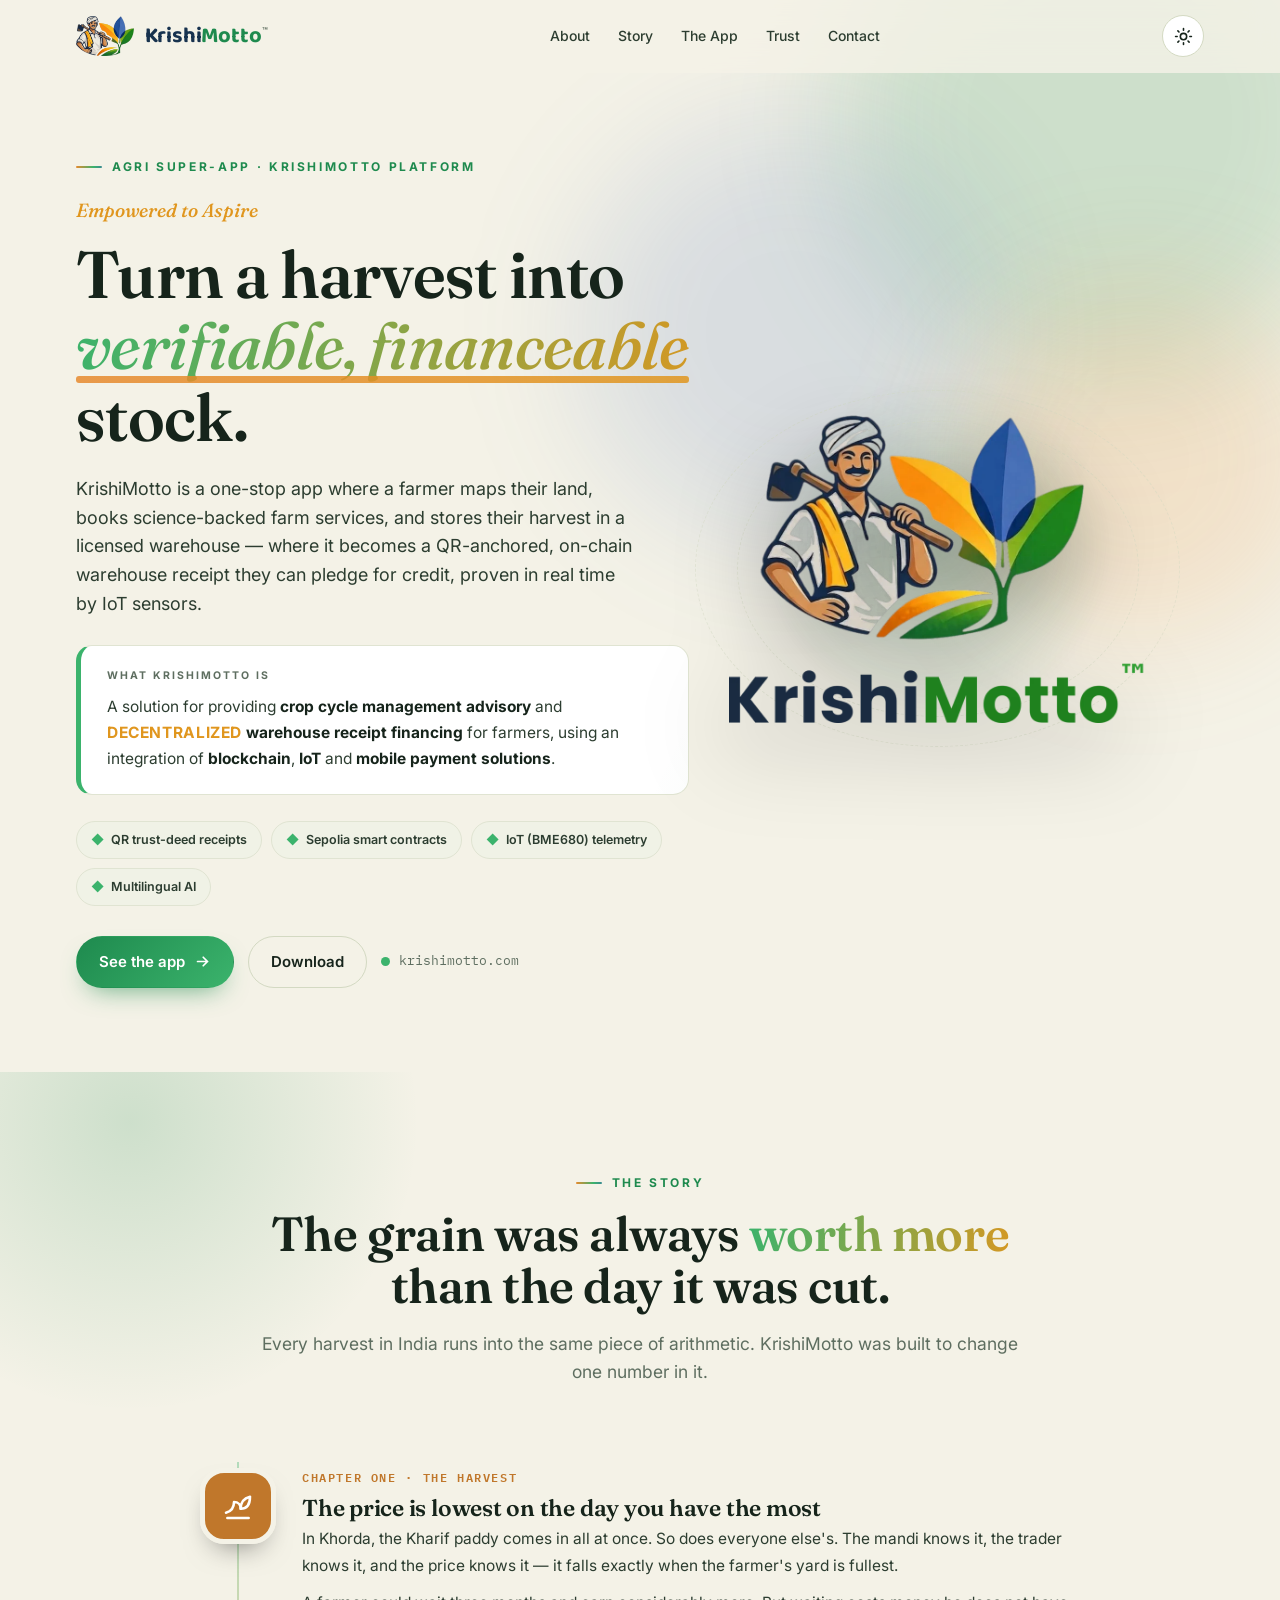
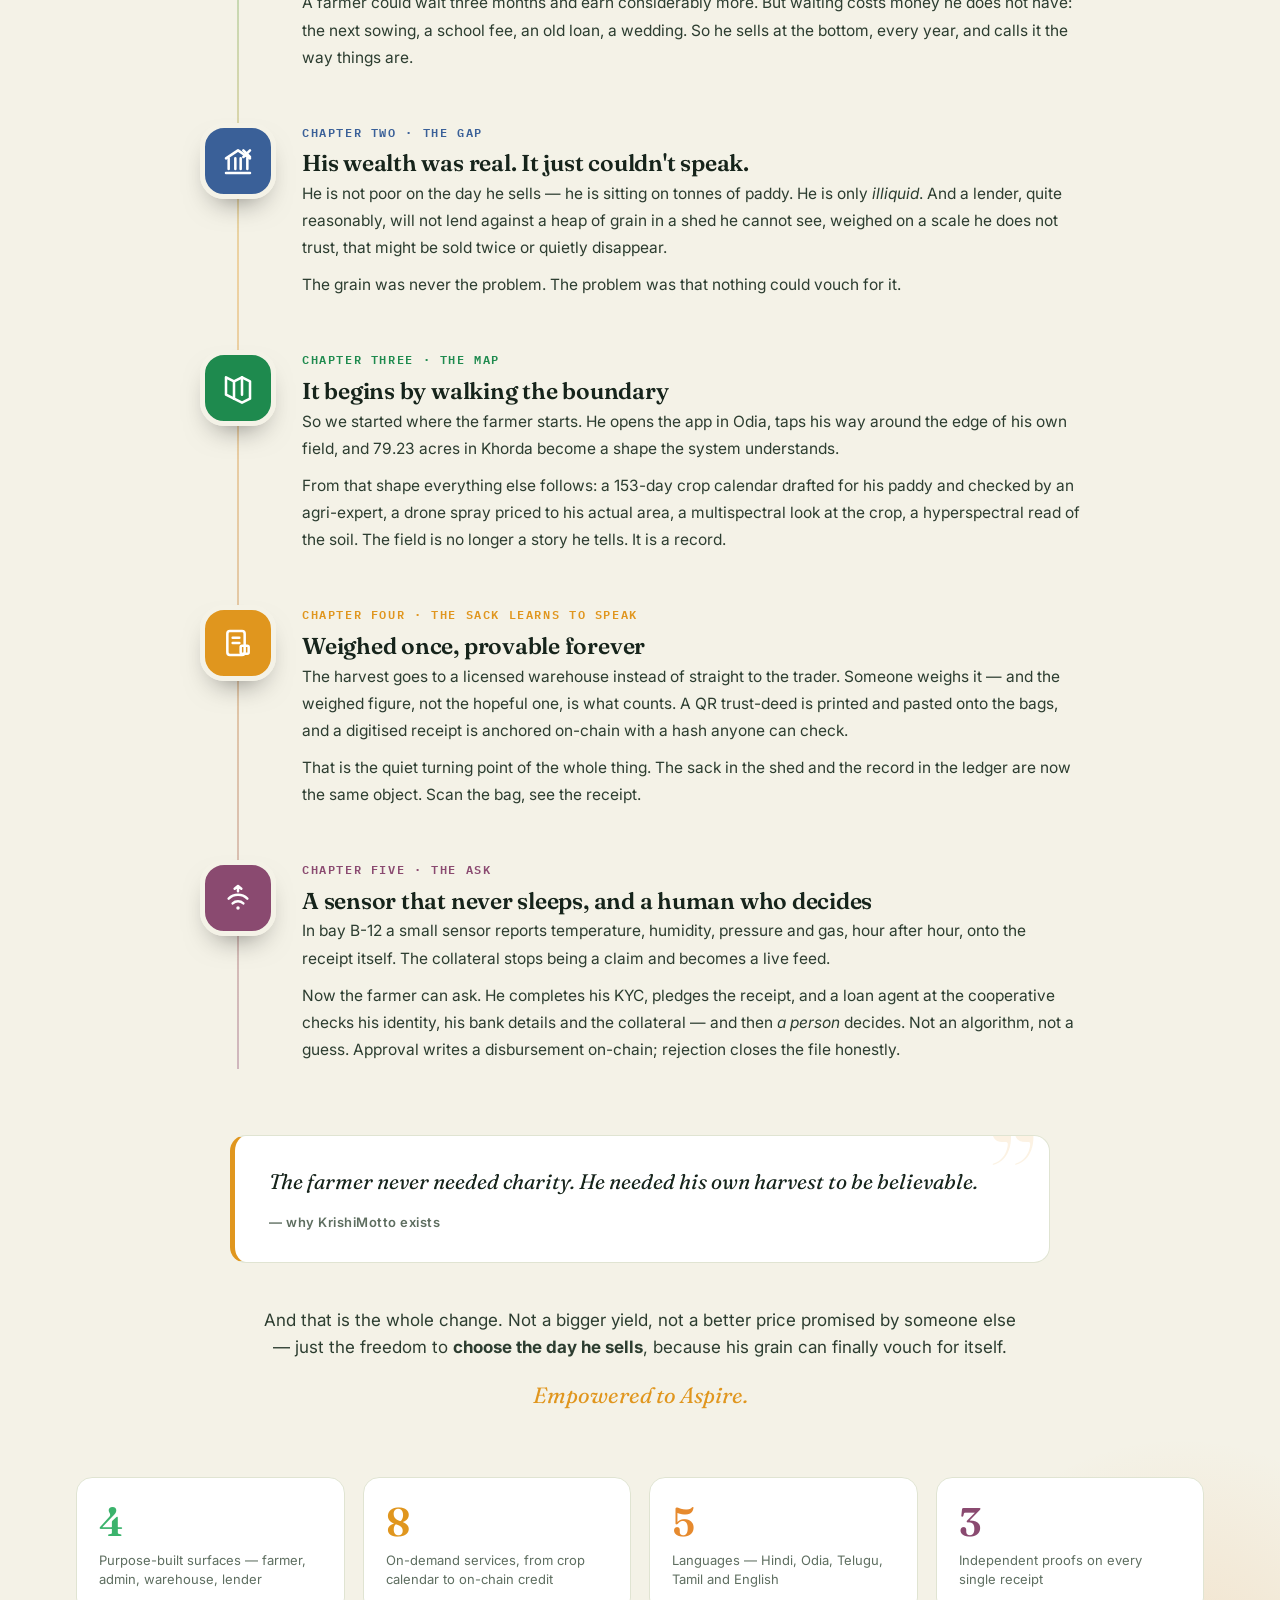
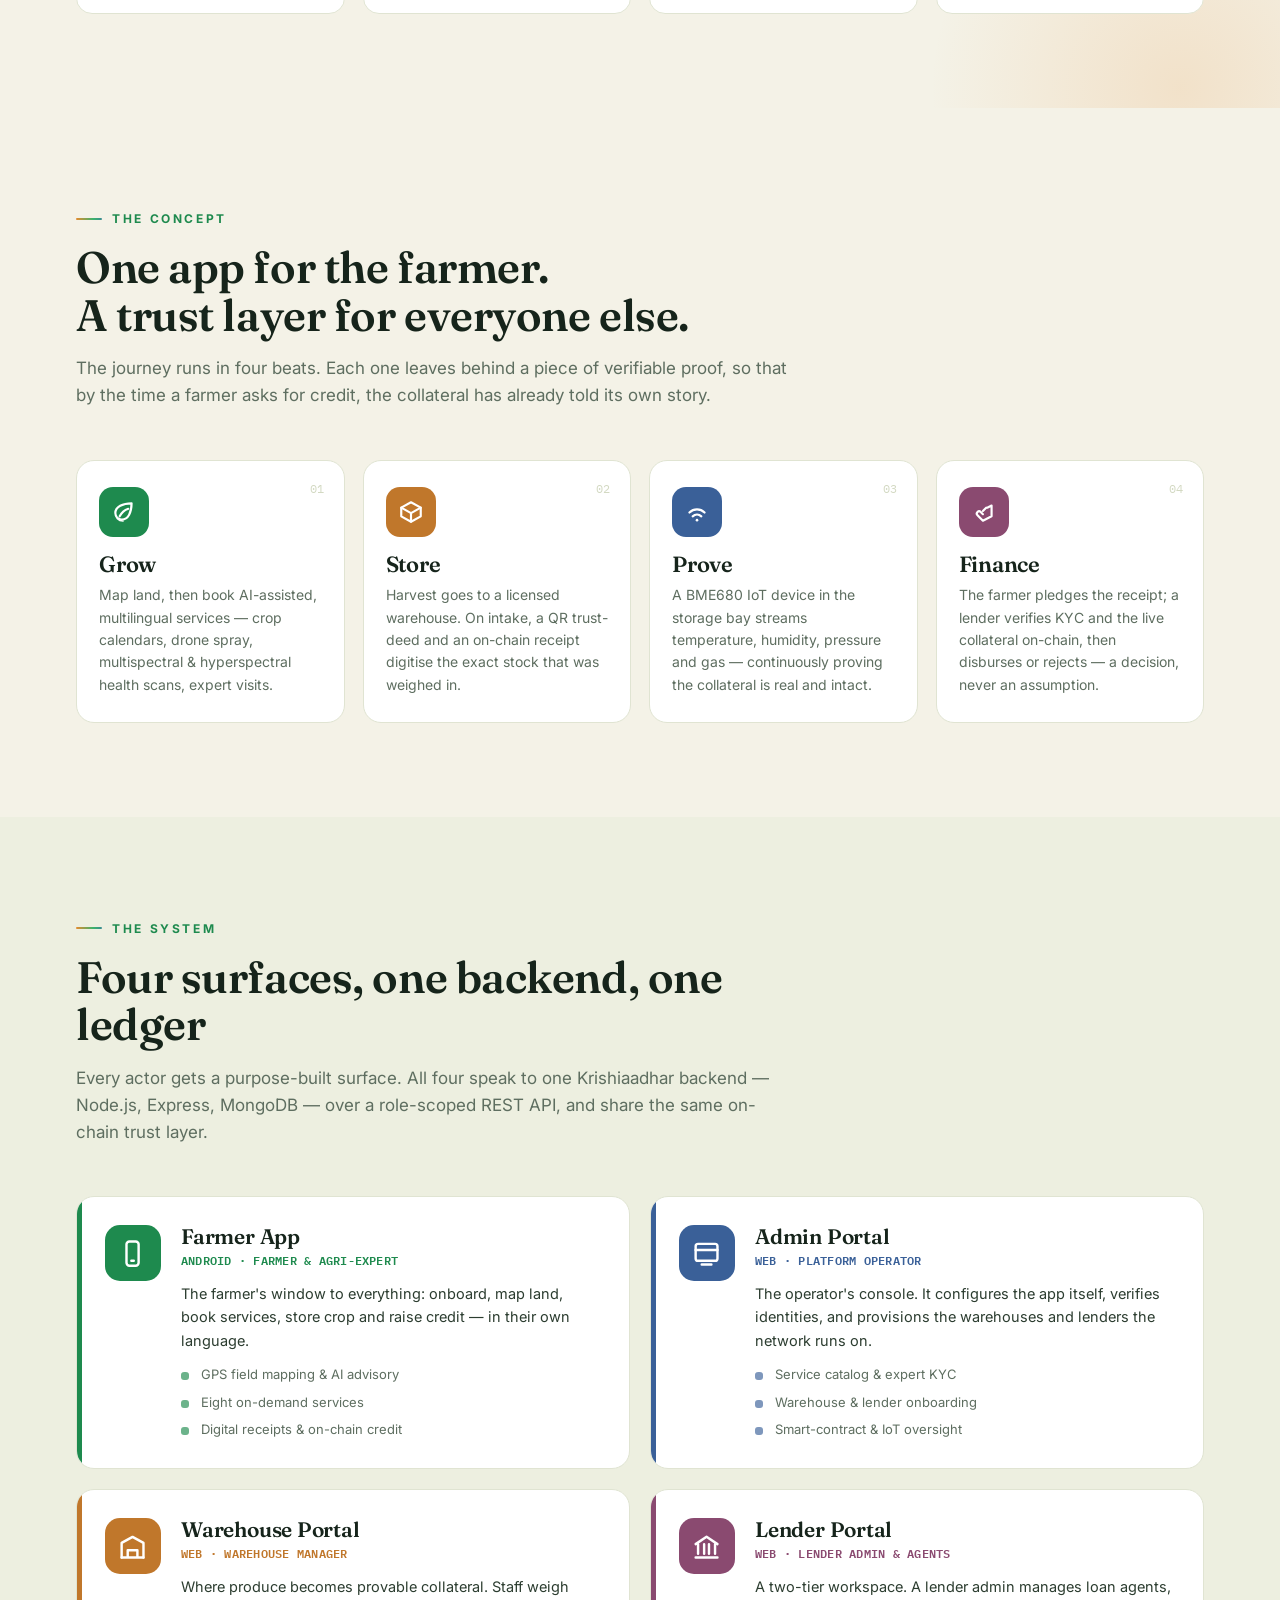
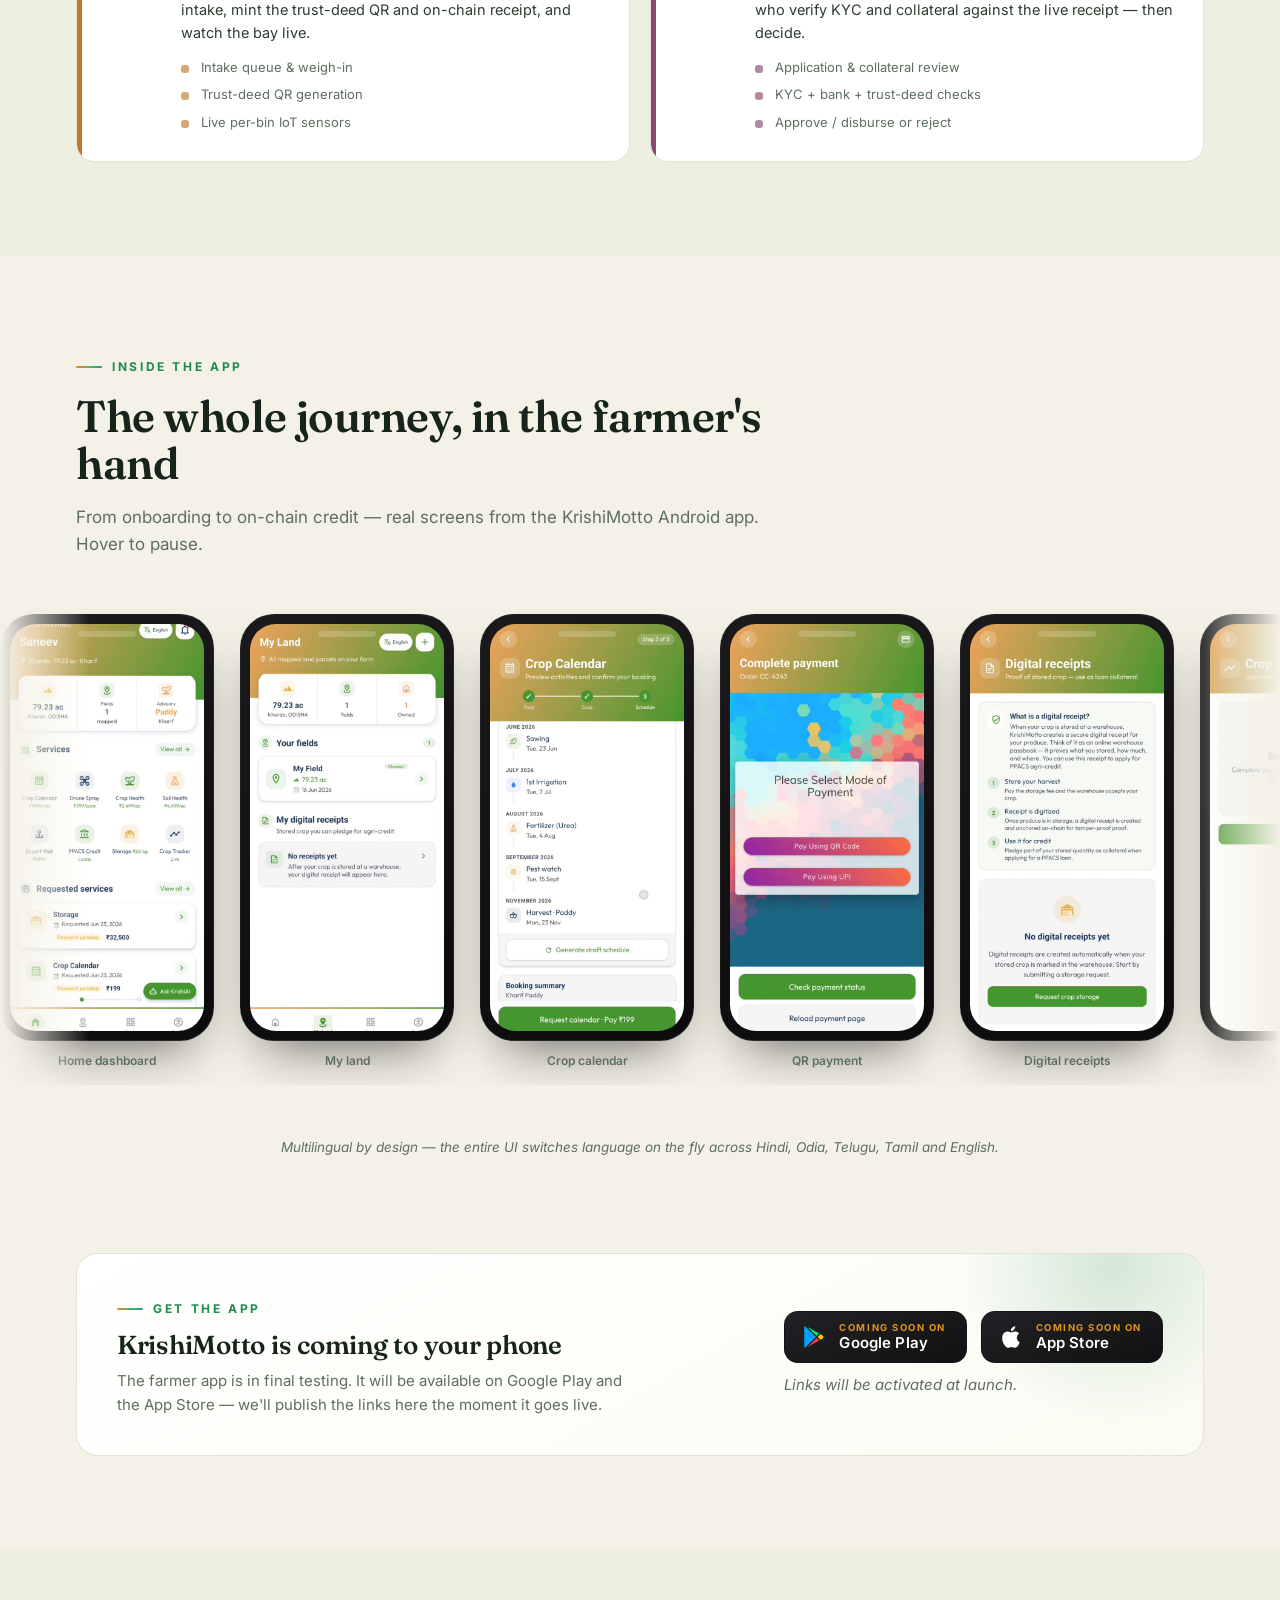
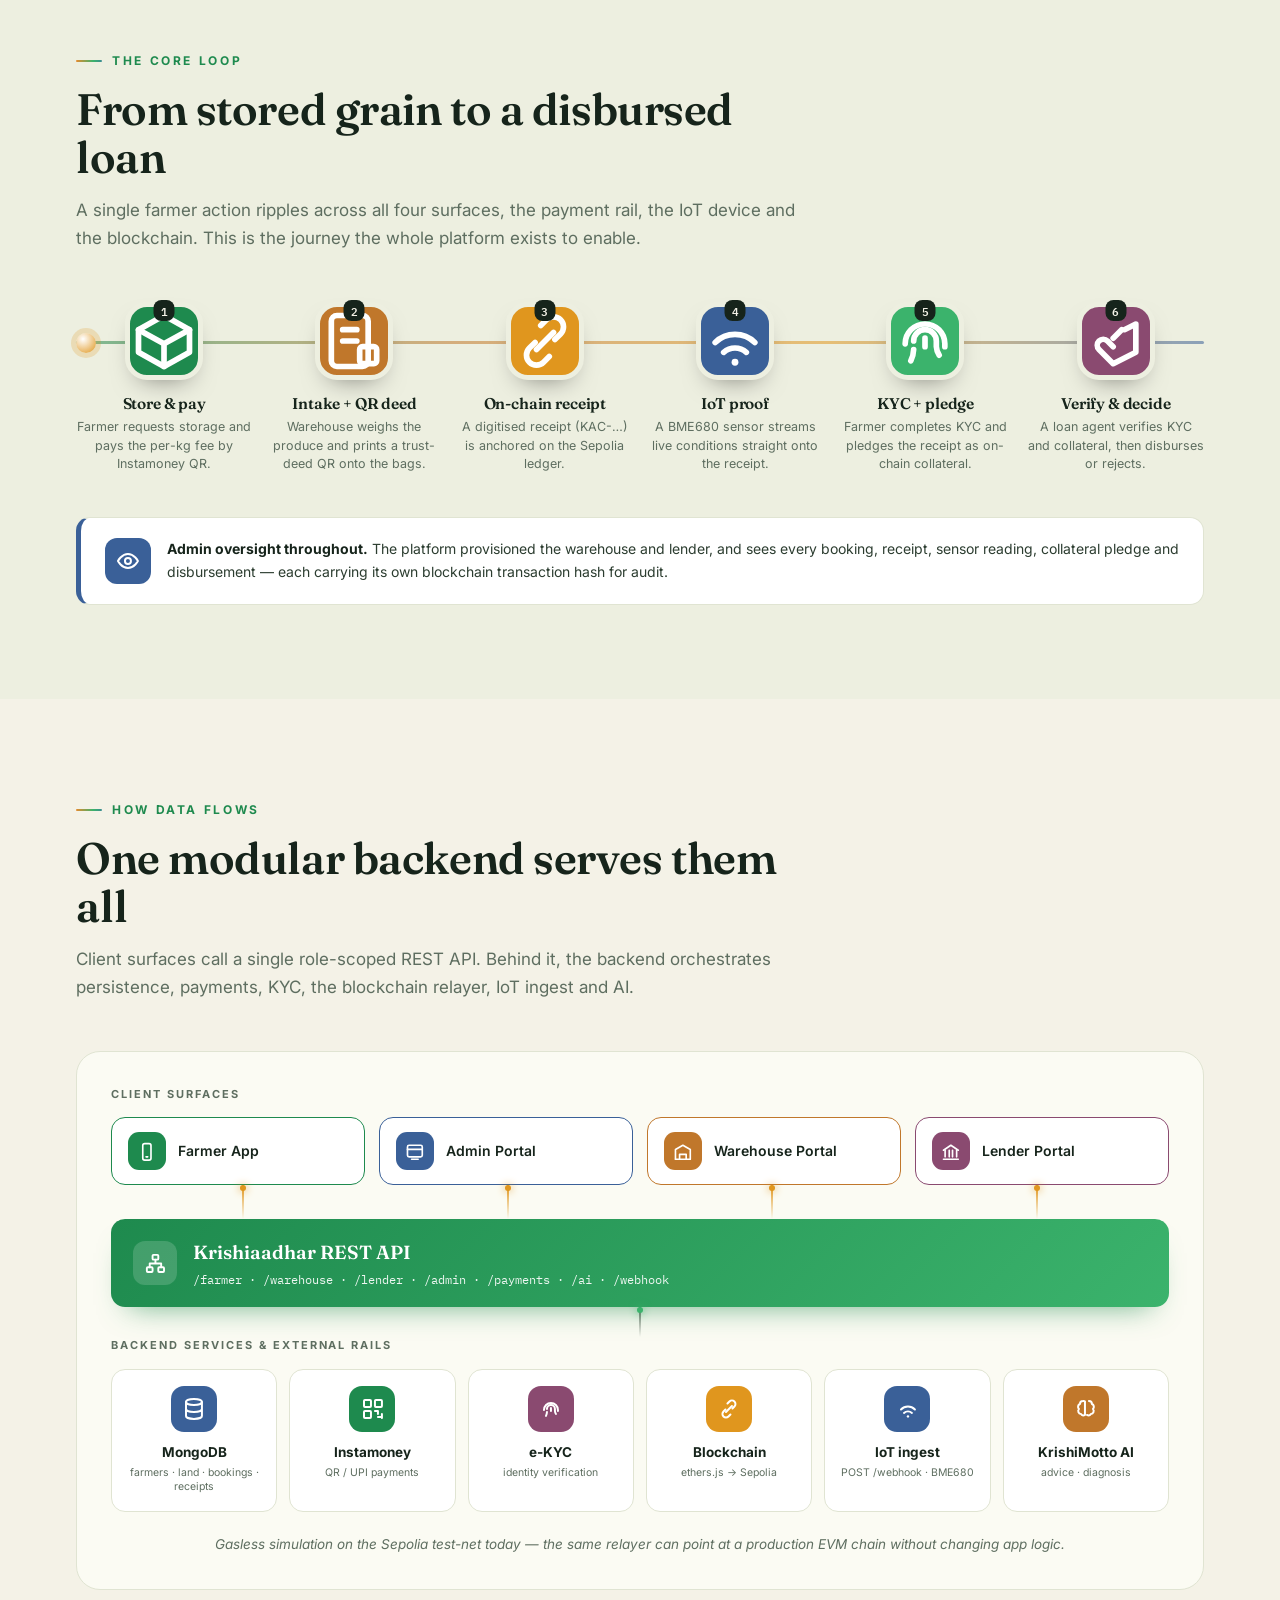
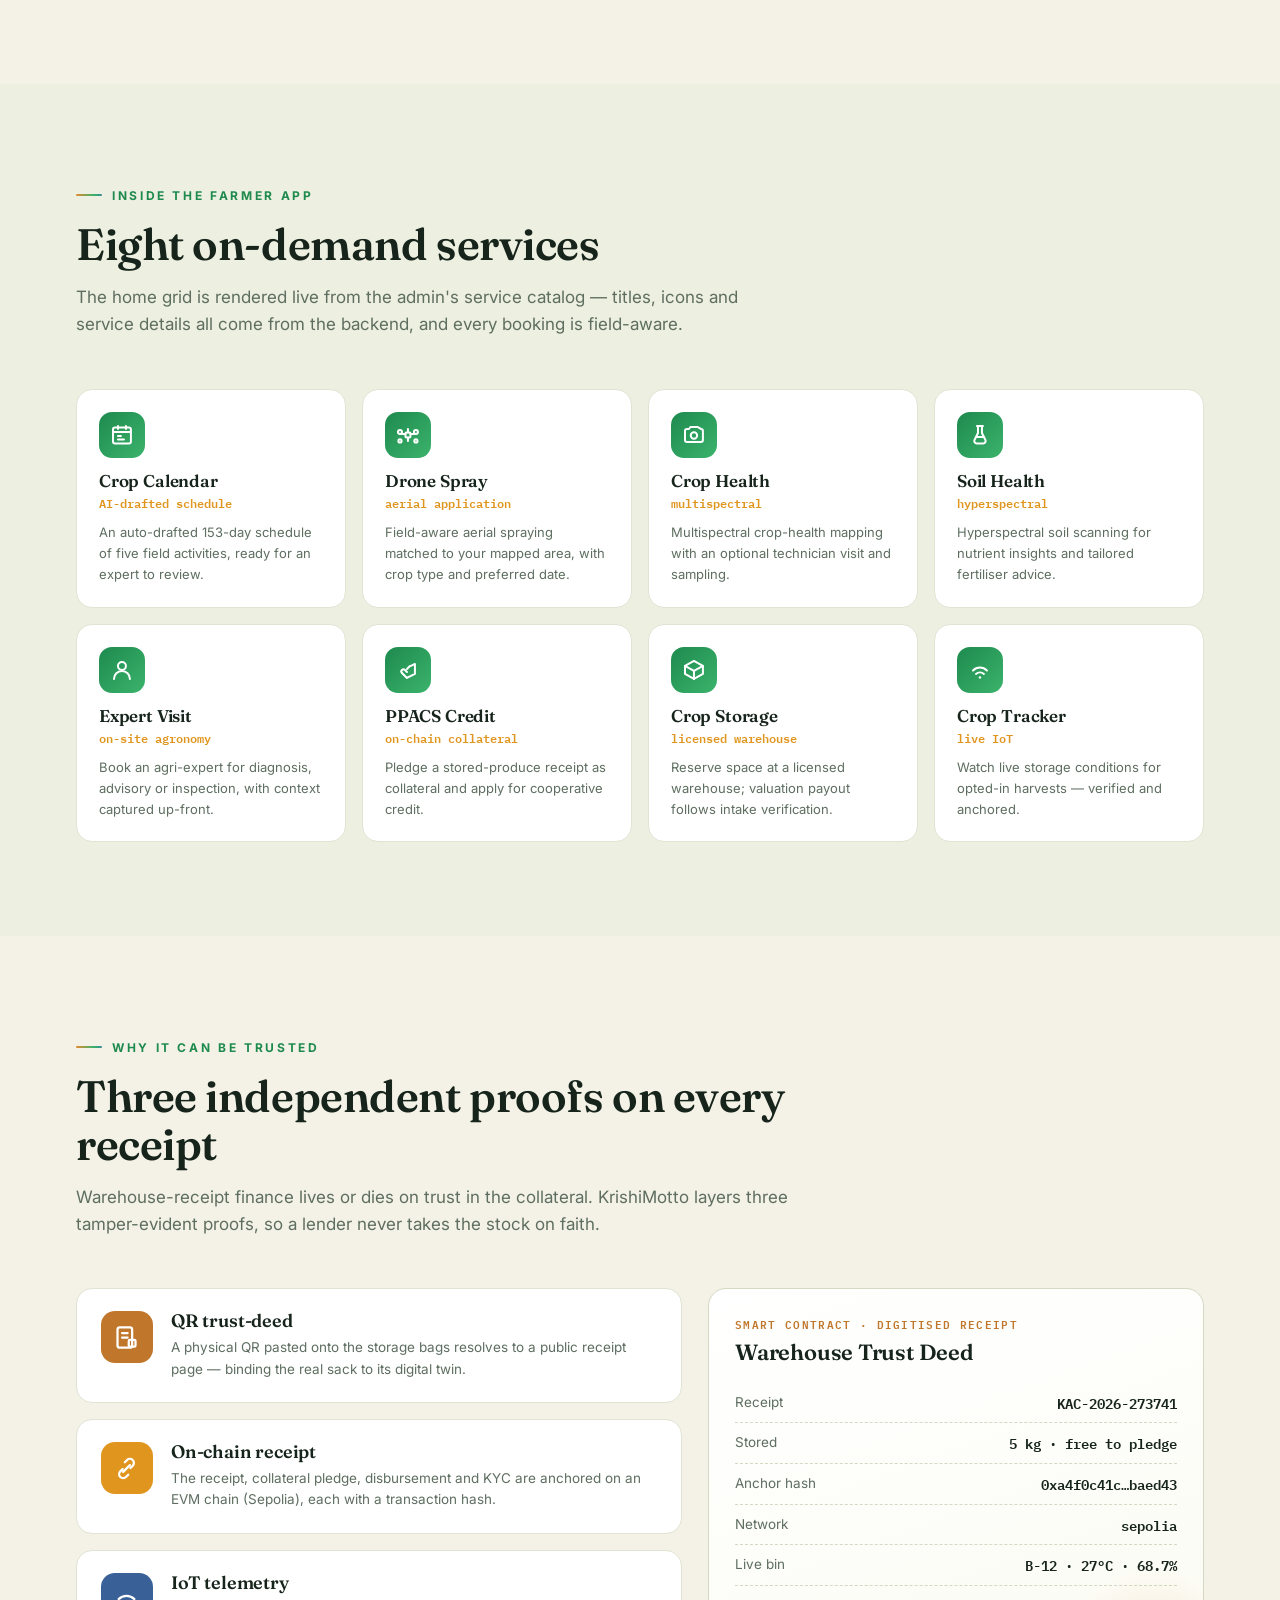
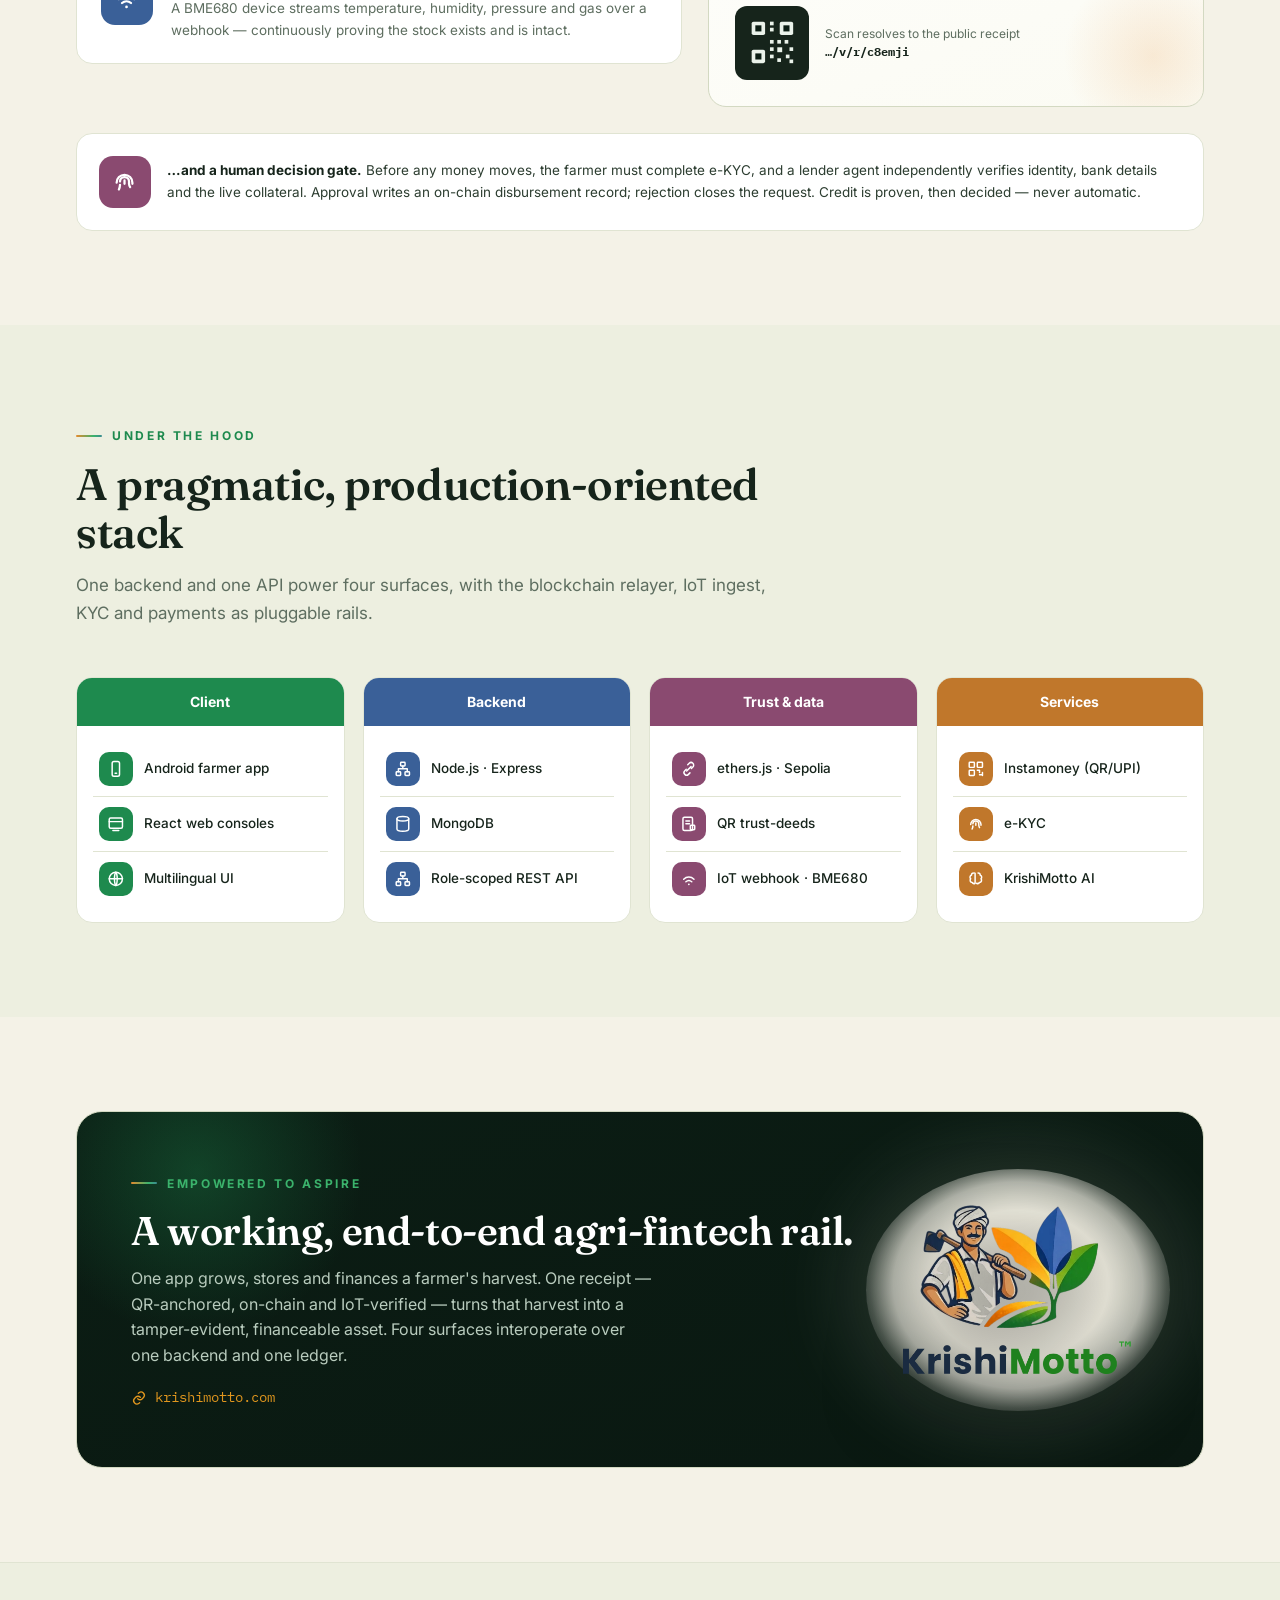
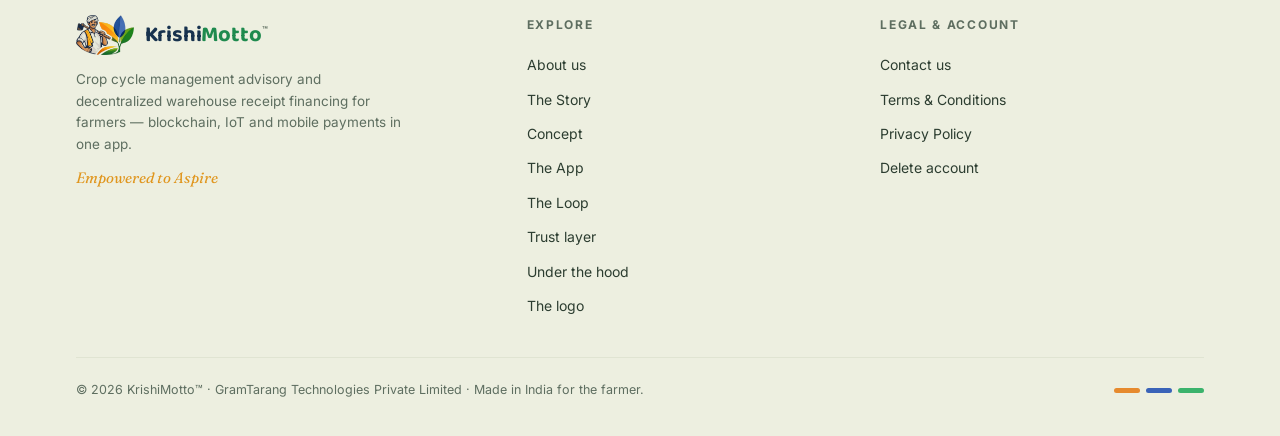
<file: index.html>
<!DOCTYPE html>
<html lang="en" data-theme="night">
<head>
<meta charset="UTF-8" />
<meta name="viewport" content="width=device-width, initial-scale=1.0" />
<title>KrishiMotto™ — Empowered to Aspire</title>
<meta name="description" content="KrishiMotto — a solution for providing crop cycle management advisory and decentralized warehouse receipt financing for farmers, using an integration of blockchain, IoT and mobile payment solutions." />
<link rel="icon" type="image/png" href="assets/img/favicon.png" />
<link rel="preconnect" href="https://fonts.googleapis.com">
<link rel="preconnect" href="https://fonts.gstatic.com" crossorigin>
<link href="https://fonts.googleapis.com/css2?family=Baloo+2:wght@600;700;800&family=Fraunces:opsz,wght@9..144,400;9..144,500;9..144,600;9..144,700&family=IBM+Plex+Mono:wght@400;500;600&family=Inter:wght@400;500;600;700&display=swap" rel="stylesheet">
<link rel="stylesheet" href="assets/css/style.css">
</head>
<body>
<div class="progress" id="progress"></div>

<header class="nav" id="nav">
  <div class="wrap navrow">
    <a class="brand" href="index.html" aria-label="KrishiMotto home">
      <img src="assets/img/logo-mark.png" alt="KrishiMotto" />
      <span class="wordmark"><span class="k">Krishi</span><span class="m">Motto</span><span class="tm">™</span></span>
    </a>
    <nav class="navlinks">
      <a href="about.html">About</a>
      <a href="#story">Story</a>
      <a href="#app">The App</a>
      <a href="#trust">Trust</a>
      <a href="contact.html">Contact</a>
    </nav>
    <div class="navtools">
      <button class="toggle" id="themeToggle" aria-label="Switch day / night mode" title="Switch day / night">
        <svg class="sun" viewBox="0 0 24 24" fill="none" stroke="currentColor" stroke-width="2" stroke-linecap="round"><circle cx="12" cy="12" r="4"/><path d="M12 2v2M12 20v2M4.9 4.9l1.4 1.4M17.7 17.7l1.4 1.4M2 12h2M20 12h2M4.9 19.1l1.4-1.4M17.7 6.3l1.4-1.4"/></svg>
        <svg class="moon" viewBox="0 0 24 24" fill="currentColor"><path d="M21 12.8A9 9 0 1 1 11.2 3a7 7 0 0 0 9.8 9.8z"/></svg>
      </button>
      <button class="toggle menu-btn" id="menuBtn" aria-label="Open menu">
        <svg viewBox="0 0 24 24" fill="none" stroke="currentColor" stroke-width="2" stroke-linecap="round"><path d="M4 7h16M4 12h16M4 17h16"/></svg>
      </button>
    </div>
  </div>
</header>
<div class="mobilemenu" id="mobilemenu">
  <a href="about.html">About us</a><a href="#story">Story</a><a href="#concept">Concept</a><a href="#app">The App</a>
  <a href="#journey">The Loop</a><a href="#trust">Trust</a><a href="#build">Under the hood</a>
  <a href="contact.html">Contact us</a><a href="delete-account.html">Delete account</a>
</div>

<!-- HERO -->
<section class="hero" id="top">
  <div class="hero-bg"><div class="blob b1"></div><div class="blob b2"></div><div class="blob b3"></div>
    <span class="particle" style="width:9px;height:9px;left:12%;bottom:22%;animation-duration:9s"></span>
    <span class="particle" style="width:7px;height:7px;left:26%;bottom:12%;animation-duration:11s;animation-delay:1.4s"></span>
    <span class="particle" style="width:11px;height:11px;left:44%;bottom:18%;animation-duration:8.5s;animation-delay:.7s"></span>
    <span class="particle" style="width:6px;height:6px;left:63%;bottom:10%;animation-duration:12s;animation-delay:2.1s"></span>
    <span class="particle" style="width:9px;height:9px;left:78%;bottom:26%;animation-duration:10s;animation-delay:1s"></span>
    <span class="particle" style="width:7px;height:7px;left:88%;bottom:15%;animation-duration:9.5s;animation-delay:2.6s"></span>
  </div>
  <div class="wrap hero-grid">
    <div class="hero-copy">
      <span class="eyebrow">Agri super-app · KrishiMotto platform</span>
      <p class="tagline">Empowered to Aspire</p>
      <h1>Turn a harvest into<br><span class="em grad">verifiable, financeable</span> stock.</h1>
      <p class="lead">KrishiMotto is a one-stop app where a farmer maps their land, books science-backed farm services, and stores their harvest in a licensed warehouse — where it becomes a QR-anchored, on-chain warehouse receipt they can pledge for credit, proven in real time by IoT sensors.</p>
      <div class="definition">
        <div class="kicker">What KrishiMotto is</div>
        <p>A solution for providing <b>crop cycle management advisory</b> and <span class="dec">DECENTRALIZED</span> <b>warehouse receipt financing</b> for farmers, using an integration of <b>blockchain</b>, <b>IoT</b> and <b>mobile payment solutions</b>.</p>
      </div>
      <div class="chips">
        <span class="chip"><b>◆</b> QR trust-deed receipts</span>
        <span class="chip"><b>◆</b> Sepolia smart contracts</span>
        <span class="chip"><b>◆</b> IoT (BME680) telemetry</span>
        <span class="chip"><b>◆</b> Multilingual AI</span>
      </div>
      <div class="cta">
        <a href="#app" class="btn btn-primary">See the app
          <svg width="17" height="17" viewBox="0 0 24 24" fill="none" stroke="currentColor" stroke-width="2.4" stroke-linecap="round"><path d="M5 12h14M13 6l6 6-6 6"/></svg>
        </a>
        <a href="#download" class="btn btn-ghost">Download</a>
        <span class="livedot"><i></i> krishimotto.com</span>
      </div>
    </div>
    <div class="hero-art">
      <div class="plate"></div>
      <div class="halo"></div>
      <div class="ring"></div><div class="ring r2"></div>
      <picture>
        <source srcset="assets/img/logo-full.webp" type="image/webp">
        <img class="hero-logo" src="assets/img/logo-full.png" alt="KrishiMotto — an Indian farmer beside a tricolour sapling, with the KrishiMotto wordmark" />
      </picture>
    </div>
  </div>
</section>

<!-- STORY -->
<section class="section aura" id="story">
  <div class="wrap">
    <div class="story-intro reveal">
      <span class="eyebrow" style="justify-content:center">The story</span>
      <h2>The grain was always <span class="grad">worth more</span> than the day it was cut.</h2>
      <p class="sub">Every harvest in India runs into the same piece of arithmetic. KrishiMotto was built to change one number in it.</p>
    </div>

    <div class="chapters">
      <div class="chapter reveal" style="--cc2:var(--amber)">
        <div class="marker"><div class="bead"><svg viewBox="0 0 24 24" fill="none" stroke="currentColor" stroke-width="1.9" stroke-linecap="round" stroke-linejoin="round"><path d="M3 17c4-1 6-4 6-8M9 9c3 0 5 2 5 5M4 21h16"/><path d="M14 14c0-5 3-8 7-9 0 6-2 9-7 9z"/></svg></div></div>
        <div class="body">
          <div class="when">Chapter one · The harvest</div>
          <h3>The price is lowest on the day you have the most</h3>
          <p>In Khorda, the Kharif paddy comes in all at once. So does everyone else's. The mandi knows it, the trader knows it, and the price knows it — it falls exactly when the farmer's yard is fullest.</p>
          <p>A farmer could wait three months and earn considerably more. But waiting costs money he does not have: the next sowing, a school fee, an old loan, a wedding. So he sells at the bottom, every year, and calls it the way things are.</p>
        </div>
      </div>

      <div class="chapter reveal" style="--cc2:var(--slate)">
        <div class="marker"><div class="bead"><svg viewBox="0 0 24 24" fill="none" stroke="currentColor" stroke-width="1.9" stroke-linecap="round" stroke-linejoin="round"><path d="M3 10l9-6 9 6"/><path d="M5 10v8M10 10v8M14 10v8M19 10v8M3 21h18"/><path d="M16 4l5 5M21 4l-5 5"/></svg></div></div>
        <div class="body">
          <div class="when">Chapter two · The gap</div>
          <h3>His wealth was real. It just couldn't speak.</h3>
          <p>He is not poor on the day he sells — he is sitting on tonnes of paddy. He is only <em>illiquid</em>. And a lender, quite reasonably, will not lend against a heap of grain in a shed he cannot see, weighed on a scale he does not trust, that might be sold twice or quietly disappear.</p>
          <p>The grain was never the problem. The problem was that nothing could vouch for it.</p>
        </div>
      </div>

      <div class="chapter reveal" style="--cc2:var(--green)">
        <div class="marker"><div class="bead"><svg viewBox="0 0 24 24" fill="none" stroke="currentColor" stroke-width="1.9" stroke-linecap="round" stroke-linejoin="round"><path d="M9 20l-6-3V4l6 3 6-3 6 3v13l-6 3-6-3z"/><path d="M9 7v13M15 4v13"/></svg></div></div>
        <div class="body">
          <div class="when">Chapter three · The map</div>
          <h3>It begins by walking the boundary</h3>
          <p>So we started where the farmer starts. He opens the app in Odia, taps his way around the edge of his own field, and 79.23 acres in Khorda become a shape the system understands.</p>
          <p>From that shape everything else follows: a 153-day crop calendar drafted for his paddy and checked by an agri-expert, a drone spray priced to his actual area, a multispectral look at the crop, a hyperspectral read of the soil. The field is no longer a story he tells. It is a record.</p>
        </div>
      </div>

      <div class="chapter reveal" style="--cc2:var(--gold)">
        <div class="marker"><div class="bead"><svg viewBox="0 0 24 24" fill="none" stroke="currentColor" stroke-width="1.9" stroke-linecap="round" stroke-linejoin="round"><rect x="4" y="3" width="13" height="18" rx="2"/><path d="M8 8h5M8 12h5"/><rect x="14" y="14" width="6" height="6" rx="1"/></svg></div></div>
        <div class="body">
          <div class="when">Chapter four · The sack learns to speak</div>
          <h3>Weighed once, provable forever</h3>
          <p>The harvest goes to a licensed warehouse instead of straight to the trader. Someone weighs it — and the weighed figure, not the hopeful one, is what counts. A QR trust-deed is printed and pasted onto the bags, and a digitised receipt is anchored on-chain with a hash anyone can check.</p>
          <p>That is the quiet turning point of the whole thing. The sack in the shed and the record in the ledger are now the same object. Scan the bag, see the receipt.</p>
        </div>
      </div>

      <div class="chapter reveal" style="--cc2:var(--plum)">
        <div class="marker"><div class="bead"><svg viewBox="0 0 24 24" fill="none" stroke="currentColor" stroke-width="1.9" stroke-linecap="round" stroke-linejoin="round"><path d="M5 12.5a10 10 0 0 1 14 0M8 16a6 6 0 0 1 8 0"/><circle cx="12" cy="19.5" r="1.3" fill="currentColor" stroke="none"/><path d="M12 3v4M9.5 5l2.5-2 2.5 2"/></svg></div></div>
        <div class="body">
          <div class="when">Chapter five · The ask</div>
          <h3>A sensor that never sleeps, and a human who decides</h3>
          <p>In bay B-12 a small sensor reports temperature, humidity, pressure and gas, hour after hour, onto the receipt itself. The collateral stops being a claim and becomes a live feed.</p>
          <p>Now the farmer can ask. He completes his KYC, pledges the receipt, and a loan agent at the cooperative checks his identity, his bank details and the collateral — and then <em>a person</em> decides. Not an algorithm, not a guess. Approval writes a disbursement on-chain; rejection closes the file honestly.</p>
        </div>
      </div>
    </div>

    <div class="pull reveal">
      <p>The farmer never needed charity. He needed his own harvest to be believable.</p>
      <div class="who">— why KrishiMotto exists</div>
    </div>

    <div class="story-close reveal">
      <p>And that is the whole change. Not a bigger yield, not a better price promised by someone else — just the freedom to <b>choose the day he sells</b>, because his grain can finally vouch for itself.</p>
      <p class="kicker">Empowered to Aspire.</p>
    </div>

    <div class="stats" style="margin-top:64px">
      <div class="stat reveal" data-d="0" style="--sc:var(--green2)"><div class="num"><span data-count="4">4</span></div><div class="lbl">Purpose-built surfaces — farmer, admin, warehouse, lender</div></div>
      <div class="stat reveal" data-d="1" style="--sc:var(--gold)"><div class="num"><span data-count="8">8</span></div><div class="lbl">On-demand services, from crop calendar to on-chain credit</div></div>
      <div class="stat reveal" data-d="2" style="--sc:var(--saffron)"><div class="num"><span data-count="5">5</span></div><div class="lbl">Languages — Hindi, Odia, Telugu, Tamil and English</div></div>
      <div class="stat reveal" data-d="3" style="--sc:var(--plum)"><div class="num"><span data-count="3">3</span></div><div class="lbl">Independent proofs on every single receipt</div></div>
    </div>
  </div>
</section>

<!-- CONCEPT -->
<section class="section" id="concept">
  <div class="wrap">
    <div class="head reveal">
      <span class="eyebrow">The concept</span>
      <h2>One app for the farmer.<br>A trust layer for everyone else.</h2>
      <p class="sub">The journey runs in four beats. Each one leaves behind a piece of verifiable proof, so that by the time a farmer asks for credit, the collateral has already told its own story.</p>
    </div>
    <div class="beats">
      <div class="beat reveal" data-d="0" style="--bc:var(--green)"><span class="step mono">01</span><div class="ic" style="background:var(--green)"><svg viewBox="0 0 24 24" fill="none" stroke="currentColor" stroke-width="2" stroke-linecap="round" stroke-linejoin="round"><path d="M11 20A7 7 0 0 1 4 13c0-6 7-9 15-9 0 8-3 15-9 15-2 0-3-1-3-1"/><path d="M8 16c2-4 5-6 8-7"/></svg></div><h3>Grow</h3><p>Map land, then book AI-assisted, multilingual services — crop calendars, drone spray, multispectral &amp; hyperspectral health scans, expert visits.</p></div>
      <div class="beat reveal" data-d="1" style="--bc:var(--amber)"><span class="step mono">02</span><div class="ic" style="background:var(--amber)"><svg viewBox="0 0 24 24" fill="none" stroke="currentColor" stroke-width="2" stroke-linecap="round" stroke-linejoin="round"><path d="M21 8l-9-5-9 5v8l9 5 9-5V8z"/><path d="M3 8l9 5 9-5M12 13v8"/></svg></div><h3>Store</h3><p>Harvest goes to a licensed warehouse. On intake, a QR trust-deed and an on-chain receipt digitise the exact stock that was weighed in.</p></div>
      <div class="beat reveal" data-d="2" style="--bc:var(--slate)"><span class="step mono">03</span><div class="ic" style="background:var(--slate)"><svg viewBox="0 0 24 24" fill="none" stroke="currentColor" stroke-width="2" stroke-linecap="round" stroke-linejoin="round"><path d="M5 12.5a10 10 0 0 1 14 0M8 16a6 6 0 0 1 8 0"/><circle cx="12" cy="19.5" r="1.2" fill="currentColor" stroke="none"/></svg></div><h3>Prove</h3><p>A BME680 IoT device in the storage bay streams temperature, humidity, pressure and gas — continuously proving the collateral is real and intact.</p></div>
      <div class="beat reveal" data-d="3" style="--bc:var(--plum)"><span class="step mono">04</span><div class="ic" style="background:var(--plum)"><svg viewBox="0 0 24 24" fill="none" stroke="currentColor" stroke-width="2" stroke-linecap="round" stroke-linejoin="round"><path d="M11 14l-2-2a2 2 0 0 0-3 3l5 5 8-4V6l-4 2"/><path d="M14 8l-3 3"/></svg></div><h3>Finance</h3><p>The farmer pledges the receipt; a lender verifies KYC and the live collateral on-chain, then disburses or rejects — a decision, never an assumption.</p></div>
    </div>
  </div>
</section>

<!-- SURFACES -->
<section class="section alt" id="surfaces">
  <div class="wrap">
    <div class="head reveal">
      <span class="eyebrow">The system</span>
      <h2>Four surfaces, one backend, one ledger</h2>
      <p class="sub">Every actor gets a purpose-built surface. All four speak to one Krishiaadhar backend — Node.js, Express, MongoDB — over a role-scoped REST API, and share the same on-chain trust layer.</p>
    </div>
    <div class="surfaces">
      <div class="surf reveal" data-d="0" style="--sc:var(--green)">
        <div class="ic"><svg viewBox="0 0 24 24" fill="none" stroke="currentColor" stroke-width="2" stroke-linecap="round" stroke-linejoin="round"><rect x="7" y="2" width="10" height="20" rx="2.4"/><path d="M11 18h2"/></svg></div>
        <div><h3>Farmer App</h3><div class="role">ANDROID · FARMER &amp; AGRI-EXPERT</div>
        <p>The farmer's window to everything: onboard, map land, book services, store crop and raise credit — in their own language.</p>
        <ul><li>GPS field mapping &amp; AI advisory</li><li>Eight on-demand services</li><li>Digital receipts &amp; on-chain credit</li></ul></div>
      </div>
      <div class="surf reveal" data-d="1" style="--sc:var(--slate)">
        <div class="ic"><svg viewBox="0 0 24 24" fill="none" stroke="currentColor" stroke-width="2" stroke-linecap="round" stroke-linejoin="round"><rect x="3" y="4" width="18" height="14" rx="2"/><path d="M3 9h18M8 21h8"/></svg></div>
        <div><h3>Admin Portal</h3><div class="role">WEB · PLATFORM OPERATOR</div>
        <p>The operator's console. It configures the app itself, verifies identities, and provisions the warehouses and lenders the network runs on.</p>
        <ul><li>Service catalog &amp; expert KYC</li><li>Warehouse &amp; lender onboarding</li><li>Smart-contract &amp; IoT oversight</li></ul></div>
      </div>
      <div class="surf reveal" data-d="0" style="--sc:var(--amber)">
        <div class="ic"><svg viewBox="0 0 24 24" fill="none" stroke="currentColor" stroke-width="2" stroke-linecap="round" stroke-linejoin="round"><path d="M3 21V9l9-5 9 5v12"/><path d="M3 21h18M8 21v-6h8v6"/></svg></div>
        <div><h3>Warehouse Portal</h3><div class="role">WEB · WAREHOUSE MANAGER</div>
        <p>Where produce becomes provable collateral. Staff weigh intake, mint the trust-deed QR and on-chain receipt, and watch the bay live.</p>
        <ul><li>Intake queue &amp; weigh-in</li><li>Trust-deed QR generation</li><li>Live per-bin IoT sensors</li></ul></div>
      </div>
      <div class="surf reveal" data-d="1" style="--sc:var(--plum)">
        <div class="ic"><svg viewBox="0 0 24 24" fill="none" stroke="currentColor" stroke-width="2" stroke-linecap="round" stroke-linejoin="round"><path d="M3 10l9-6 9 6"/><path d="M5 10v8M10 10v8M14 10v8M19 10v8M3 21h18"/></svg></div>
        <div><h3>Lender Portal</h3><div class="role">WEB · LENDER ADMIN &amp; AGENTS</div>
        <p>A two-tier workspace. A lender admin manages loan agents, who verify KYC and collateral against the live receipt — then decide.</p>
        <ul><li>Application &amp; collateral review</li><li>KYC + bank + trust-deed checks</li><li>Approve / disburse or reject</li></ul></div>
      </div>
    </div>
  </div>
</section>

<!-- APP SHOWCASE -->
<section class="section" id="app">
  <div class="wrap">
    <div class="head reveal">
      <span class="eyebrow">Inside the app</span>
      <h2>The whole journey, in the farmer's hand</h2>
      <p class="sub">From onboarding to on-chain credit — real screens from the KrishiMotto Android app. Hover to pause.</p>
    </div>
  </div>
  <div class="marquee reveal" style="padding-bottom:44px">
    <div class="marquee-track">
      <div class="phone"><img src="assets/img/shots/home.jpg" alt="Farmer app home dashboard" loading="lazy"><span class="cap">Home dashboard</span></div>
      <div class="phone"><img src="assets/img/shots/land.jpg" alt="Mapped land parcels" loading="lazy"><span class="cap">My land</span></div>
      <div class="phone"><img src="assets/img/shots/calendar.jpg" alt="Crop calendar schedule" loading="lazy"><span class="cap">Crop calendar</span></div>
      <div class="phone"><img src="assets/img/shots/payment.jpg" alt="Instamoney QR payment" loading="lazy"><span class="cap">QR payment</span></div>
      <div class="phone"><img src="assets/img/shots/receipts.jpg" alt="Digital receipts" loading="lazy"><span class="cap">Digital receipts</span></div>
      <div class="phone"><img src="assets/img/shots/tracker.jpg" alt="Crop tracker live IoT" loading="lazy"><span class="cap">Crop tracker</span></div>
      <div class="phone"><img src="assets/img/shots/credit.jpg" alt="PPACS credit application" loading="lazy"><span class="cap">PPACS credit</span></div>
      <div class="phone"><img src="assets/img/shots/ai.jpg" alt="KrishiAI assistant" loading="lazy"><span class="cap">KrishiAI</span></div>
      <!-- duplicate for seamless loop -->
      <div class="phone" aria-hidden="true"><img src="assets/img/shots/home.jpg" alt="" loading="lazy"><span class="cap">Home dashboard</span></div>
      <div class="phone" aria-hidden="true"><img src="assets/img/shots/land.jpg" alt="" loading="lazy"><span class="cap">My land</span></div>
      <div class="phone" aria-hidden="true"><img src="assets/img/shots/calendar.jpg" alt="" loading="lazy"><span class="cap">Crop calendar</span></div>
      <div class="phone" aria-hidden="true"><img src="assets/img/shots/payment.jpg" alt="" loading="lazy"><span class="cap">QR payment</span></div>
      <div class="phone" aria-hidden="true"><img src="assets/img/shots/receipts.jpg" alt="" loading="lazy"><span class="cap">Digital receipts</span></div>
      <div class="phone" aria-hidden="true"><img src="assets/img/shots/tracker.jpg" alt="" loading="lazy"><span class="cap">Crop tracker</span></div>
      <div class="phone" aria-hidden="true"><img src="assets/img/shots/credit.jpg" alt="" loading="lazy"><span class="cap">PPACS credit</span></div>
      <div class="phone" aria-hidden="true"><img src="assets/img/shots/ai.jpg" alt="" loading="lazy"><span class="cap">KrishiAI</span></div>
    </div>
  </div>
  <div class="wrap"><p class="shot-note reveal">Multilingual by design — the entire UI switches language on the fly across Hindi, Odia, Telugu, Tamil and English.</p></div>
</section>

<!-- DOWNLOAD -->
<section class="section" id="download" style="padding-top:0">
  <div class="wrap">
    <div class="dlband reveal">
      <div>
        <span class="eyebrow">Get the app</span>
        <h3 style="margin-top:12px">KrishiMotto is coming to your phone</h3>
        <p>The farmer app is in final testing. It will be available on Google Play and the App Store — we'll publish the links here the moment it goes live.</p>
      </div>
      <div>
        <div class="stores">
          <span class="store" role="link" aria-disabled="true" title="Google Play — coming soon">
            <svg viewBox="0 0 24 24" aria-hidden="true">
              <path fill="#00A0FF" d="M3,20.5V3.5C3,2.91 3.34,2.39 3.84,2.15L13.69,12L3.84,21.85C3.34,21.6 3,21.09 3,20.5Z"/>
              <path fill="#FF3A44" d="M16.81,15.12L6.05,21.34L14.54,12.85L16.81,15.12Z"/>
              <path fill="#FFCE00" d="M20.16,10.81C20.5,11.08 20.75,11.5 20.75,12C20.75,12.5 20.53,12.9 20.18,13.18L17.89,14.5L15.39,12L17.89,9.5L20.16,10.81Z"/>
              <path fill="#00E676" d="M6.05,2.66L16.81,8.88L14.54,11.15L6.05,2.66Z"/>
            </svg>
            <span class="txt"><small>Coming soon on</small><b>Google Play</b></span>
          </span>
          <span class="store" role="link" aria-disabled="true" title="App Store — coming soon">
            <svg viewBox="0 0 24 24" aria-hidden="true">
              <path fill="#ffffff" d="M18.71,19.5C17.88,20.74 17,21.95 15.66,21.97C14.32,22 13.89,21.18 12.37,21.18C10.84,21.18 10.37,21.95 9.1,22C7.79,22.05 6.8,20.68 5.96,19.47C4.25,17 2.94,12.45 4.7,9.39C5.57,7.87 7.13,6.91 8.82,6.88C10.1,6.86 11.32,7.75 12.11,7.75C12.89,7.75 14.37,6.68 15.92,6.84C16.57,6.87 18.39,7.1 19.56,8.82C19.47,8.88 17.39,10.1 17.41,12.63C17.44,15.65 20.06,16.66 20.09,16.67C20.06,16.74 19.67,18.11 18.71,19.5M13,3.5C13.73,2.67 14.94,2.04 15.94,2C16.07,3.17 15.6,4.35 14.9,5.19C14.21,6.04 13.07,6.7 11.95,6.61C11.8,5.46 12.36,4.26 13,3.5Z"/>
            </svg>
            <span class="txt"><small>Coming soon on</small><b>App Store</b></span>
          </span>
        </div>
        <p class="stores-note">Links will be activated at launch.</p>
      </div>
    </div>
  </div>
</section>

<!-- JOURNEY -->
<section class="section alt" id="journey">
  <div class="wrap">
    <div class="head reveal">
      <span class="eyebrow">The core loop</span>
      <h2>From stored grain to a disbursed loan</h2>
      <p class="sub">A single farmer action ripples across all four surfaces, the payment rail, the IoT device and the blockchain. This is the journey the whole platform exists to enable.</p>
    </div>
    <div class="rail-wrap reveal">
      <div class="rail">
        <div class="rail-line"></div><div class="seed"></div>
        <div class="node" style="--nc:var(--green)"><div class="dot"><span class="n">1</span><svg viewBox="0 0 24 24" fill="none" stroke="currentColor" stroke-width="2" stroke-linecap="round" stroke-linejoin="round"><path d="M21 8l-9-5-9 5v8l9 5 9-5V8z"/><path d="M3 8l9 5 9-5M12 13v8"/></svg></div><h4>Store &amp; pay</h4><p>Farmer requests storage and pays the per-kg fee by Instamoney QR.</p></div>
        <div class="node" style="--nc:var(--amber)"><div class="dot"><span class="n">2</span><svg viewBox="0 0 24 24" fill="none" stroke="currentColor" stroke-width="2" stroke-linecap="round" stroke-linejoin="round"><rect x="4" y="3" width="13" height="18" rx="2"/><path d="M8 8h5M8 12h5"/><rect x="14" y="14" width="6" height="6" rx="1"/></svg></div><h4>Intake + QR deed</h4><p>Warehouse weighs the produce and prints a trust-deed QR onto the bags.</p></div>
        <div class="node" style="--nc:var(--gold)"><div class="dot"><span class="n">3</span><svg viewBox="0 0 24 24" fill="none" stroke="currentColor" stroke-width="2" stroke-linecap="round" stroke-linejoin="round"><path d="M9 15l6-6"/><path d="M8.5 12.5l-2 2a3.5 3.5 0 0 0 5 5l2-2"/><path d="M15.5 11.5l2-2a3.5 3.5 0 0 0-5-5l-2 2"/></svg></div><h4>On-chain receipt</h4><p>A digitised receipt (KAC-…) is anchored on the Sepolia ledger.</p></div>
        <div class="node" style="--nc:var(--slate)"><div class="dot"><span class="n">4</span><svg viewBox="0 0 24 24" fill="none" stroke="currentColor" stroke-width="2" stroke-linecap="round" stroke-linejoin="round"><path d="M5 12.5a10 10 0 0 1 14 0M8 16a6 6 0 0 1 8 0"/><circle cx="12" cy="19.5" r="1.2" fill="currentColor" stroke="none"/></svg></div><h4>IoT proof</h4><p>A BME680 sensor streams live conditions straight onto the receipt.</p></div>
        <div class="node" style="--nc:var(--green2)"><div class="dot"><span class="n">5</span><svg viewBox="0 0 24 24" fill="none" stroke="currentColor" stroke-width="2" stroke-linecap="round" stroke-linejoin="round"><path d="M12 11v3M8 12a4 4 0 0 1 8 0v2a6 6 0 0 0 1 3"/><path d="M5 13a7 7 0 0 1 14 0v1M7 19a10 10 0 0 0 1-4"/></svg></div><h4>KYC + pledge</h4><p>Farmer completes KYC and pledges the receipt as on-chain collateral.</p></div>
        <div class="node" style="--nc:var(--plum)"><div class="dot"><span class="n">6</span><svg viewBox="0 0 24 24" fill="none" stroke="currentColor" stroke-width="2" stroke-linecap="round" stroke-linejoin="round"><path d="M11 14l-2-2a2 2 0 0 0-3 3l5 5 8-4V6l-4 2"/><path d="M14 8l-3 3"/></svg></div><h4>Verify &amp; decide</h4><p>A loan agent verifies KYC and collateral, then disburses or rejects.</p></div>
      </div>
    </div>
    <div class="oversight reveal">
      <div class="ic"><svg viewBox="0 0 24 24" fill="none" stroke="currentColor" stroke-width="2" stroke-linecap="round" stroke-linejoin="round"><path d="M2 12s3.5-7 10-7 10 7 10 7-3.5 7-10 7-10-7-10-7z"/><circle cx="12" cy="12" r="3"/></svg></div>
      <p><b>Admin oversight throughout.</b> The platform provisioned the warehouse and lender, and sees every booking, receipt, sensor reading, collateral pledge and disbursement — each carrying its own blockchain transaction hash for audit.</p>
    </div>
  </div>
</section>

<!-- ARCHITECTURE -->
<section class="section" id="architecture">
  <div class="wrap">
    <div class="head reveal">
      <span class="eyebrow">How data flows</span>
      <h2>One modular backend serves them all</h2>
      <p class="sub">Client surfaces call a single role-scoped REST API. Behind it, the backend orchestrates persistence, payments, KYC, the blockchain relayer, IoT ingest and AI.</p>
    </div>
    <div class="arch reveal">
      <div class="tier-label">Client surfaces</div>
      <div class="clients">
        <div class="cnode" style="--cc:var(--green)"><div class="ic"><svg viewBox="0 0 24 24" fill="none" stroke="currentColor" stroke-width="2" stroke-linecap="round" stroke-linejoin="round"><rect x="7" y="2" width="10" height="20" rx="2.4"/><path d="M11 18h2"/></svg></div>Farmer App</div>
        <div class="cnode" style="--cc:var(--slate)"><div class="ic"><svg viewBox="0 0 24 24" fill="none" stroke="currentColor" stroke-width="2" stroke-linecap="round" stroke-linejoin="round"><rect x="3" y="4" width="18" height="14" rx="2"/><path d="M3 9h18M8 21h8"/></svg></div>Admin Portal</div>
        <div class="cnode" style="--cc:var(--amber)"><div class="ic"><svg viewBox="0 0 24 24" fill="none" stroke="currentColor" stroke-width="2" stroke-linecap="round" stroke-linejoin="round"><path d="M3 21V9l9-5 9 5v12"/><path d="M3 21h18M8 21v-6h8v6"/></svg></div>Warehouse Portal</div>
        <div class="cnode" style="--cc:var(--plum)"><div class="ic"><svg viewBox="0 0 24 24" fill="none" stroke="currentColor" stroke-width="2" stroke-linecap="round" stroke-linejoin="round"><path d="M3 10l9-6 9 6"/><path d="M5 10v8M10 10v8M14 10v8M19 10v8M3 21h18"/></svg></div>Lender Portal</div>
      </div>
      <div class="arrows"><span></span><span></span><span></span><span></span></div>
      <div class="apibar">
        <div class="ic"><svg viewBox="0 0 24 24" fill="none" stroke="currentColor" stroke-width="2" stroke-linecap="round" stroke-linejoin="round"><rect x="9" y="3" width="6" height="5" rx="1"/><rect x="3" y="16" width="6" height="5" rx="1"/><rect x="15" y="16" width="6" height="5" rx="1"/><path d="M12 8v4M12 12H6v4M12 12h6v4"/></svg></div>
        <div><b>Krishiaadhar REST API</b><code>/farmer · /warehouse · /lender · /admin · /payments · /ai · /webhook</code></div>
      </div>
      <div class="downarrow"><span></span></div>
      <div class="tier-label">Backend services &amp; external rails</div>
      <div class="rails">
        <div class="rail-card" style="--rc:var(--slate)"><div class="ic"><svg viewBox="0 0 24 24" fill="none" stroke="currentColor" stroke-width="2" stroke-linecap="round" stroke-linejoin="round"><ellipse cx="12" cy="5" rx="8" ry="3"/><path d="M4 5v14c0 1.7 3.6 3 8 3s8-1.3 8-3V5M4 12c0 1.7 3.6 3 8 3s8-1.3 8-3"/></svg></div><b>MongoDB</b><small>farmers · land · bookings · receipts</small></div>
        <div class="rail-card" style="--rc:var(--green)"><div class="ic"><svg viewBox="0 0 24 24" fill="none" stroke="currentColor" stroke-width="2" stroke-linecap="round" stroke-linejoin="round"><rect x="3" y="3" width="7" height="7" rx="1"/><rect x="14" y="3" width="7" height="7" rx="1"/><rect x="3" y="14" width="7" height="7" rx="1"/><path d="M14 14h3v3M17 20h4M21 17v4"/></svg></div><b>Instamoney</b><small>QR / UPI payments</small></div>
        <div class="rail-card" style="--rc:var(--plum)"><div class="ic"><svg viewBox="0 0 24 24" fill="none" stroke="currentColor" stroke-width="2" stroke-linecap="round" stroke-linejoin="round"><path d="M12 11v3M8 12a4 4 0 0 1 8 0v2a6 6 0 0 0 1 3"/><path d="M5 13a7 7 0 0 1 14 0v1M7 19a10 10 0 0 0 1-4"/></svg></div><b>e-KYC</b><small>identity verification</small></div>
        <div class="rail-card" style="--rc:var(--gold)"><div class="ic"><svg viewBox="0 0 24 24" fill="none" stroke="currentColor" stroke-width="2" stroke-linecap="round" stroke-linejoin="round"><path d="M9 15l6-6"/><path d="M8.5 12.5l-2 2a3.5 3.5 0 0 0 5 5l2-2"/><path d="M15.5 11.5l2-2a3.5 3.5 0 0 0-5-5l-2 2"/></svg></div><b>Blockchain</b><small>ethers.js → Sepolia</small></div>
        <div class="rail-card" style="--rc:var(--slate)"><div class="ic"><svg viewBox="0 0 24 24" fill="none" stroke="currentColor" stroke-width="2" stroke-linecap="round" stroke-linejoin="round"><path d="M5 12.5a10 10 0 0 1 14 0M8 16a6 6 0 0 1 8 0"/><circle cx="12" cy="19.5" r="1.2" fill="currentColor" stroke="none"/></svg></div><b>IoT ingest</b><small>POST /webhook · BME680</small></div>
        <div class="rail-card" style="--rc:var(--amber)"><div class="ic"><svg viewBox="0 0 24 24" fill="none" stroke="currentColor" stroke-width="2" stroke-linecap="round" stroke-linejoin="round"><path d="M9 4a3 3 0 0 0-3 3 3 3 0 0 0-1 5 3 3 0 0 0 2 5 3 3 0 0 0 4 1V4.5A2 2 0 0 0 9 4z"/><path d="M15 4a3 3 0 0 1 3 3 3 3 0 0 1 1 5 3 3 0 0 1-2 5 3 3 0 0 1-4 1"/></svg></div><b>KrishiMotto AI</b><small>advice · diagnosis</small></div>
      </div>
      <p class="archnote">Gasless simulation on the Sepolia test-net today — the same relayer can point at a production EVM chain without changing app logic.</p>
    </div>
  </div>
</section>

<!-- SERVICES -->
<section class="section alt" id="services">
  <div class="wrap">
    <div class="head reveal">
      <span class="eyebrow">Inside the farmer app</span>
      <h2>Eight on-demand services</h2>
      <p class="sub">The home grid is rendered live from the admin's service catalog — titles, icons and service details all come from the backend, and every booking is field-aware.</p>
    </div>
    <div class="svcs">
      <div class="svc reveal" data-d="0"><div class="ic"><svg viewBox="0 0 24 24" fill="none" stroke="currentColor" stroke-width="2" stroke-linecap="round" stroke-linejoin="round"><rect x="3" y="4.5" width="18" height="16" rx="2"/><path d="M3 9h18M8 3v3M16 3v3M8 13h3M8 16.5h6"/></svg></div><h4>Crop Calendar</h4><div class="tag">AI-drafted schedule</div><p>An auto-drafted 153-day schedule of five field activities, ready for an expert to review.</p></div>
      <div class="svc reveal" data-d="1"><div class="ic"><svg viewBox="0 0 24 24" fill="none" stroke="currentColor" stroke-width="2" stroke-linecap="round" stroke-linejoin="round"><rect x="9.5" y="9.5" width="5" height="5" rx="1"/><path d="M9.5 11H5M19 11h-4.5M12 9.5V6M12 18v-3.5"/><circle cx="4" cy="9" r="2"/><circle cx="20" cy="9" r="2"/><circle cx="4" cy="18" r="1.6"/><circle cx="20" cy="18" r="1.6"/></svg></div><h4>Drone Spray</h4><div class="tag">aerial application</div><p>Field-aware aerial spraying matched to your mapped area, with crop type and preferred date.</p></div>
      <div class="svc reveal" data-d="2"><div class="ic"><svg viewBox="0 0 24 24" fill="none" stroke="currentColor" stroke-width="2" stroke-linecap="round" stroke-linejoin="round"><path d="M3 8a2 2 0 0 1 2-2h2l1.5-2h7L19 6a2 2 0 0 1 2 2v9a2 2 0 0 1-2 2H5a2 2 0 0 1-2-2z"/><circle cx="12" cy="12.5" r="3.2"/></svg></div><h4>Crop Health</h4><div class="tag">multispectral</div><p>Multispectral crop-health mapping with an optional technician visit and sampling.</p></div>
      <div class="svc reveal" data-d="3"><div class="ic"><svg viewBox="0 0 24 24" fill="none" stroke="currentColor" stroke-width="2" stroke-linecap="round" stroke-linejoin="round"><path d="M9 3h6M10 3v7l-3.5 7A2.5 2.5 0 0 0 9 20.5h6a2.5 2.5 0 0 0 2.5-3.5L14 10V3"/><path d="M8 14h8"/></svg></div><h4>Soil Health</h4><div class="tag">hyperspectral</div><p>Hyperspectral soil scanning for nutrient insights and tailored fertiliser advice.</p></div>
      <div class="svc reveal" data-d="0"><div class="ic"><svg viewBox="0 0 24 24" fill="none" stroke="currentColor" stroke-width="2" stroke-linecap="round" stroke-linejoin="round"><circle cx="12" cy="8" r="4"/><path d="M4 21a8 8 0 0 1 16 0"/></svg></div><h4>Expert Visit</h4><div class="tag">on-site agronomy</div><p>Book an agri-expert for diagnosis, advisory or inspection, with context captured up-front.</p></div>
      <div class="svc reveal" data-d="1"><div class="ic"><svg viewBox="0 0 24 24" fill="none" stroke="currentColor" stroke-width="2" stroke-linecap="round" stroke-linejoin="round"><path d="M11 14l-2-2a2 2 0 0 0-3 3l5 5 8-4V6l-4 2"/><path d="M14 8l-3 3"/></svg></div><h4>PPACS Credit</h4><div class="tag">on-chain collateral</div><p>Pledge a stored-produce receipt as collateral and apply for cooperative credit.</p></div>
      <div class="svc reveal" data-d="2"><div class="ic"><svg viewBox="0 0 24 24" fill="none" stroke="currentColor" stroke-width="2" stroke-linecap="round" stroke-linejoin="round"><path d="M21 8l-9-5-9 5v8l9 5 9-5V8z"/><path d="M3 8l9 5 9-5M12 13v8"/></svg></div><h4>Crop Storage</h4><div class="tag">licensed warehouse</div><p>Reserve space at a licensed warehouse; valuation payout follows intake verification.</p></div>
      <div class="svc reveal" data-d="3"><div class="ic"><svg viewBox="0 0 24 24" fill="none" stroke="currentColor" stroke-width="2" stroke-linecap="round" stroke-linejoin="round"><path d="M5 12.5a10 10 0 0 1 14 0M8 16a6 6 0 0 1 8 0"/><circle cx="12" cy="19.5" r="1.2" fill="currentColor" stroke="none"/></svg></div><h4>Crop Tracker</h4><div class="tag">live IoT</div><p>Watch live storage conditions for opted-in harvests — verified and anchored.</p></div>
    </div>
  </div>
</section>

<!-- TRUST -->
<section class="section" id="trust">
  <div class="wrap">
    <div class="head reveal">
      <span class="eyebrow">Why it can be trusted</span>
      <h2>Three independent proofs on every receipt</h2>
      <p class="sub">Warehouse-receipt finance lives or dies on trust in the collateral. KrishiMotto layers three tamper-evident proofs, so a lender never takes the stock on faith.</p>
    </div>
    <div class="trust-grid">
      <div class="proofs">
        <div class="proof reveal" data-d="0" style="--pc:var(--amber)"><div class="ic"><svg viewBox="0 0 24 24" fill="none" stroke="currentColor" stroke-width="2" stroke-linecap="round" stroke-linejoin="round"><rect x="4" y="3" width="13" height="18" rx="2"/><path d="M8 8h5M8 12h5"/><rect x="14" y="14" width="6" height="6" rx="1"/></svg></div><div><h4>QR trust-deed</h4><p>A physical QR pasted onto the storage bags resolves to a public receipt page — binding the real sack to its digital twin.</p></div></div>
        <div class="proof reveal" data-d="1" style="--pc:var(--gold)"><div class="ic"><svg viewBox="0 0 24 24" fill="none" stroke="currentColor" stroke-width="2" stroke-linecap="round" stroke-linejoin="round"><path d="M9 15l6-6"/><path d="M8.5 12.5l-2 2a3.5 3.5 0 0 0 5 5l2-2"/><path d="M15.5 11.5l2-2a3.5 3.5 0 0 0-5-5l-2 2"/></svg></div><div><h4>On-chain receipt</h4><p>The receipt, collateral pledge, disbursement and KYC are anchored on an EVM chain (Sepolia), each with a transaction hash.</p></div></div>
        <div class="proof reveal" data-d="2" style="--pc:var(--slate)"><div class="ic"><svg viewBox="0 0 24 24" fill="none" stroke="currentColor" stroke-width="2" stroke-linecap="round" stroke-linejoin="round"><path d="M5 12.5a10 10 0 0 1 14 0M8 16a6 6 0 0 1 8 0"/><circle cx="12" cy="19.5" r="1.2" fill="currentColor" stroke="none"/></svg></div><div><h4>IoT telemetry</h4><p>A BME680 device streams temperature, humidity, pressure and gas over a webhook — continuously proving the stock exists and is intact.</p></div></div>
      </div>
      <div class="receipt reveal" data-d="1">
        <span class="tag">Smart contract · digitised receipt</span>
        <h3>Warehouse Trust Deed</h3>
        <div class="rrow"><span>Receipt</span><b>KAC-2026-273741</b></div>
        <div class="rrow"><span>Stored</span><b>5 kg · free to pledge</b></div>
        <div class="rrow"><span>Anchor hash</span><b>0xa4f0c41c…baed43</b></div>
        <div class="rrow"><span>Network</span><b>sepolia</b></div>
        <div class="rrow"><span>Live bin</span><b>B-12 · 27°C · 68.7%</b></div>
        <div class="qr">
          <div class="box"><svg viewBox="0 0 40 40" fill="#EAF2EA"><rect x="3" y="3" width="11" height="11" rx="1.5"/><rect x="6" y="6" width="5" height="5" fill="#0B1D14"/><rect x="26" y="3" width="11" height="11" rx="1.5"/><rect x="29" y="6" width="5" height="5" fill="#0B1D14"/><rect x="3" y="26" width="11" height="11" rx="1.5"/><rect x="6" y="29" width="5" height="5" fill="#0B1D14"/><rect x="18" y="3" width="3" height="3"/><rect x="18" y="8" width="3" height="3"/><rect x="18" y="18" width="3" height="3"/><rect x="24" y="18" width="3" height="3"/><rect x="30" y="18" width="3" height="3"/><rect x="18" y="24" width="3" height="3"/><rect x="34" y="24" width="3" height="3"/><rect x="24" y="24" width="4" height="4"/><rect x="31" y="30" width="3" height="3"/><rect x="18" y="30" width="3" height="3"/><rect x="24" y="33" width="3" height="3"/><rect x="34" y="34" width="3" height="3"/></svg></div>
          <small>Scan resolves to the public receipt<b>…/v/r/c8emji</b></small>
        </div>
      </div>
    </div>
    <div class="gate reveal">
      <div class="ic"><svg viewBox="0 0 24 24" fill="none" stroke="currentColor" stroke-width="2" stroke-linecap="round" stroke-linejoin="round"><path d="M12 11v3M8 12a4 4 0 0 1 8 0v2a6 6 0 0 0 1 3"/><path d="M5 13a7 7 0 0 1 14 0v1M7 19a10 10 0 0 0 1-4"/></svg></div>
      <p><b>…and a human decision gate.</b> Before any money moves, the farmer must complete e-KYC, and a lender agent independently verifies identity, bank details and the live collateral. Approval writes an on-chain disbursement record; rejection closes the request. Credit is proven, then decided — never automatic.</p>
    </div>
  </div>
</section>

<!-- BUILD / STACK -->
<section class="section alt" id="build">
  <div class="wrap">
    <div class="head reveal">
      <span class="eyebrow">Under the hood</span>
      <h2>A pragmatic, production-oriented stack</h2>
      <p class="sub">One backend and one API power four surfaces, with the blockchain relayer, IoT ingest, KYC and payments as pluggable rails.</p>
    </div>
    <div class="stack">
      <div class="stackcol reveal" data-d="0" style="--kc:var(--green)"><div class="cap">Client</div><ul>
        <li><span class="ic"><svg viewBox="0 0 24 24" fill="none" stroke="currentColor" stroke-width="2" stroke-linecap="round" stroke-linejoin="round"><rect x="7" y="2" width="10" height="20" rx="2.4"/><path d="M11 18h2"/></svg></span>Android farmer app</li>
        <li><span class="ic"><svg viewBox="0 0 24 24" fill="none" stroke="currentColor" stroke-width="2" stroke-linecap="round" stroke-linejoin="round"><rect x="3" y="4" width="18" height="14" rx="2"/><path d="M3 9h18M8 21h8"/></svg></span>React web consoles</li>
        <li><span class="ic"><svg viewBox="0 0 24 24" fill="none" stroke="currentColor" stroke-width="2" stroke-linecap="round" stroke-linejoin="round"><circle cx="12" cy="12" r="9"/><path d="M3 12h18M12 3c2.5 3 2.5 15 0 18M12 3c-2.5 3-2.5 15 0 18"/></svg></span>Multilingual UI</li></ul></div>
      <div class="stackcol reveal" data-d="1" style="--kc:var(--slate)"><div class="cap">Backend</div><ul>
        <li><span class="ic"><svg viewBox="0 0 24 24" fill="none" stroke="currentColor" stroke-width="2" stroke-linecap="round" stroke-linejoin="round"><rect x="9" y="3" width="6" height="5" rx="1"/><rect x="3" y="16" width="6" height="5" rx="1"/><rect x="15" y="16" width="6" height="5" rx="1"/><path d="M12 8v4M12 12H6v4M12 12h6v4"/></svg></span>Node.js · Express</li>
        <li><span class="ic"><svg viewBox="0 0 24 24" fill="none" stroke="currentColor" stroke-width="2" stroke-linecap="round" stroke-linejoin="round"><ellipse cx="12" cy="5" rx="8" ry="3"/><path d="M4 5v14c0 1.7 3.6 3 8 3s8-1.3 8-3V5"/></svg></span>MongoDB</li>
        <li><span class="ic"><svg viewBox="0 0 24 24" fill="none" stroke="currentColor" stroke-width="2" stroke-linecap="round" stroke-linejoin="round"><rect x="9" y="3" width="6" height="5" rx="1"/><rect x="3" y="16" width="6" height="5" rx="1"/><rect x="15" y="16" width="6" height="5" rx="1"/><path d="M12 8v4M12 12H6v4M12 12h6v4"/></svg></span>Role-scoped REST API</li></ul></div>
      <div class="stackcol reveal" data-d="2" style="--kc:var(--plum)"><div class="cap">Trust &amp; data</div><ul>
        <li><span class="ic"><svg viewBox="0 0 24 24" fill="none" stroke="currentColor" stroke-width="2" stroke-linecap="round" stroke-linejoin="round"><path d="M9 15l6-6"/><path d="M8.5 12.5l-2 2a3.5 3.5 0 0 0 5 5l2-2"/><path d="M15.5 11.5l2-2a3.5 3.5 0 0 0-5-5l-2 2"/></svg></span>ethers.js · Sepolia</li>
        <li><span class="ic"><svg viewBox="0 0 24 24" fill="none" stroke="currentColor" stroke-width="2" stroke-linecap="round" stroke-linejoin="round"><rect x="4" y="3" width="13" height="18" rx="2"/><path d="M8 8h5M8 12h5"/><rect x="14" y="14" width="6" height="6" rx="1"/></svg></span>QR trust-deeds</li>
        <li><span class="ic"><svg viewBox="0 0 24 24" fill="none" stroke="currentColor" stroke-width="2" stroke-linecap="round" stroke-linejoin="round"><path d="M5 12.5a10 10 0 0 1 14 0M8 16a6 6 0 0 1 8 0"/><circle cx="12" cy="19.5" r="1.2" fill="currentColor" stroke="none"/></svg></span>IoT webhook · BME680</li></ul></div>
      <div class="stackcol reveal" data-d="3" style="--kc:var(--amber)"><div class="cap">Services</div><ul>
        <li><span class="ic"><svg viewBox="0 0 24 24" fill="none" stroke="currentColor" stroke-width="2" stroke-linecap="round" stroke-linejoin="round"><rect x="3" y="3" width="7" height="7" rx="1"/><rect x="14" y="3" width="7" height="7" rx="1"/><rect x="3" y="14" width="7" height="7" rx="1"/><path d="M14 14h3v3M17 20h4M21 17v4"/></svg></span>Instamoney (QR/UPI)</li>
        <li><span class="ic"><svg viewBox="0 0 24 24" fill="none" stroke="currentColor" stroke-width="2" stroke-linecap="round" stroke-linejoin="round"><path d="M12 11v3M8 12a4 4 0 0 1 8 0v2a6 6 0 0 0 1 3"/><path d="M5 13a7 7 0 0 1 14 0v1M7 19a10 10 0 0 0 1-4"/></svg></span>e-KYC</li>
        <li><span class="ic"><svg viewBox="0 0 24 24" fill="none" stroke="currentColor" stroke-width="2" stroke-linecap="round" stroke-linejoin="round"><path d="M9 4a3 3 0 0 0-3 3 3 3 0 0 0-1 5 3 3 0 0 0 2 5 3 3 0 0 0 4 1V4.5A2 2 0 0 0 9 4z"/><path d="M15 4a3 3 0 0 1 3 3 3 3 0 0 1 1 5 3 3 0 0 1-2 5 3 3 0 0 1-4 1"/></svg></span>KrishiMotto AI</li></ul></div>
    </div>
  </div>
</section>

<!-- BRAND CTA -->
<section class="section">
  <div class="wrap">
    <div class="brandcta reveal">
      <div class="blobx"></div>
      <div style="position:relative">
        <span class="eyebrow" style="color:var(--green2)">Empowered to Aspire</span>
        <h2>A working, end-to-end agri-fintech rail.</h2>
        <p>One app grows, stores and finances a farmer's harvest. One receipt — QR-anchored, on-chain and IoT-verified — turns that harvest into a tamper-evident, financeable asset. Four surfaces interoperate over one backend and one ledger.</p>
        <span class="dom"><svg width="16" height="16" viewBox="0 0 24 24" fill="none" stroke="currentColor" stroke-width="2" stroke-linecap="round" stroke-linejoin="round"><path d="M10 13a5 5 0 0 0 7 0l2-2a5 5 0 0 0-7-7l-1 1"/><path d="M14 11a5 5 0 0 0-7 0l-2 2a5 5 0 0 0 7 7l1-1"/></svg> krishimotto.com</span>
      </div>
      <div class="lockup">
        <div class="plate"></div>
        <picture>
          <source srcset="assets/img/logo-full.webp" type="image/webp">
          <img src="assets/img/logo-full.png" alt="KrishiMotto brand lockup" />
        </picture>
      </div>
    </div>
  </div>
</section>

<!-- FOOTER -->
<footer>
  <div class="wrap">
    <div class="foot-grid">
      <div class="foot-brand">
        <a class="brand" href="index.html"><img src="assets/img/logo-mark.png" alt="KrishiMotto"/><span class="wordmark"><span class="k">Krishi</span><span class="m">Motto</span><span class="tm">™</span></span></a>
        <p>Crop cycle management advisory and decentralized warehouse receipt financing for farmers — blockchain, IoT and mobile payments in one app.</p>
        <p class="tagline">Empowered to Aspire</p>
      </div>
      <div class="foot-col">
        <h5>Explore</h5>
        <a href="about.html">About us</a>
        <a href="#story">The Story</a>
        <a href="#concept">Concept</a>
        <a href="#app">The App</a>
        <a href="#journey">The Loop</a>
        <a href="#trust">Trust layer</a>
        <a href="#build">Under the hood</a>
        <a href="about.html#logo">The logo</a>
      </div>
      <div class="foot-col">
        <h5>Legal &amp; account</h5>
        <a href="contact.html">Contact us</a>
        <a href="terms.html">Terms &amp; Conditions</a>
        <a href="privacy.html">Privacy Policy</a>
        <a href="delete-account.html">Delete account</a>
      </div>
    </div>
    <div class="foot-bottom">
      <p>© <span data-year>2026</span> KrishiMotto™ · GramTarang Technologies Private Limited · Made in India for the farmer.</p>
      <div class="tri" aria-hidden="true"><i style="background:var(--saffron)"></i><i style="background:var(--indigo)"></i><i style="background:var(--green2)"></i></div>
    </div>
  </div>
</footer>

<noscript><style>.reveal{opacity:1!important;transform:none!important}</style></noscript>
<script src="assets/js/main.js"></script>
</body>
</html>
</file>
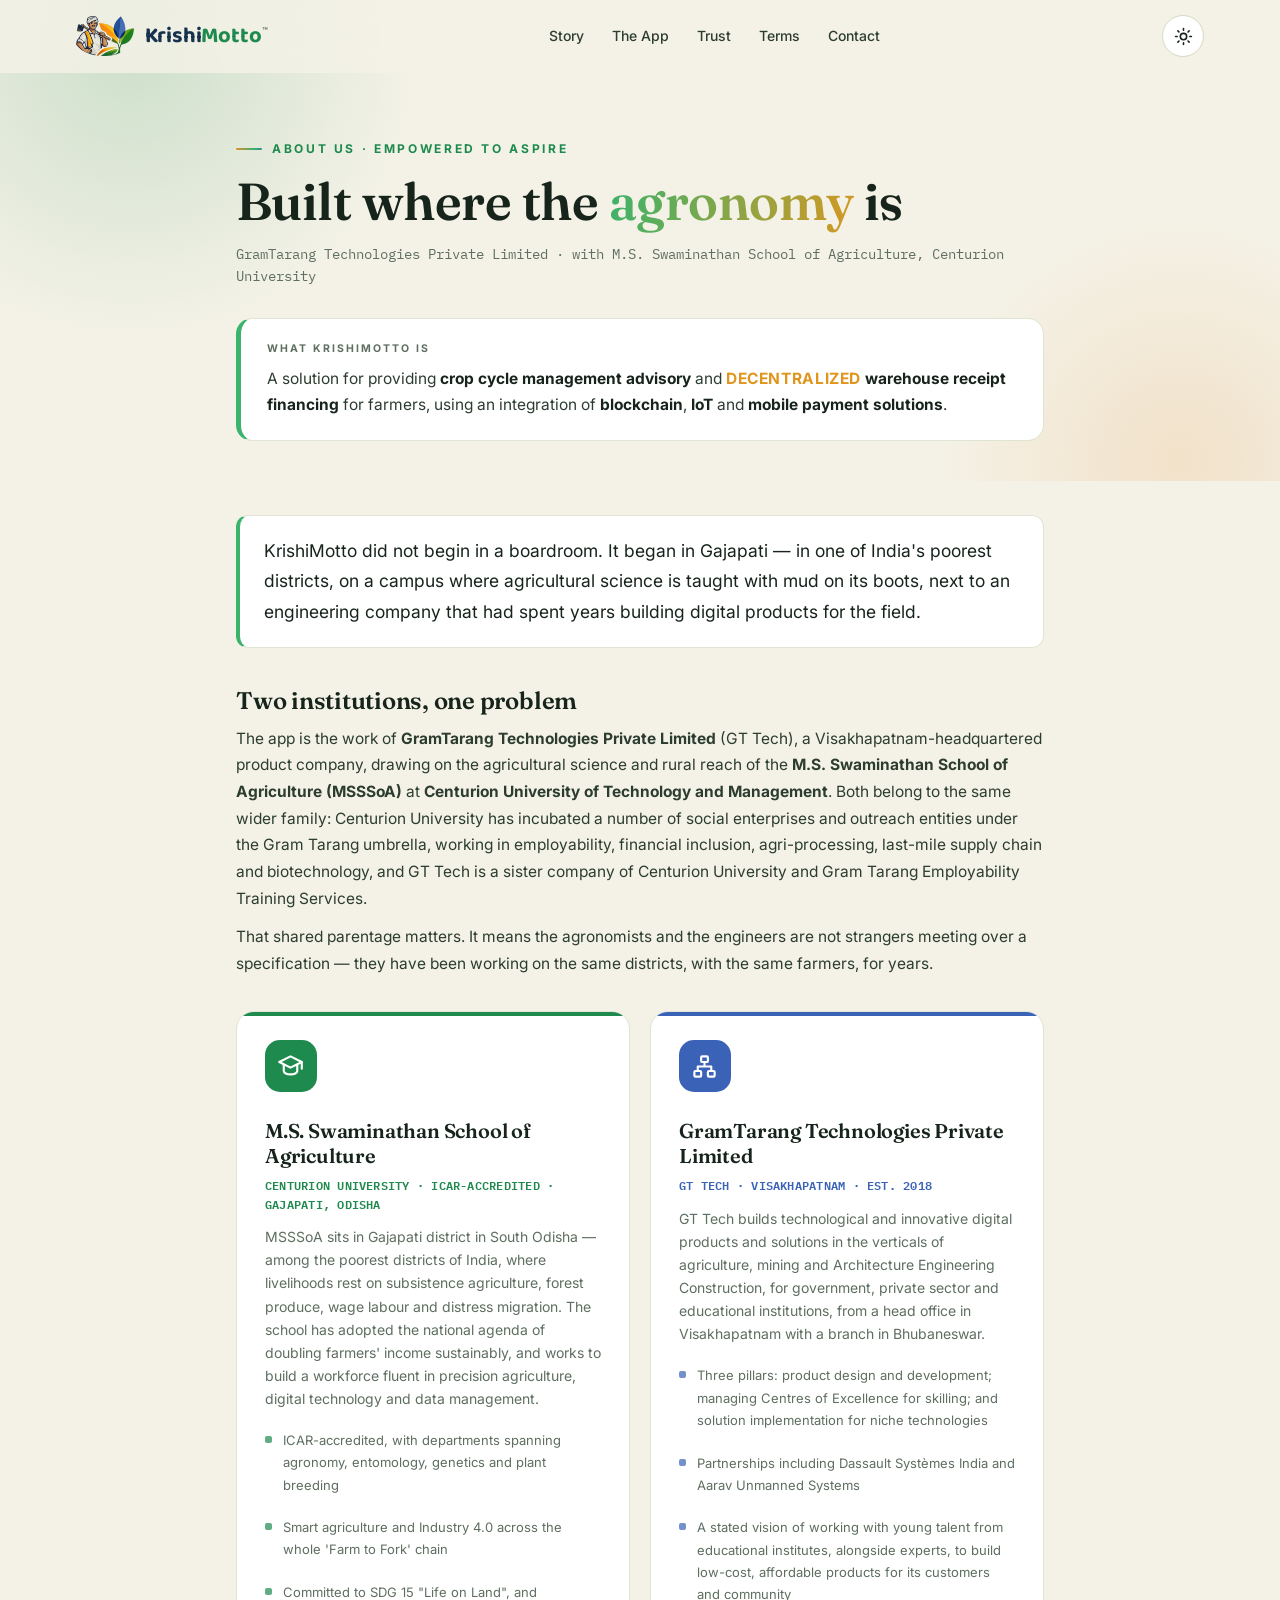
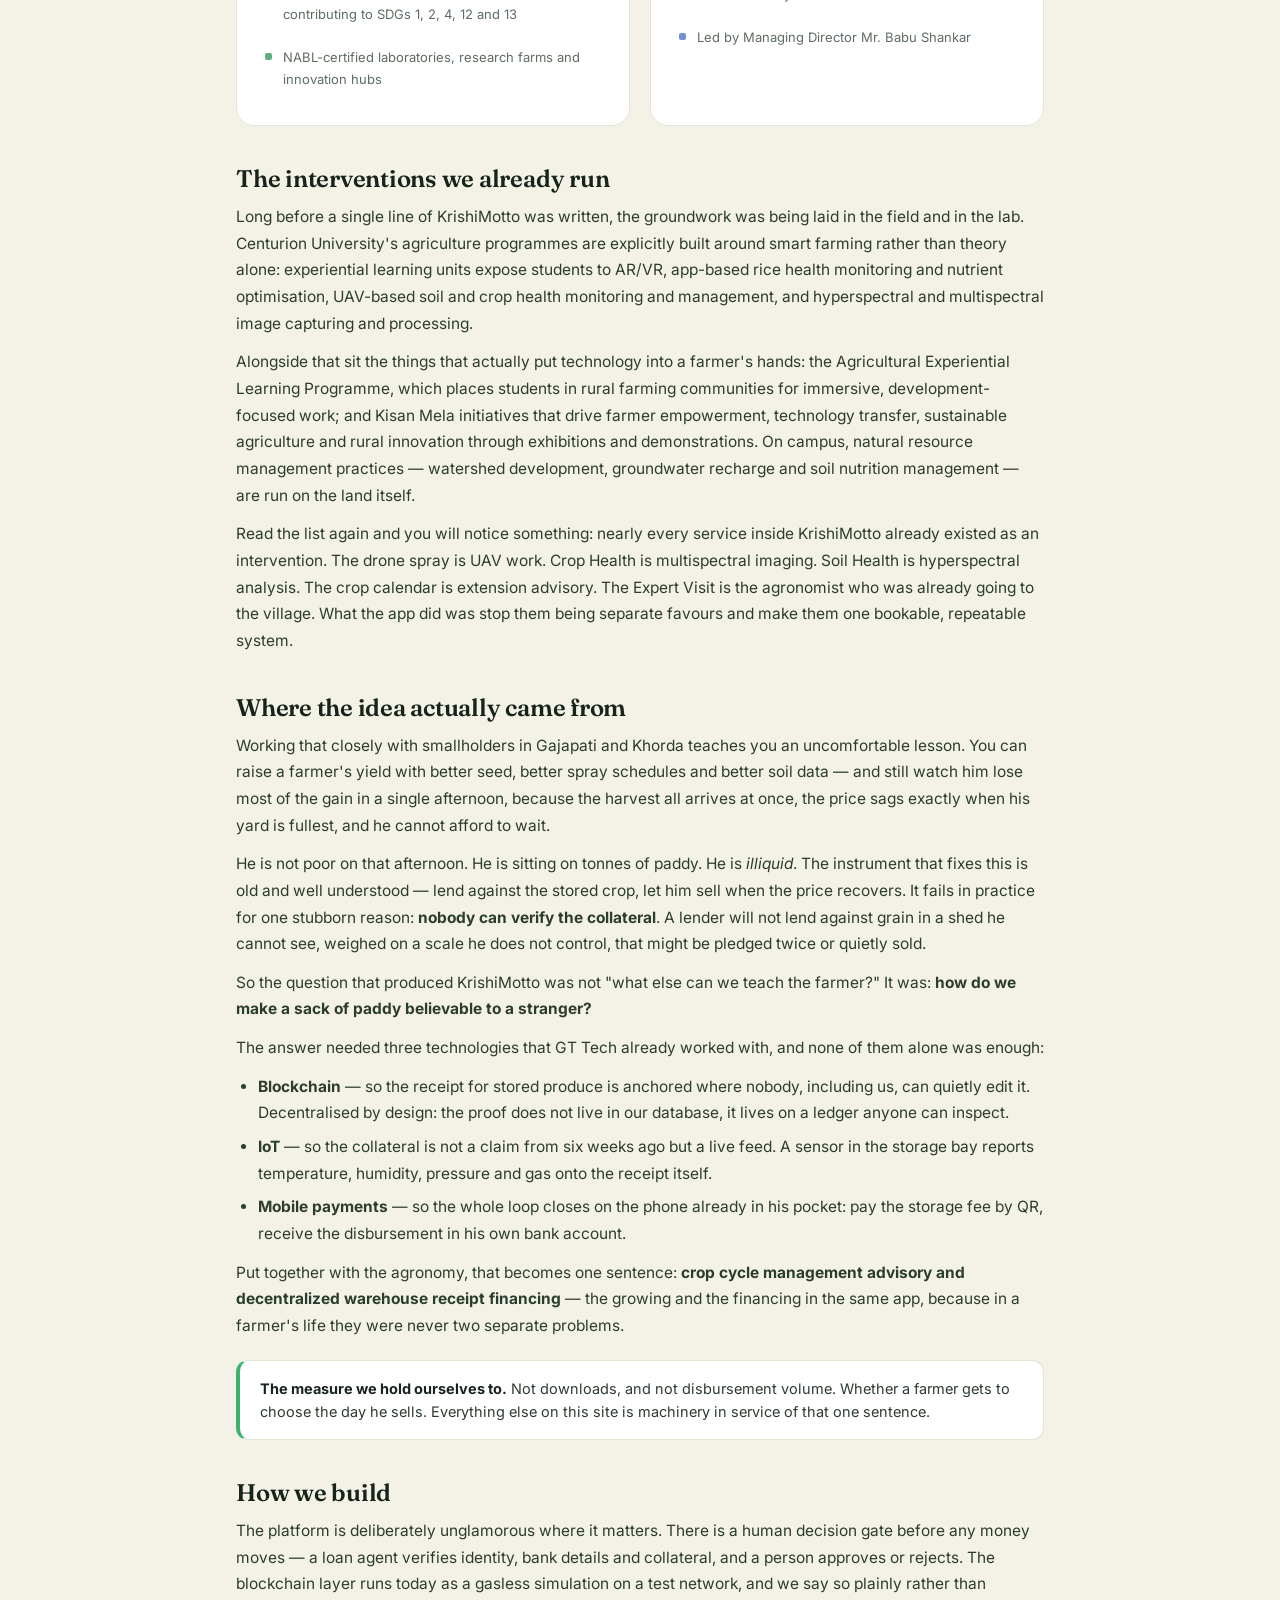
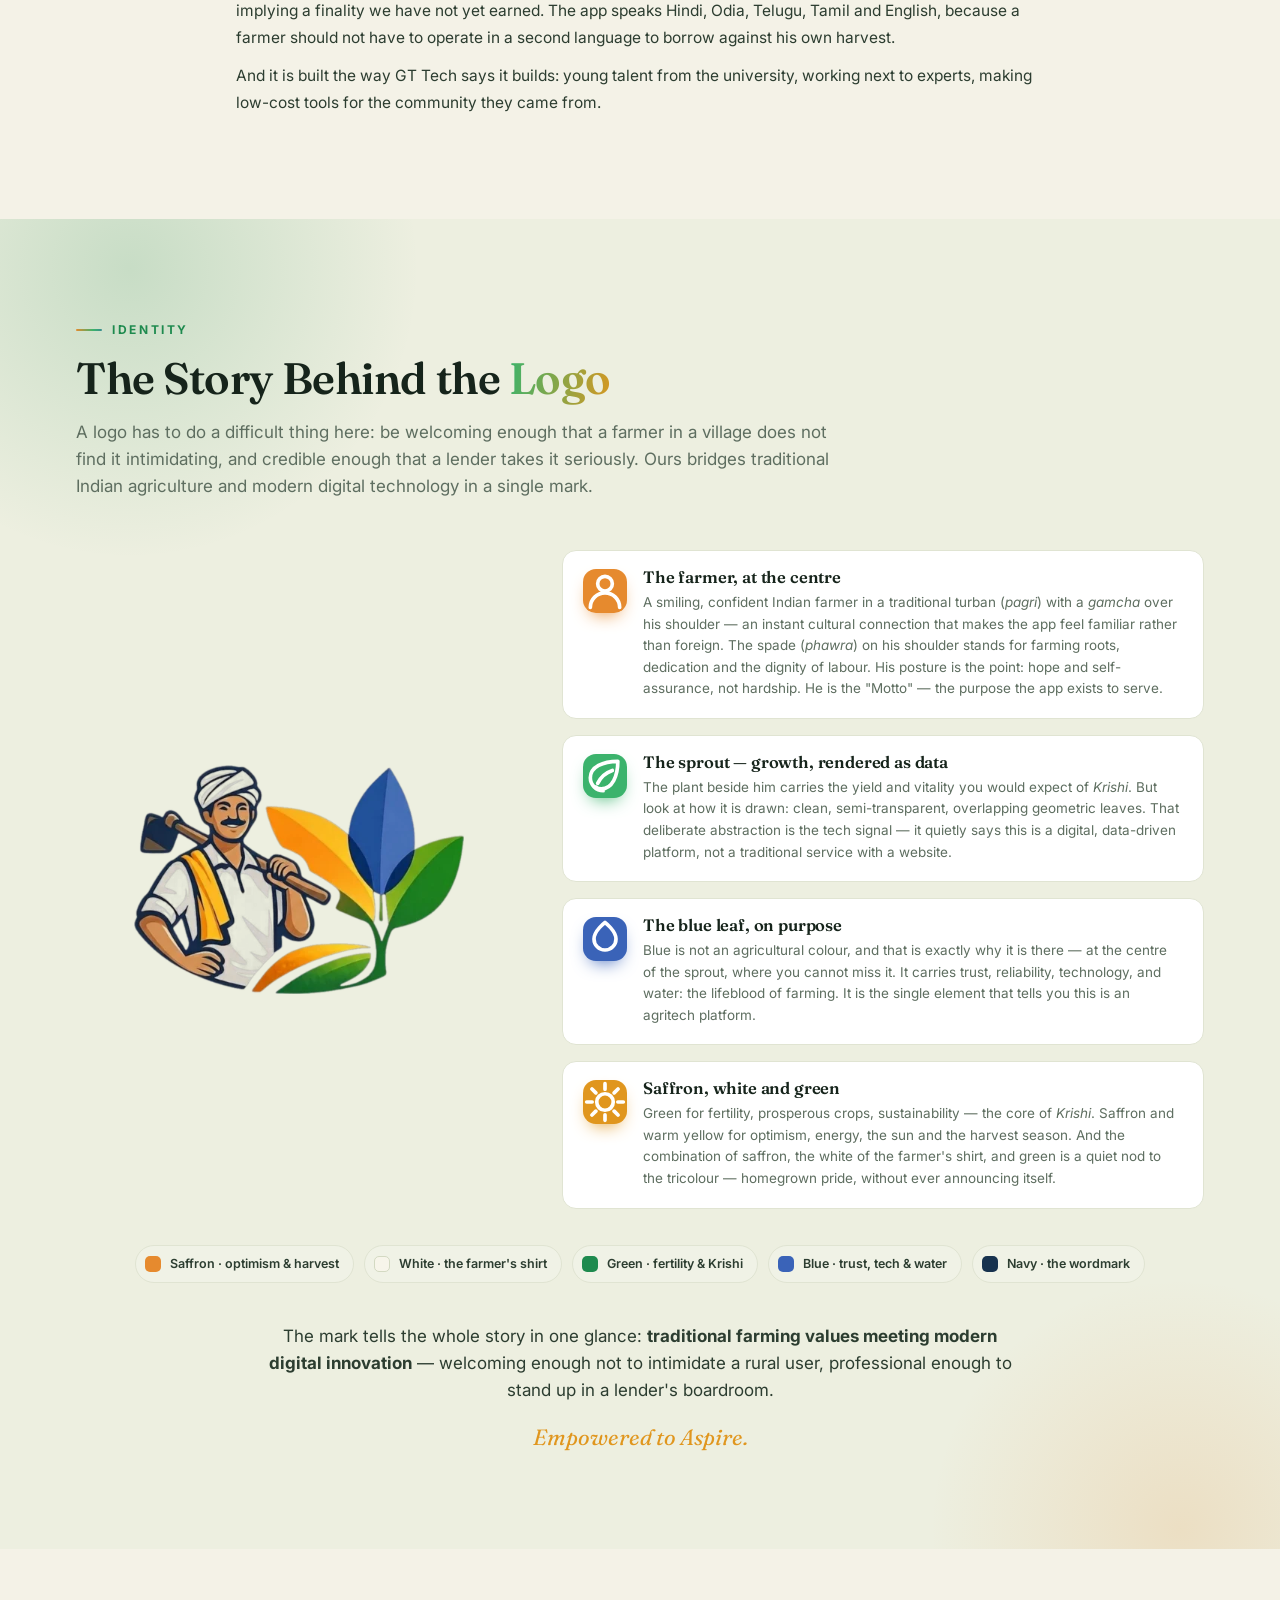
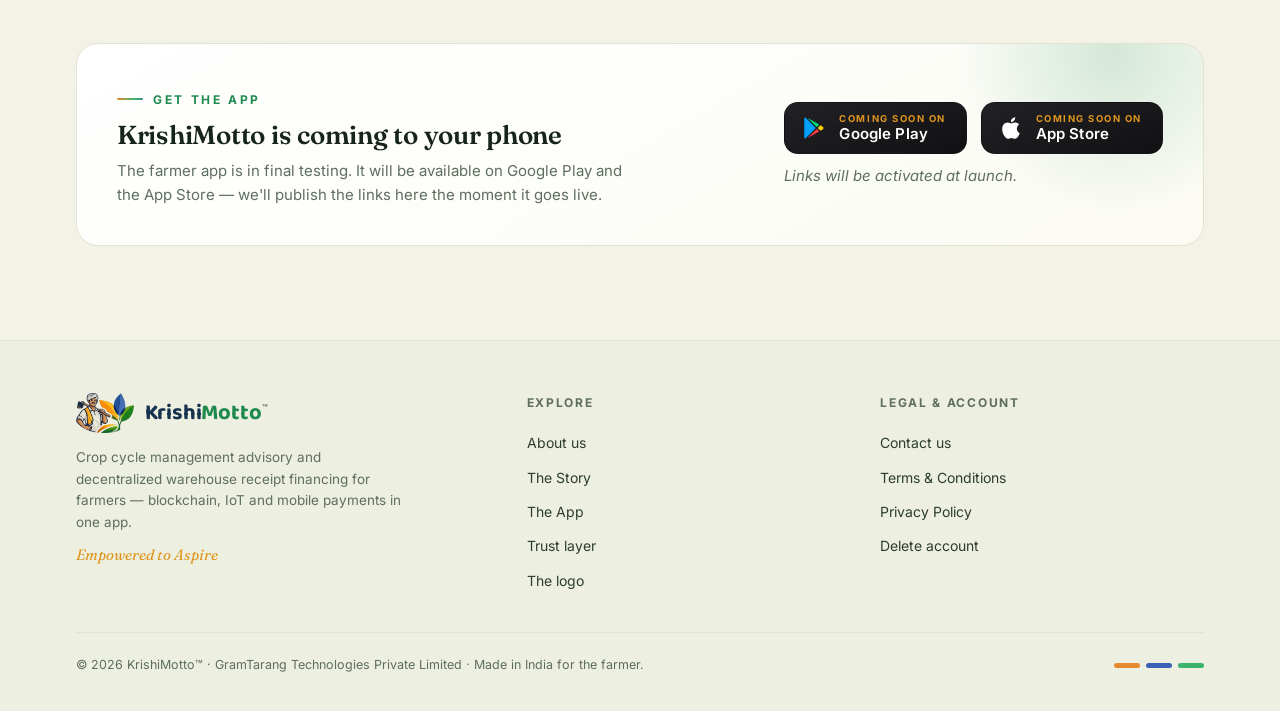
<file: about.html>
<!DOCTYPE html>
<html lang="en" data-theme="night">
<head>
<meta charset="UTF-8" />
<meta name="viewport" content="width=device-width, initial-scale=1.0" />
<title>About Us — KrishiMotto™</title>
<meta name="description" content="KrishiMotto is built by GramTarang Technologies with the M.S. Swaminathan School of Agriculture, Centurion University — a solution for crop cycle management advisory and decentralized warehouse receipt financing using blockchain, IoT and mobile payments." />
<link rel="icon" type="image/png" href="assets/img/favicon.png" />
<link rel="preconnect" href="https://fonts.googleapis.com">
<link rel="preconnect" href="https://fonts.gstatic.com" crossorigin>
<link href="https://fonts.googleapis.com/css2?family=Baloo+2:wght@600;700;800&family=Fraunces:opsz,wght@9..144,400;9..144,500;9..144,600;9..144,700&family=IBM+Plex+Mono:wght@400;500;600&family=Inter:wght@400;500;600;700&display=swap" rel="stylesheet">
<link rel="stylesheet" href="assets/css/style.css">
</head>
<body>
<div class="progress" id="progress"></div>

<header class="nav" id="nav">
  <div class="wrap navrow">
    <a class="brand" href="index.html" aria-label="KrishiMotto home">
      <img src="assets/img/logo-mark.png" alt="KrishiMotto" />
      <span class="wordmark"><span class="k">Krishi</span><span class="m">Motto</span><span class="tm">™</span></span>
    </a>
    <nav class="navlinks">
      <a href="index.html#story">Story</a>
      <a href="index.html#app">The App</a>
      <a href="index.html#trust">Trust</a>
      <a href="terms.html">Terms</a>
      <a href="contact.html">Contact</a>
    </nav>
    <div class="navtools">
      <button class="toggle" id="themeToggle" aria-label="Switch day / night mode" title="Switch day / night">
        <svg class="sun" viewBox="0 0 24 24" fill="none" stroke="currentColor" stroke-width="2" stroke-linecap="round"><circle cx="12" cy="12" r="4"/><path d="M12 2v2M12 20v2M4.9 4.9l1.4 1.4M17.7 17.7l1.4 1.4M2 12h2M20 12h2M4.9 19.1l1.4-1.4M17.7 6.3l1.4-1.4"/></svg>
        <svg class="moon" viewBox="0 0 24 24" fill="currentColor"><path d="M21 12.8A9 9 0 1 1 11.2 3a7 7 0 0 0 9.8 9.8z"/></svg>
      </button>
      <button class="toggle menu-btn" id="menuBtn" aria-label="Open menu">
        <svg viewBox="0 0 24 24" fill="none" stroke="currentColor" stroke-width="2" stroke-linecap="round"><path d="M4 7h16M4 12h16M4 17h16"/></svg>
      </button>
    </div>
  </div>
</header>
<div class="mobilemenu" id="mobilemenu">
  <a href="index.html#story">Story</a><a href="index.html#app">The App</a><a href="index.html#trust">Trust</a>
  <a href="terms.html">Terms &amp; Conditions</a><a href="privacy.html">Privacy Policy</a>
  <a href="contact.html">Contact us</a>
</div>

<section class="page-hero aura">
  <div class="wrap" style="max-width:860px">
    <span class="eyebrow">About us · Empowered to Aspire</span>
    <h1>Built where the <span class="grad">agronomy</span> is</h1>
    <p class="updated">GramTarang Technologies Private Limited · with M.S. Swaminathan School of Agriculture, Centurion University</p>
    <div class="definition" style="margin-top:30px">
      <div class="kicker">What KrishiMotto is</div>
      <p>A solution for providing <b>crop cycle management advisory</b> and <span class="dec">DECENTRALIZED</span> <b>warehouse receipt financing</b> for farmers, using an integration of <b>blockchain</b>, <b>IoT</b> and <b>mobile payment solutions</b>.</p>
    </div>
  </div>
</section>

<section class="legal" style="padding-top:26px">
  <div class="wrap">

    <p class="lead">KrishiMotto did not begin in a boardroom. It began in Gajapati — in one of India's poorest districts, on a campus where agricultural science is taught with mud on its boots, next to an engineering company that had spent years building digital products for the field.</p>

    <h2 id="a1">Two institutions, one problem</h2>
    <p>The app is the work of <b>GramTarang Technologies Private Limited</b> (GT Tech), a Visakhapatnam-headquartered product company, drawing on the agricultural science and rural reach of the <b>M.S. Swaminathan School of Agriculture (MSSSoA)</b> at <b>Centurion University of Technology and Management</b>. Both belong to the same wider family: Centurion University has incubated a number of social enterprises and outreach entities under the Gram Tarang umbrella, working in employability, financial inclusion, agri-processing, last-mile supply chain and biotechnology, and GT Tech is a sister company of Centurion University and Gram Tarang Employability Training Services.</p>
    <p>That shared parentage matters. It means the agronomists and the engineers are not strangers meeting over a specification — they have been working on the same districts, with the same farmers, for years.</p>

    <div class="org">
      <div class="orgcard reveal" style="--oc:var(--green)">
        <div class="ic"><svg viewBox="0 0 24 24" fill="none" stroke="currentColor" stroke-width="1.9" stroke-linecap="round" stroke-linejoin="round"><path d="M12 3L2 8l10 5 10-5-10-5z"/><path d="M6 10.5V16c0 1.7 2.7 3 6 3s6-1.3 6-3v-5.5M22 8v6"/></svg></div>
        <h3>M.S. Swaminathan School of Agriculture</h3>
        <div class="meta">CENTURION UNIVERSITY · ICAR-ACCREDITED · GAJAPATI, ODISHA</div>
        <p>MSSSoA sits in Gajapati district in South Odisha — among the poorest districts of India, where livelihoods rest on subsistence agriculture, forest produce, wage labour and distress migration. The school has adopted the national agenda of doubling farmers' income sustainably, and works to build a workforce fluent in precision agriculture, digital technology and data management.</p>
        <ul>
          <li>ICAR-accredited, with departments spanning agronomy, entomology, genetics and plant breeding</li>
          <li>Smart agriculture and Industry 4.0 across the whole 'Farm to Fork' chain</li>
          <li>Committed to SDG 15 "Life on Land", and contributing to SDGs 1, 2, 4, 12 and 13</li>
          <li>NABL-certified laboratories, research farms and innovation hubs</li>
        </ul>
      </div>

      <div class="orgcard reveal" data-d="1" style="--oc:var(--indigo)">
        <div class="ic"><svg viewBox="0 0 24 24" fill="none" stroke="currentColor" stroke-width="1.9" stroke-linecap="round" stroke-linejoin="round"><rect x="9" y="3" width="6" height="5" rx="1"/><rect x="3" y="16" width="6" height="5" rx="1"/><rect x="15" y="16" width="6" height="5" rx="1"/><path d="M12 8v4M12 12H6v4M12 12h6v4"/></svg></div>
        <h3>GramTarang Technologies Private Limited</h3>
        <div class="meta">GT TECH · VISAKHAPATNAM · EST. 2018</div>
        <p>GT Tech builds technological and innovative digital products and solutions in the verticals of agriculture, mining and Architecture Engineering Construction, for government, private sector and educational institutions, from a head office in Visakhapatnam with a branch in Bhubaneswar.</p>
        <ul>
          <li>Three pillars: product design and development; managing Centres of Excellence for skilling; and solution implementation for niche technologies</li>
          <li>Partnerships including Dassault Systèmes India and Aarav Unmanned Systems</li>
          <li>A stated vision of working with young talent from educational institutes, alongside experts, to build low-cost, affordable products for its customers and community</li>
          <li>Led by Managing Director Mr. Babu Shankar</li>
        </ul>
      </div>
    </div>

    <h2 id="a2">The interventions we already run</h2>
    <p>Long before a single line of KrishiMotto was written, the groundwork was being laid in the field and in the lab. Centurion University's agriculture programmes are explicitly built around smart farming rather than theory alone: experiential learning units expose students to AR/VR, app-based rice health monitoring and nutrient optimisation, UAV-based soil and crop health monitoring and management, and hyperspectral and multispectral image capturing and processing.</p>
    <p>Alongside that sit the things that actually put technology into a farmer's hands: the Agricultural Experiential Learning Programme, which places students in rural farming communities for immersive, development-focused work; and Kisan Mela initiatives that drive farmer empowerment, technology transfer, sustainable agriculture and rural innovation through exhibitions and demonstrations. On campus, natural resource management practices — watershed development, groundwater recharge and soil nutrition management — are run on the land itself.</p>
    <p>Read the list again and you will notice something: nearly every service inside KrishiMotto already existed as an intervention. The drone spray is UAV work. Crop Health is multispectral imaging. Soil Health is hyperspectral analysis. The crop calendar is extension advisory. The Expert Visit is the agronomist who was already going to the village. What the app did was stop them being separate favours and make them one bookable, repeatable system.</p>

    <h2 id="a3">Where the idea actually came from</h2>
    <p>Working that closely with smallholders in Gajapati and Khorda teaches you an uncomfortable lesson. You can raise a farmer's yield with better seed, better spray schedules and better soil data — and still watch him lose most of the gain in a single afternoon, because the harvest all arrives at once, the price sags exactly when his yard is fullest, and he cannot afford to wait.</p>
    <p>He is not poor on that afternoon. He is sitting on tonnes of paddy. He is <em>illiquid</em>. The instrument that fixes this is old and well understood — lend against the stored crop, let him sell when the price recovers. It fails in practice for one stubborn reason: <b>nobody can verify the collateral</b>. A lender will not lend against grain in a shed he cannot see, weighed on a scale he does not control, that might be pledged twice or quietly sold.</p>
    <p>So the question that produced KrishiMotto was not "what else can we teach the farmer?" It was: <b>how do we make a sack of paddy believable to a stranger?</b></p>
    <p>The answer needed three technologies that GT Tech already worked with, and none of them alone was enough:</p>
    <ul>
      <li><b>Blockchain</b> — so the receipt for stored produce is anchored where nobody, including us, can quietly edit it. Decentralised by design: the proof does not live in our database, it lives on a ledger anyone can inspect.</li>
      <li><b>IoT</b> — so the collateral is not a claim from six weeks ago but a live feed. A sensor in the storage bay reports temperature, humidity, pressure and gas onto the receipt itself.</li>
      <li><b>Mobile payments</b> — so the whole loop closes on the phone already in his pocket: pay the storage fee by QR, receive the disbursement in his own bank account.</li>
    </ul>
    <p>Put together with the agronomy, that becomes one sentence: <b>crop cycle management advisory and decentralized warehouse receipt financing</b> — the growing and the financing in the same app, because in a farmer's life they were never two separate problems.</p>

    <div class="callout" style="border-left-color:var(--green2)">
      <b>The measure we hold ourselves to.</b> Not downloads, and not disbursement volume. Whether a farmer gets to choose the day he sells. Everything else on this site is machinery in service of that one sentence.
    </div>

    <h2 id="a4">How we build</h2>
    <p>The platform is deliberately unglamorous where it matters. There is a human decision gate before any money moves — a loan agent verifies identity, bank details and collateral, and a person approves or rejects. The blockchain layer runs today as a gasless simulation on a test network, and we say so plainly rather than implying a finality we have not yet earned. The app speaks Hindi, Odia, Telugu, Tamil and English, because a farmer should not have to operate in a second language to borrow against his own harvest.</p>
    <p>And it is built the way GT Tech says it builds: young talent from the university, working next to experts, making low-cost tools for the community they came from.</p>
  </div>
</section>

<!-- LOGO STORY -->
<section class="section alt aura" id="logo">
  <div class="wrap">
    <div class="head reveal" style="max-width:760px">
      <span class="eyebrow">Identity</span>
      <h2>The Story Behind the <span class="grad">Logo</span></h2>
      <p class="sub">A logo has to do a difficult thing here: be welcoming enough that a farmer in a village does not find it intimidating, and credible enough that a lender takes it seriously. Ours bridges traditional Indian agriculture and modern digital technology in a single mark.</p>
    </div>

    <div class="logostory">
      <div class="logostory-art reveal">
        <div class="plate"></div>
        <picture>
          <source srcset="assets/img/logo-mark.webp" type="image/webp">
          <img src="assets/img/logo-mark.png" alt="The KrishiMotto emblem — a smiling Indian farmer with a spade, beside a sprout of overlapping saffron, blue and green leaves" />
        </picture>
      </div>

      <div class="decode">
        <div class="dec-item reveal" style="--dc:var(--saffron)">
          <div class="sw"><svg viewBox="0 0 24 24" fill="none" stroke="currentColor" stroke-width="2" stroke-linecap="round" stroke-linejoin="round"><circle cx="12" cy="8" r="4"/><path d="M4 21a8 8 0 0 1 16 0"/></svg></div>
          <div>
            <h4>The farmer, at the centre</h4>
            <p>A smiling, confident Indian farmer in a traditional turban (<i>pagri</i>) with a <i>gamcha</i> over his shoulder — an instant cultural connection that makes the app feel familiar rather than foreign. The spade (<i>phawra</i>) on his shoulder stands for farming roots, dedication and the dignity of labour. His posture is the point: hope and self-assurance, not hardship. He is the "Motto" — the purpose the app exists to serve.</p>
          </div>
        </div>

        <div class="dec-item reveal" style="--dc:var(--green2)">
          <div class="sw"><svg viewBox="0 0 24 24" fill="none" stroke="currentColor" stroke-width="2" stroke-linecap="round" stroke-linejoin="round"><path d="M11 20A7 7 0 0 1 4 13c0-6 7-9 15-9 0 8-3 15-9 15-2 0-3-1-3-1"/><path d="M8 16c2-4 5-6 8-7"/></svg></div>
          <div>
            <h4>The sprout — growth, rendered as data</h4>
            <p>The plant beside him carries the yield and vitality you would expect of <i>Krishi</i>. But look at how it is drawn: clean, semi-transparent, overlapping geometric leaves. That deliberate abstraction is the tech signal — it quietly says this is a digital, data-driven platform, not a traditional service with a website.</p>
          </div>
        </div>

        <div class="dec-item reveal" style="--dc:var(--indigo)">
          <div class="sw"><svg viewBox="0 0 24 24" fill="none" stroke="currentColor" stroke-width="2" stroke-linecap="round" stroke-linejoin="round"><path d="M12 3s6 4.5 6 9a6 6 0 0 1-12 0c0-4.5 6-9 6-9z"/></svg></div>
          <div>
            <h4>The blue leaf, on purpose</h4>
            <p>Blue is not an agricultural colour, and that is exactly why it is there — at the centre of the sprout, where you cannot miss it. It carries trust, reliability, technology, and water: the lifeblood of farming. It is the single element that tells you this is an agritech platform.</p>
          </div>
        </div>

        <div class="dec-item reveal" style="--dc:var(--gold)">
          <div class="sw"><svg viewBox="0 0 24 24" fill="none" stroke="currentColor" stroke-width="2" stroke-linecap="round" stroke-linejoin="round"><circle cx="12" cy="12" r="4.5"/><path d="M12 2v3M12 19v3M2 12h3M19 12h3M4.9 4.9l2.1 2.1M17 17l2.1 2.1M4.9 19.1L7 17M17 7l2.1-2.1"/></svg></div>
          <div>
            <h4>Saffron, white and green</h4>
            <p>Green for fertility, prosperous crops, sustainability — the core of <i>Krishi</i>. Saffron and warm yellow for optimism, energy, the sun and the harvest season. And the combination of saffron, the white of the farmer's shirt, and green is a quiet nod to the tricolour — homegrown pride, without ever announcing itself.</p>
          </div>
        </div>
      </div>
    </div>

    <div class="palette reveal" style="justify-content:center;margin-top:36px">
      <span class="sw-chip"><i style="background:#E68A2E"></i> Saffron · optimism &amp; harvest</span>
      <span class="sw-chip"><i style="background:#F7F5EA;border:1px solid var(--line2)"></i> White · the farmer's shirt</span>
      <span class="sw-chip"><i style="background:#1E8A4E"></i> Green · fertility &amp; Krishi</span>
      <span class="sw-chip"><i style="background:#3A63B8"></i> Blue · trust, tech &amp; water</span>
      <span class="sw-chip"><i style="background:#17324e"></i> Navy · the wordmark</span>
    </div>

    <div class="story-close reveal" style="margin-top:40px">
      <p>The mark tells the whole story in one glance: <b>traditional farming values meeting modern digital innovation</b> — welcoming enough not to intimidate a rural user, professional enough to stand up in a lender's boardroom.</p>
      <p class="kicker">Empowered to Aspire.</p>
    </div>
  </div>
</section>

<!-- DOWNLOAD -->
<section class="section" id="download">
  <div class="wrap">
    <div class="dlband reveal">
      <div>
        <span class="eyebrow">Get the app</span>
        <h3 style="margin-top:12px">KrishiMotto is coming to your phone</h3>
        <p>The farmer app is in final testing. It will be available on Google Play and the App Store — we'll publish the links here the moment it goes live.</p>
      </div>
      <div>
        <div class="stores">
          <span class="store" role="link" aria-disabled="true" title="Google Play — coming soon">
            <svg viewBox="0 0 24 24" aria-hidden="true">
              <path fill="#00A0FF" d="M3,20.5V3.5C3,2.91 3.34,2.39 3.84,2.15L13.69,12L3.84,21.85C3.34,21.6 3,21.09 3,20.5Z"/>
              <path fill="#FF3A44" d="M16.81,15.12L6.05,21.34L14.54,12.85L16.81,15.12Z"/>
              <path fill="#FFCE00" d="M20.16,10.81C20.5,11.08 20.75,11.5 20.75,12C20.75,12.5 20.53,12.9 20.18,13.18L17.89,14.5L15.39,12L17.89,9.5L20.16,10.81Z"/>
              <path fill="#00E676" d="M6.05,2.66L16.81,8.88L14.54,11.15L6.05,2.66Z"/>
            </svg>
            <span class="txt"><small>Coming soon on</small><b>Google Play</b></span>
          </span>
          <span class="store" role="link" aria-disabled="true" title="App Store — coming soon">
            <svg viewBox="0 0 24 24" aria-hidden="true">
              <path fill="#ffffff" d="M18.71,19.5C17.88,20.74 17,21.95 15.66,21.97C14.32,22 13.89,21.18 12.37,21.18C10.84,21.18 10.37,21.95 9.1,22C7.79,22.05 6.8,20.68 5.96,19.47C4.25,17 2.94,12.45 4.7,9.39C5.57,7.87 7.13,6.91 8.82,6.88C10.1,6.86 11.32,7.75 12.11,7.75C12.89,7.75 14.37,6.68 15.92,6.84C16.57,6.87 18.39,7.1 19.56,8.82C19.47,8.88 17.39,10.1 17.41,12.63C17.44,15.65 20.06,16.66 20.09,16.67C20.06,16.74 19.67,18.11 18.71,19.5M13,3.5C13.73,2.67 14.94,2.04 15.94,2C16.07,3.17 15.6,4.35 14.9,5.19C14.21,6.04 13.07,6.7 11.95,6.61C11.8,5.46 12.36,4.26 13,3.5Z"/>
            </svg>
            <span class="txt"><small>Coming soon on</small><b>App Store</b></span>
          </span>
        </div>
        <p class="stores-note">Links will be activated at launch.</p>
      </div>
    </div>
  </div>
</section>

<footer>
  <div class="wrap">
    <div class="foot-grid">
      <div class="foot-brand">
        <a class="brand" href="index.html"><img src="assets/img/logo-mark.png" alt="KrishiMotto"/><span class="wordmark"><span class="k">Krishi</span><span class="m">Motto</span><span class="tm">™</span></span></a>
        <p>Crop cycle management advisory and decentralized warehouse receipt financing for farmers — blockchain, IoT and mobile payments in one app.</p>
        <p class="tagline">Empowered to Aspire</p>
      </div>
      <div class="foot-col">
        <h5>Explore</h5>
        <a href="about.html">About us</a>
        <a href="index.html#story">The Story</a>
        <a href="index.html#app">The App</a>
        <a href="index.html#trust">Trust layer</a>
        <a href="about.html#logo">The logo</a>
      </div>
      <div class="foot-col">
        <h5>Legal &amp; account</h5>
        <a href="contact.html">Contact us</a>
        <a href="terms.html">Terms &amp; Conditions</a>
        <a href="privacy.html">Privacy Policy</a>
        <a href="delete-account.html">Delete account</a>
      </div>
    </div>
    <div class="foot-bottom">
      <p>© <span data-year>2026</span> KrishiMotto™ · GramTarang Technologies Private Limited · Made in India for the farmer.</p>
      <div class="tri" aria-hidden="true"><i style="background:var(--saffron)"></i><i style="background:var(--indigo)"></i><i style="background:var(--green2)"></i></div>
    </div>
  </div>
</footer>

<script src="assets/js/main.js"></script>
</body>
</html>
</file>
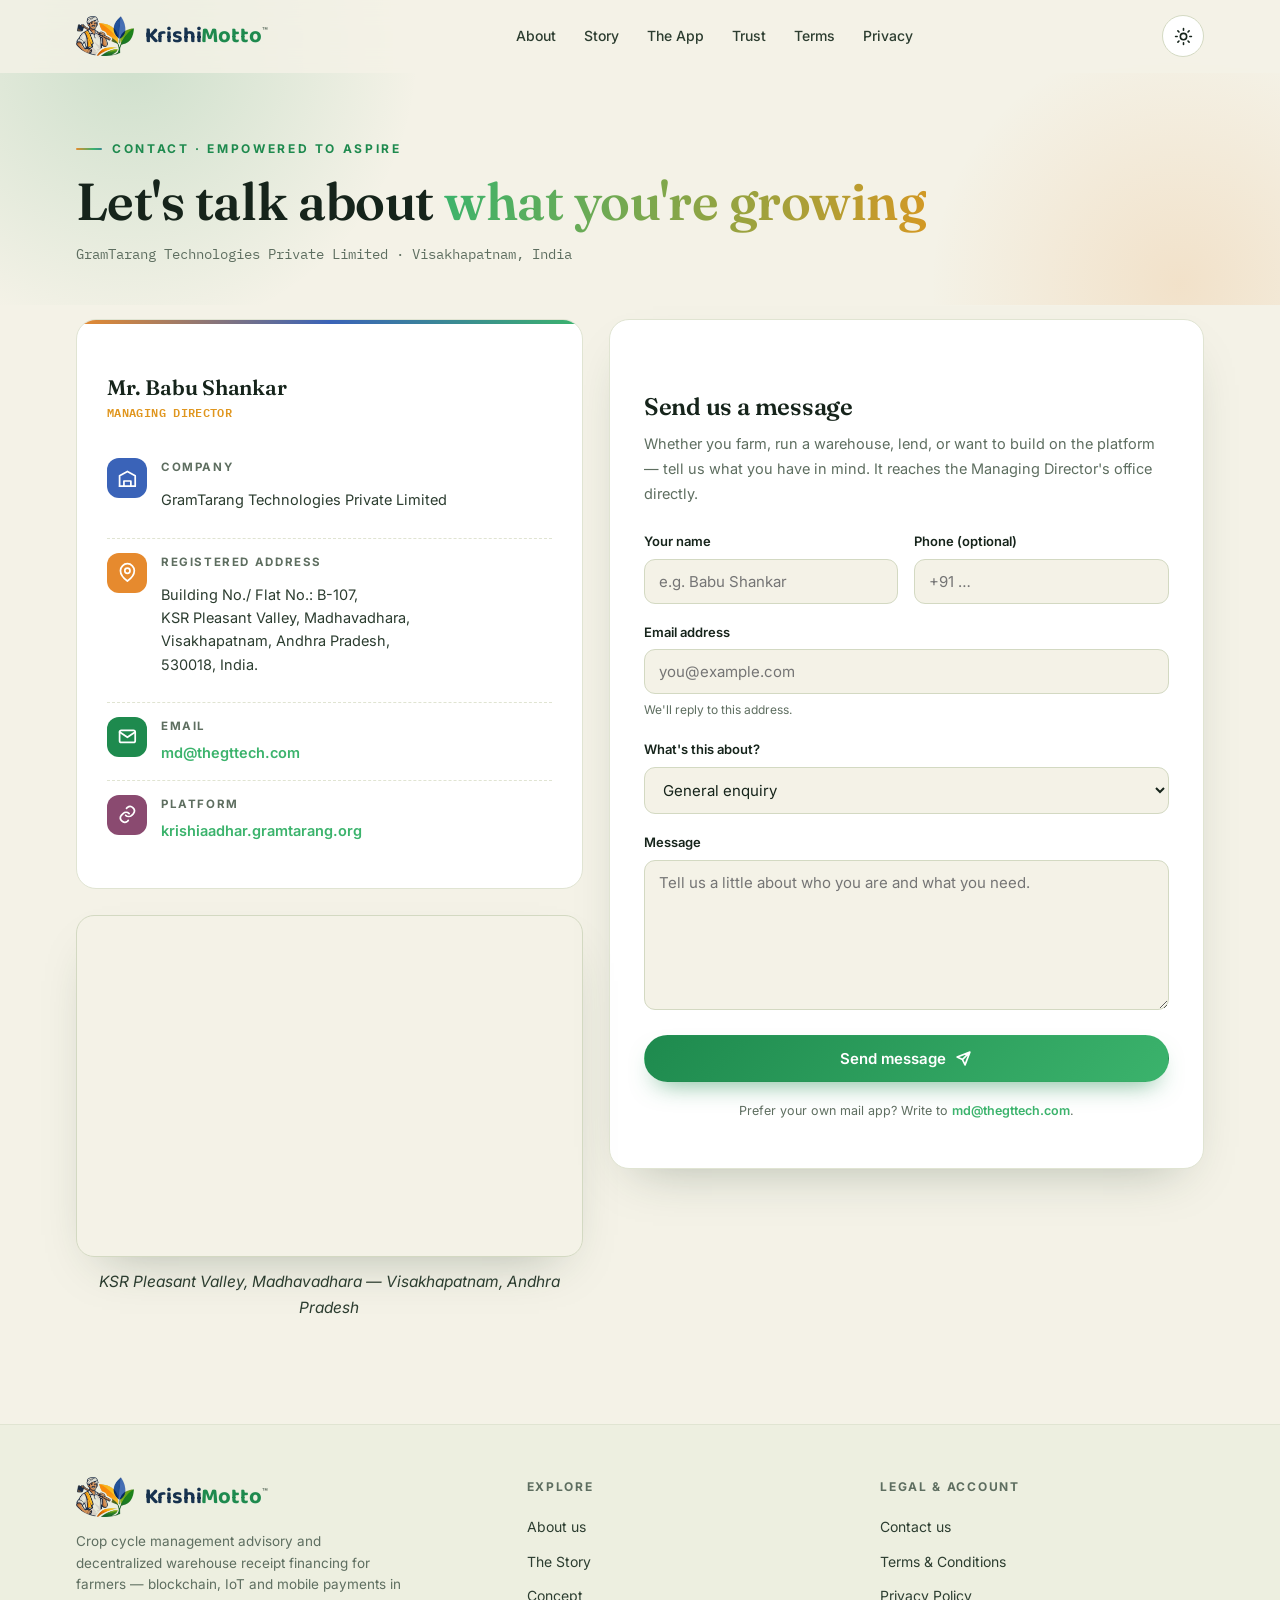
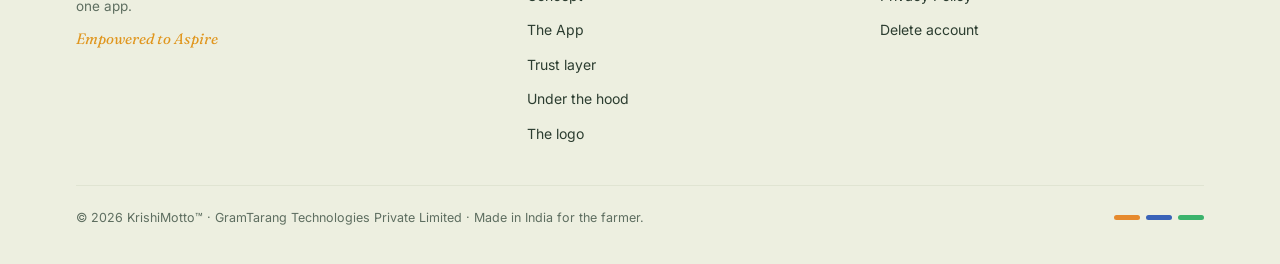
<file: contact.html>
<!DOCTYPE html>
<html lang="en" data-theme="night">
<head>
<meta charset="UTF-8" />
<meta name="viewport" content="width=device-width, initial-scale=1.0" />
<title>Contact Us — KrishiMotto™</title>
<meta name="description" content="Contact GramTarang Technologies Private Limited about KrishiMotto — partnerships, warehouses, lending, media and support." />
<link rel="icon" type="image/png" href="assets/img/favicon.png" />
<link rel="preconnect" href="https://fonts.googleapis.com">
<link rel="preconnect" href="https://fonts.gstatic.com" crossorigin>
<link href="https://fonts.googleapis.com/css2?family=Baloo+2:wght@600;700;800&family=Fraunces:opsz,wght@9..144,400;9..144,500;9..144,600;9..144,700&family=IBM+Plex+Mono:wght@400;500;600&family=Inter:wght@400;500;600;700&display=swap" rel="stylesheet">
<link rel="stylesheet" href="assets/css/style.css">
</head>
<body>
<div class="progress" id="progress"></div>

<header class="nav" id="nav">
  <div class="wrap navrow">
    <a class="brand" href="index.html" aria-label="KrishiMotto home">
      <img src="assets/img/logo-mark.png" alt="KrishiMotto" />
      <span class="wordmark"><span class="k">Krishi</span><span class="m">Motto</span><span class="tm">™</span></span>
    </a>
    <nav class="navlinks">
      <a href="about.html">About</a>
      <a href="index.html#story">Story</a>
      <a href="index.html#app">The App</a>
      <a href="index.html#trust">Trust</a>
      <a href="terms.html">Terms</a>
      <a href="privacy.html">Privacy</a>
    </nav>
    <div class="navtools">
      <button class="toggle" id="themeToggle" aria-label="Switch day / night mode" title="Switch day / night">
        <svg class="sun" viewBox="0 0 24 24" fill="none" stroke="currentColor" stroke-width="2" stroke-linecap="round"><circle cx="12" cy="12" r="4"/><path d="M12 2v2M12 20v2M4.9 4.9l1.4 1.4M17.7 17.7l1.4 1.4M2 12h2M20 12h2M4.9 19.1l1.4-1.4M17.7 6.3l1.4-1.4"/></svg>
      <svg class="moon" viewBox="0 0 24 24" fill="currentColor"><path d="M21 12.8A9 9 0 1 1 11.2 3a7 7 0 0 0 9.8 9.8z"/></svg>
      </button>
      <button class="toggle menu-btn" id="menuBtn" aria-label="Open menu">
        <svg viewBox="0 0 24 24" fill="none" stroke="currentColor" stroke-width="2" stroke-linecap="round"><path d="M4 7h16M4 12h16M4 17h16"/></svg>
      </button>
    </div>
  </div>
</header>
<div class="mobilemenu" id="mobilemenu">
  <a href="about.html">About us</a><a href="index.html#story">Story</a><a href="index.html#app">The App</a><a href="index.html#trust">Trust</a>
  <a href="terms.html">Terms &amp; Conditions</a><a href="privacy.html">Privacy Policy</a>
  <a href="delete-account.html">Delete account</a>
</div>

<section class="page-hero aura">
  <div class="wrap">
    <span class="eyebrow">Contact · Empowered to Aspire</span>
    <h1>Let's talk about <span class="grad">what you're growing</span></h1>
    <p class="updated">GramTarang Technologies Private Limited · Visakhapatnam, India</p>
  </div>
</section>

<section class="legal" style="padding-top:14px">
  <div class="wrap" style="max-width:1180px">
    <div class="contact-grid">

      <!-- LEFT: details + map -->
      <div>
        <div class="info-card reveal">
          <h3>Mr. Babu Shankar</h3>
          <div class="who">MANAGING DIRECTOR</div>

          <div class="infoline" style="--ac:var(--indigo)">
            <div class="ic"><svg viewBox="0 0 24 24" fill="none" stroke="currentColor" stroke-width="2" stroke-linecap="round" stroke-linejoin="round"><path d="M3 21V9l9-5 9 5v12"/><path d="M3 21h18M8 21v-6h8v6"/></svg></div>
            <div>
              <h5>Company</h5>
              <p>GramTarang Technologies Private Limited</p>
            </div>
          </div>

          <div class="infoline" style="--ac:var(--saffron)">
            <div class="ic"><svg viewBox="0 0 24 24" fill="none" stroke="currentColor" stroke-width="2" stroke-linecap="round" stroke-linejoin="round"><path d="M20 10c0 6-8 12-8 12s-8-6-8-12a8 8 0 0 1 16 0z"/><circle cx="12" cy="10" r="3"/></svg></div>
            <div>
              <h5>Registered address</h5>
              <p>Building No./ Flat No.: B-107,<br>KSR Pleasant Valley, Madhavadhara,<br>Visakhapatnam, Andhra Pradesh,<br>530018, India.</p>
            </div>
          </div>

          <div class="infoline" style="--ac:var(--green)">
            <div class="ic"><svg viewBox="0 0 24 24" fill="none" stroke="currentColor" stroke-width="2" stroke-linecap="round" stroke-linejoin="round"><rect x="3" y="5" width="18" height="14" rx="2"/><path d="M3 7l9 6 9-6"/></svg></div>
            <div>
              <h5>Email</h5>
              <a href="mailto:md@thegttech.com">md@thegttech.com</a>
            </div>
          </div>

          <div class="infoline" style="--ac:var(--plum)">
            <div class="ic"><svg viewBox="0 0 24 24" fill="none" stroke="currentColor" stroke-width="2" stroke-linecap="round" stroke-linejoin="round"><path d="M10 13a5 5 0 0 0 7 0l2-2a5 5 0 0 0-7-7l-1 1"/><path d="M14 11a5 5 0 0 0-7 0l-2 2a5 5 0 0 0 7 7l1-1"/></svg></div>
            <div>
              <h5>Platform</h5>
              <a href="https://krishiaadhar.gramtarang.org" target="_blank" rel="noopener">krishiaadhar.gramtarang.org</a>
            </div>
          </div>
        </div>

        <div class="mapbox reveal">
          <iframe src="https://www.google.com/maps/embed?pb=!1m18!1m12!1m3!1d3799.9202580917345!2d83.24383597332813!3d17.748396092308607!2m3!1f0!2f0!3f0!3m2!1i1024!2i768!4f13.1!3m3!1m2!1s0x3a39670005e8846b%3A0xb158ac1af7da318c!2sKSR%20Pleasant%20Valley!5e0!3m2!1sen!2sin!4v1784165921957!5m2!1sen!2sin" style="border:0;" allowfullscreen="" loading="lazy" referrerpolicy="strict-origin-when-cross-origin" title="KSR Pleasant Valley, Madhavadhara, Visakhapatnam"></iframe>
        </div>
        <p class="map-note reveal">KSR Pleasant Valley, Madhavadhara — Visakhapatnam, Andhra Pradesh</p>
      </div>

      <!-- RIGHT: form -->
      <div class="form-card reveal">
        <h2>Send us a message</h2>
        <p class="desc">Whether you farm, run a warehouse, lend, or want to build on the platform — tell us what you have in mind. It reaches the Managing Director's office directly.</p>

        <form id="contactForm" novalidate
              data-endpoint="https://formsubmit.co/ajax/md@thegttech.com"
              data-fallback="md@thegttech.com">
          <div class="row2">
            <div class="field">
              <label for="cName">Your name</label>
              <input type="text" id="cName" name="name" autocomplete="name" placeholder="e.g. Babu Shankar" />
            </div>
            <div class="field">
              <label for="cPhone">Phone (optional)</label>
              <input type="tel" id="cPhone" name="phone" autocomplete="tel" inputmode="tel" placeholder="+91 …" />
            </div>
          </div>

          <div class="field">
            <label for="cEmail">Email address</label>
            <input type="email" id="cEmail" name="email" autocomplete="email" placeholder="you@example.com" />
            <p class="hint">We'll reply to this address.</p>
          </div>

          <div class="field">
            <label for="cSubject">What's this about?</label>
            <select id="cSubject" name="subject">
              <option>General enquiry</option>
              <option>Farmer support</option>
              <option>Warehouse partnership</option>
              <option>Lending partnership</option>
              <option>Agri-expert onboarding</option>
              <option>Technology / integration</option>
              <option>Investment</option>
              <option>Media &amp; press</option>
            </select>
          </div>

          <div class="field">
            <label for="cMessage">Message</label>
            <textarea id="cMessage" name="message" style="min-height:150px" placeholder="Tell us a little about who you are and what you need."></textarea>
          </div>

          <button type="submit" class="btn btn-primary" id="contactBtn" style="width:100%;justify-content:center">
            <span class="spin"></span>
            <span class="btn-label">Send message</span>
            <svg width="17" height="17" viewBox="0 0 24 24" fill="none" stroke="currentColor" stroke-width="2.3" stroke-linecap="round" stroke-linejoin="round"><path d="M21 3L10.5 13.5M21 3l-6.8 18-3.7-7.5L3 9.8 21 3z"/></svg>
          </button>
        </form>

        <div class="form-msg" id="contactMsg" role="status" aria-live="polite"></div>

        <p style="color:var(--muted);font-size:12.5px;margin-top:18px;text-align:center">
          Prefer your own mail app? Write to <a href="mailto:md@thegttech.com" style="color:var(--green2);font-weight:600">md@thegttech.com</a>.
        </p>
      </div>
    </div>
  </div>
</section>

<footer>
  <div class="wrap">
    <div class="foot-grid">
      <div class="foot-brand">
        <a class="brand" href="index.html"><img src="assets/img/logo-mark.png" alt="KrishiMotto"/><span class="wordmark"><span class="k">Krishi</span><span class="m">Motto</span><span class="tm">™</span></span></a>
        <p>Crop cycle management advisory and decentralized warehouse receipt financing for farmers — blockchain, IoT and mobile payments in one app.</p>
        <p class="tagline">Empowered to Aspire</p>
      </div>
      <div class="foot-col">
        <h5>Explore</h5>
        <a href="about.html">About us</a>
        <a href="index.html#story">The Story</a>
        <a href="index.html#concept">Concept</a>
        <a href="index.html#app">The App</a>
        <a href="index.html#trust">Trust layer</a>
        <a href="index.html#build">Under the hood</a>
        <a href="about.html#logo">The logo</a>
      </div>
      <div class="foot-col">
        <h5>Legal &amp; account</h5>
        <a href="contact.html">Contact us</a>
        <a href="terms.html">Terms &amp; Conditions</a>
        <a href="privacy.html">Privacy Policy</a>
        <a href="delete-account.html">Delete account</a>
      </div>
    </div>
    <div class="foot-bottom">
      <p>© <span data-year>2026</span> KrishiMotto™ · GramTarang Technologies Private Limited · Made in India for the farmer.</p>
      <div class="tri" aria-hidden="true"><i style="background:var(--saffron)"></i><i style="background:var(--indigo)"></i><i style="background:var(--green2)"></i></div>
    </div>
  </div>
</footer>

<script src="assets/js/main.js"></script>
</body>
</html>
</file>
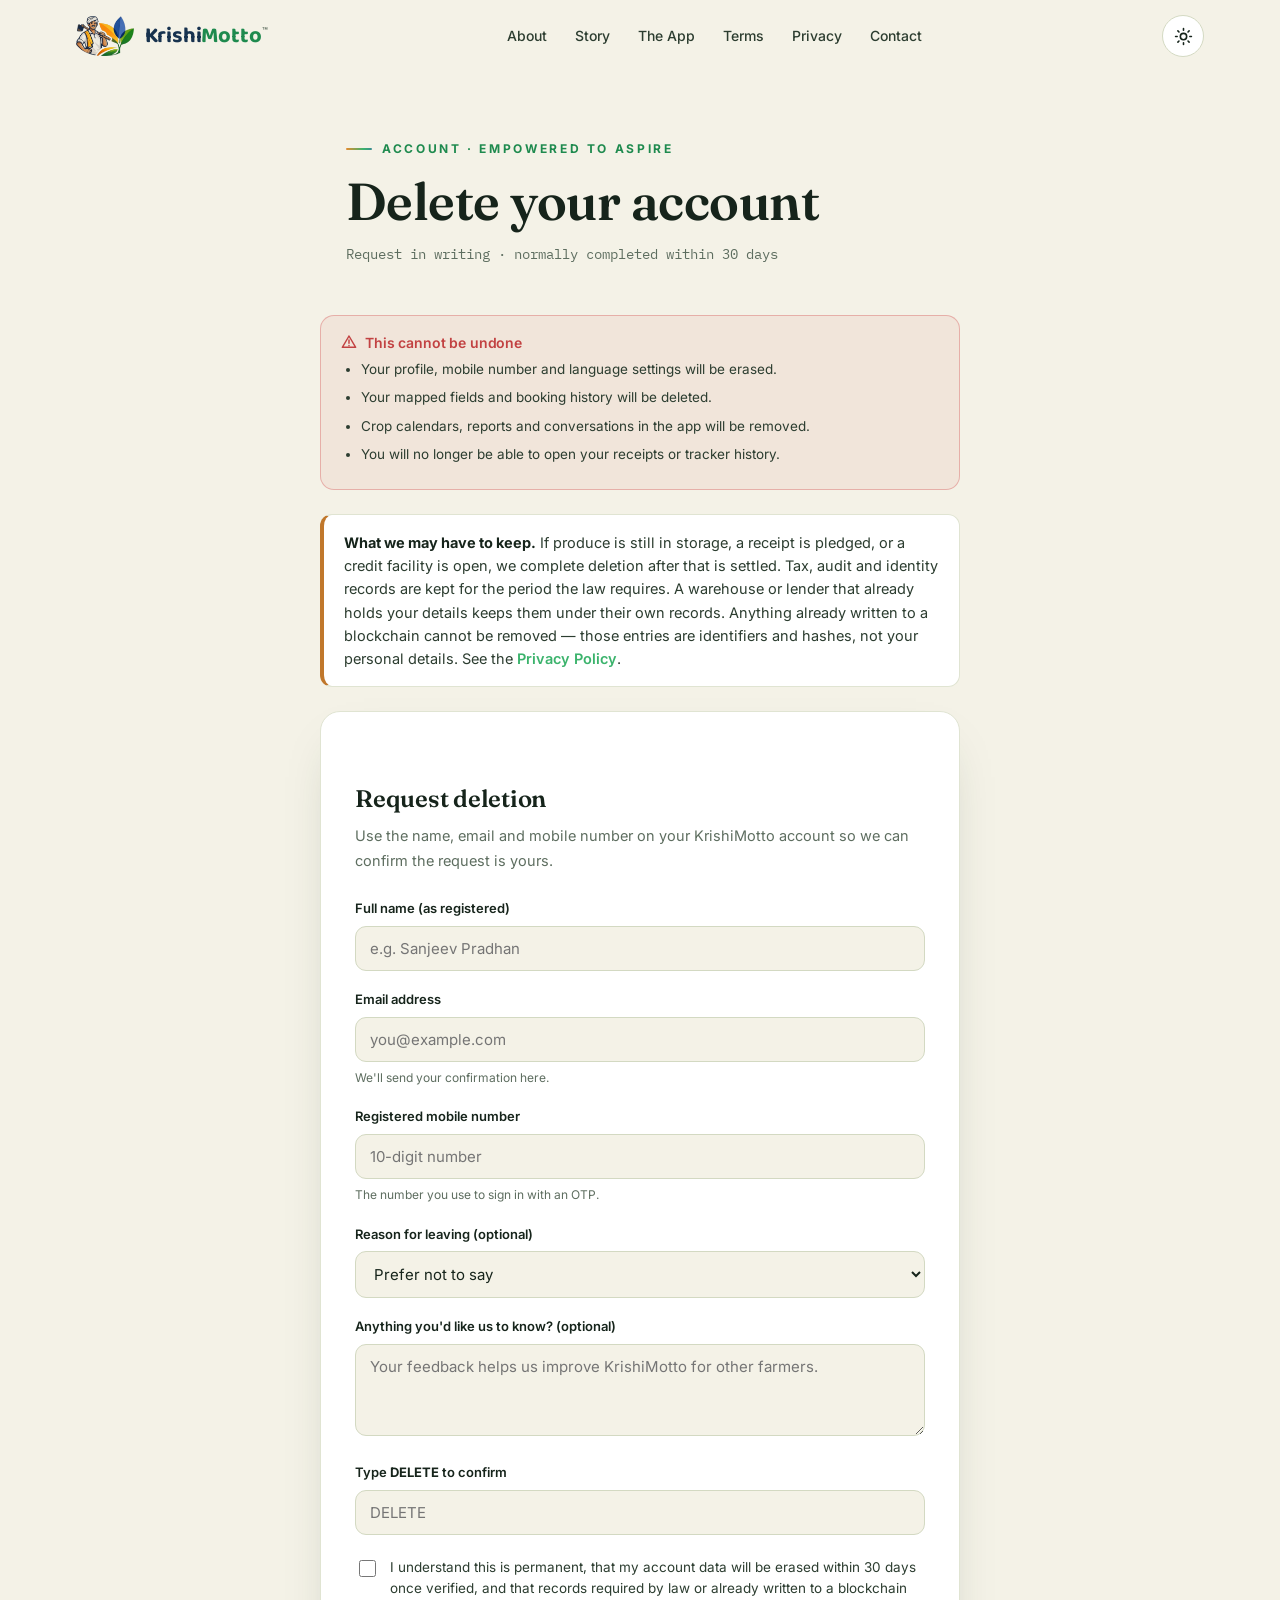
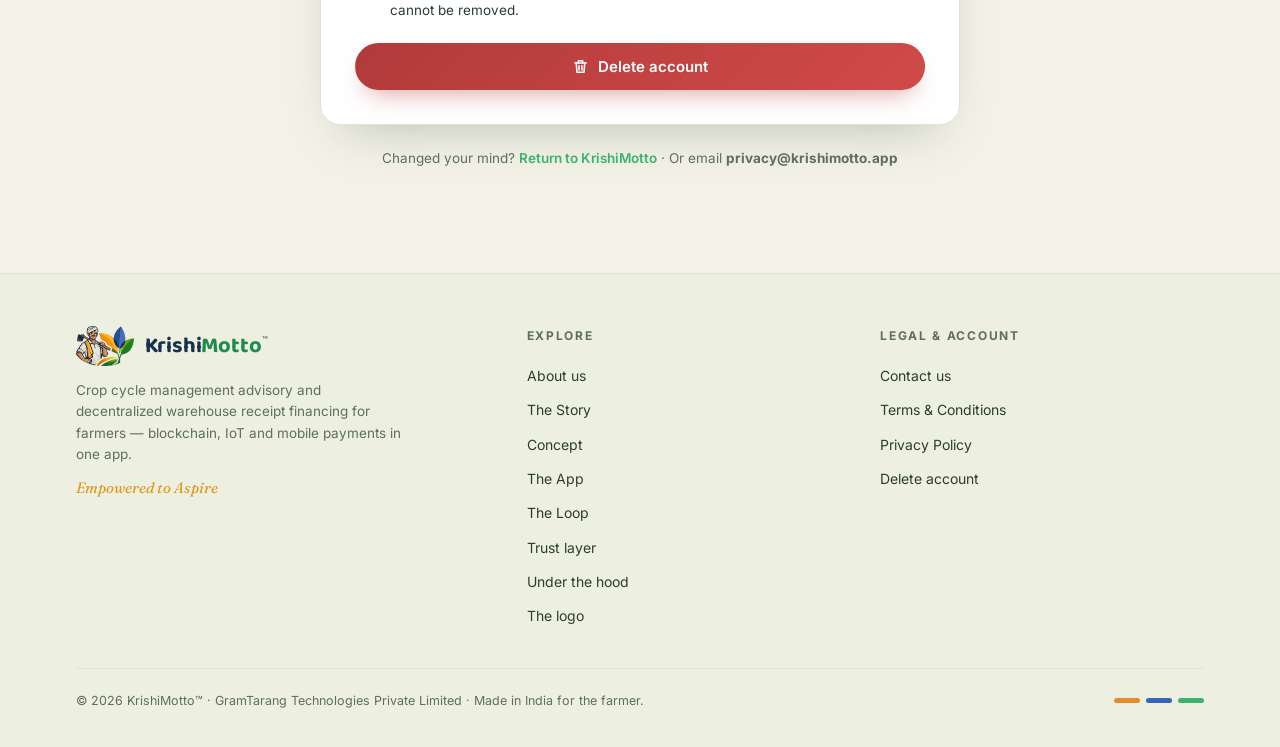
<file: delete-account.html>
<!DOCTYPE html>
<html lang="en" data-theme="night">
<head>
<meta charset="UTF-8" />
<meta name="viewport" content="width=device-width, initial-scale=1.0" />
<title>Delete Account — KrishiMotto™</title>
<meta name="description" content="Request permanent deletion of your KrishiMotto account and associated data." />
<link rel="icon" type="image/png" href="assets/img/favicon.png" />
<link rel="preconnect" href="https://fonts.googleapis.com">
<link rel="preconnect" href="https://fonts.gstatic.com" crossorigin>
<link href="https://fonts.googleapis.com/css2?family=Baloo+2:wght@600;700;800&family=Fraunces:opsz,wght@9..144,400;9..144,500;9..144,600;9..144,700&family=IBM+Plex+Mono:wght@400;500;600&family=Inter:wght@400;500;600;700&display=swap" rel="stylesheet">
<link rel="stylesheet" href="assets/css/style.css">
</head>
<body>
<div class="progress" id="progress"></div>

<header class="nav" id="nav">
  <div class="wrap navrow">
    <a class="brand" href="index.html" aria-label="KrishiMotto home">
      <img src="assets/img/logo-mark.png" alt="KrishiMotto" />
      <span class="wordmark"><span class="k">Krishi</span><span class="m">Motto</span><span class="tm">™</span></span>
    </a>
    <nav class="navlinks">
      <a href="about.html">About</a>
      <a href="index.html#story">Story</a>
      <a href="index.html#app">The App</a>
      <a href="terms.html">Terms</a>
      <a href="privacy.html">Privacy</a>
      <a href="contact.html">Contact</a>
    </nav>
    <div class="navtools">
      <button class="toggle" id="themeToggle" aria-label="Switch day / night mode" title="Switch day / night">
        <svg class="sun" viewBox="0 0 24 24" fill="none" stroke="currentColor" stroke-width="2" stroke-linecap="round"><circle cx="12" cy="12" r="4"/><path d="M12 2v2M12 20v2M4.9 4.9l1.4 1.4M17.7 17.7l1.4 1.4M2 12h2M20 12h2M4.9 19.1l1.4-1.4M17.7 6.3l1.4-1.4"/></svg>
        <svg class="moon" viewBox="0 0 24 24" fill="currentColor"><path d="M21 12.8A9 9 0 1 1 11.2 3a7 7 0 0 0 9.8 9.8z"/></svg>
      </button>
      <button class="toggle menu-btn" id="menuBtn" aria-label="Open menu">
        <svg viewBox="0 0 24 24" fill="none" stroke="currentColor" stroke-width="2" stroke-linecap="round"><path d="M4 7h16M4 12h16M4 17h16"/></svg>
      </button>
    </div>
  </div>
</header>
<div class="mobilemenu" id="mobilemenu">
  <a href="about.html">About us</a><a href="index.html#concept">Concept</a><a href="index.html#app">The App</a><a href="index.html#trust">Trust</a>
  <a href="terms.html">Terms &amp; Conditions</a><a href="privacy.html">Privacy Policy</a>
  <a href="contact.html">Contact us</a>
</div>

<section class="page-hero">
  <div class="wrap" style="max-width:640px">
    <span class="eyebrow">Account · Empowered to Aspire</span>
    <h1>Delete your account</h1>
    <p class="updated">Request in writing · normally completed within 30 days</p>
  </div>
</section>

<section class="legal" style="padding-top:10px">
  <div class="wrap">
    <div class="form-wrap">

      <div class="warnbox">
        <h4>
          <svg width="16" height="16" viewBox="0 0 24 24" fill="none" stroke="currentColor" stroke-width="2.2" stroke-linecap="round" stroke-linejoin="round"><path d="M12 3L2 20h20L12 3z"/><path d="M12 9v5M12 17.4v.1"/></svg>
          This cannot be undone
        </h4>
        <ul>
          <li>Your profile, mobile number and language settings will be erased.</li>
          <li>Your mapped fields and booking history will be deleted.</li>
          <li>Crop calendars, reports and conversations in the app will be removed.</li>
          <li>You will no longer be able to open your receipts or tracker history.</li>
        </ul>
      </div>

      <div class="callout" style="margin-top:0;margin-bottom:24px">
        <b>What we may have to keep.</b> If produce is still in storage, a receipt is pledged, or a credit facility is open, we complete deletion after that is settled. Tax, audit and identity records are kept for the period the law requires. A warehouse or lender that already holds your details keeps them under their own records. Anything already written to a blockchain cannot be removed — those entries are identifiers and hashes, not your personal details. See the <a href="privacy.html" style="color:var(--green2);font-weight:600">Privacy Policy</a>.
      </div>

      <div class="form-card">
        <h2>Request deletion</h2>
        <p class="desc">Use the name, email and mobile number on your KrishiMotto account so we can confirm the request is yours.</p>

        <form id="deleteForm" novalidate>
          <div class="field">
            <label for="fullName">Full name (as registered)</label>
            <input type="text" id="fullName" name="fullName" autocomplete="name" placeholder="e.g. Sanjeev Pradhan" />
          </div>

          <div class="field">
            <label for="email">Email address</label>
            <input type="email" id="email" name="email" autocomplete="email" placeholder="you@example.com" />
            <p class="hint">We'll send your confirmation here.</p>
          </div>

          <div class="field">
            <label for="phone">Registered mobile number</label>
            <input type="tel" id="phone" name="phone" autocomplete="tel" inputmode="numeric" placeholder="10-digit number" />
            <p class="hint">The number you use to sign in with an OTP.</p>
          </div>

          <div class="field">
            <label for="reason">Reason for leaving (optional)</label>
            <select id="reason" name="reason">
              <option value="">Prefer not to say</option>
              <option value="not-useful">I don't need the app any more</option>
              <option value="privacy">Privacy concerns</option>
              <option value="services">Services weren't available in my area</option>
              <option value="credit">Problems with a credit application</option>
              <option value="duplicate">I have a duplicate account</option>
              <option value="other">Something else</option>
            </select>
          </div>

          <div class="field">
            <label for="details">Anything you'd like us to know? (optional)</label>
            <textarea id="details" name="details" placeholder="Your feedback helps us improve KrishiMotto for other farmers."></textarea>
          </div>

          <div class="field">
            <label for="confirmText">Type <b>DELETE</b> to confirm</label>
            <input type="text" id="confirmText" name="confirmText" autocomplete="off" placeholder="DELETE" />
          </div>

          <div class="checkrow">
            <input type="checkbox" id="ack" name="ack" />
            <label for="ack" style="font-weight:400;margin:0">I understand this is permanent, that my account data will be erased within 30 days once verified, and that records required by law or already written to a blockchain cannot be removed.</label>
          </div>

          <button type="submit" class="btn btn-danger" style="width:100%;justify-content:center">
            <svg width="17" height="17" viewBox="0 0 24 24" fill="none" stroke="currentColor" stroke-width="2.2" stroke-linecap="round" stroke-linejoin="round"><path d="M4 7h16M10 11v6M14 11v6"/><path d="M6 7l1 13h10l1-13M9 7V4h6v3"/></svg>
            Delete account
          </button>
        </form>

        <div class="form-msg" id="formMsg" role="status" aria-live="polite"></div>
      </div>

      <p style="text-align:center;color:var(--muted);font-size:13.5px;margin-top:22px">
        Changed your mind? <a href="index.html" style="color:var(--green2);font-weight:600">Return to KrishiMotto</a> · Or email <b>privacy@krishimotto.app</b>
      </p>
    </div>
  </div>
</section>

<footer>
  <div class="wrap">
    <div class="foot-grid">
      <div class="foot-brand">
        <a class="brand" href="index.html"><img src="assets/img/logo-mark.png" alt="KrishiMotto"/><span class="wordmark"><span class="k">Krishi</span><span class="m">Motto</span><span class="tm">™</span></span></a>
        <p>Crop cycle management advisory and decentralized warehouse receipt financing for farmers — blockchain, IoT and mobile payments in one app.</p>
        <p class="tagline">Empowered to Aspire</p>
      </div>
      <div class="foot-col">
        <h5>Explore</h5>
        <a href="about.html">About us</a>
        <a href="index.html#story">The Story</a>
        <a href="index.html#concept">Concept</a>
        <a href="index.html#app">The App</a>
        <a href="index.html#journey">The Loop</a>
        <a href="index.html#trust">Trust layer</a>
        <a href="index.html#build">Under the hood</a>
        <a href="about.html#logo">The logo</a>
      </div>
      <div class="foot-col">
        <h5>Legal &amp; account</h5>
        <a href="contact.html">Contact us</a>
        <a href="terms.html">Terms &amp; Conditions</a>
        <a href="privacy.html">Privacy Policy</a>
        <a href="delete-account.html">Delete account</a>
      </div>
    </div>
    <div class="foot-bottom">
      <p>© <span data-year>2026</span> KrishiMotto™ · GramTarang Technologies Private Limited · Made in India for the farmer.</p>
      <div class="tri" aria-hidden="true"><i style="background:var(--saffron)"></i><i style="background:var(--indigo)"></i><i style="background:var(--green2)"></i></div>
    </div>
  </div>
</footer>

<script src="assets/js/main.js"></script>
</body>
</html>
</file>
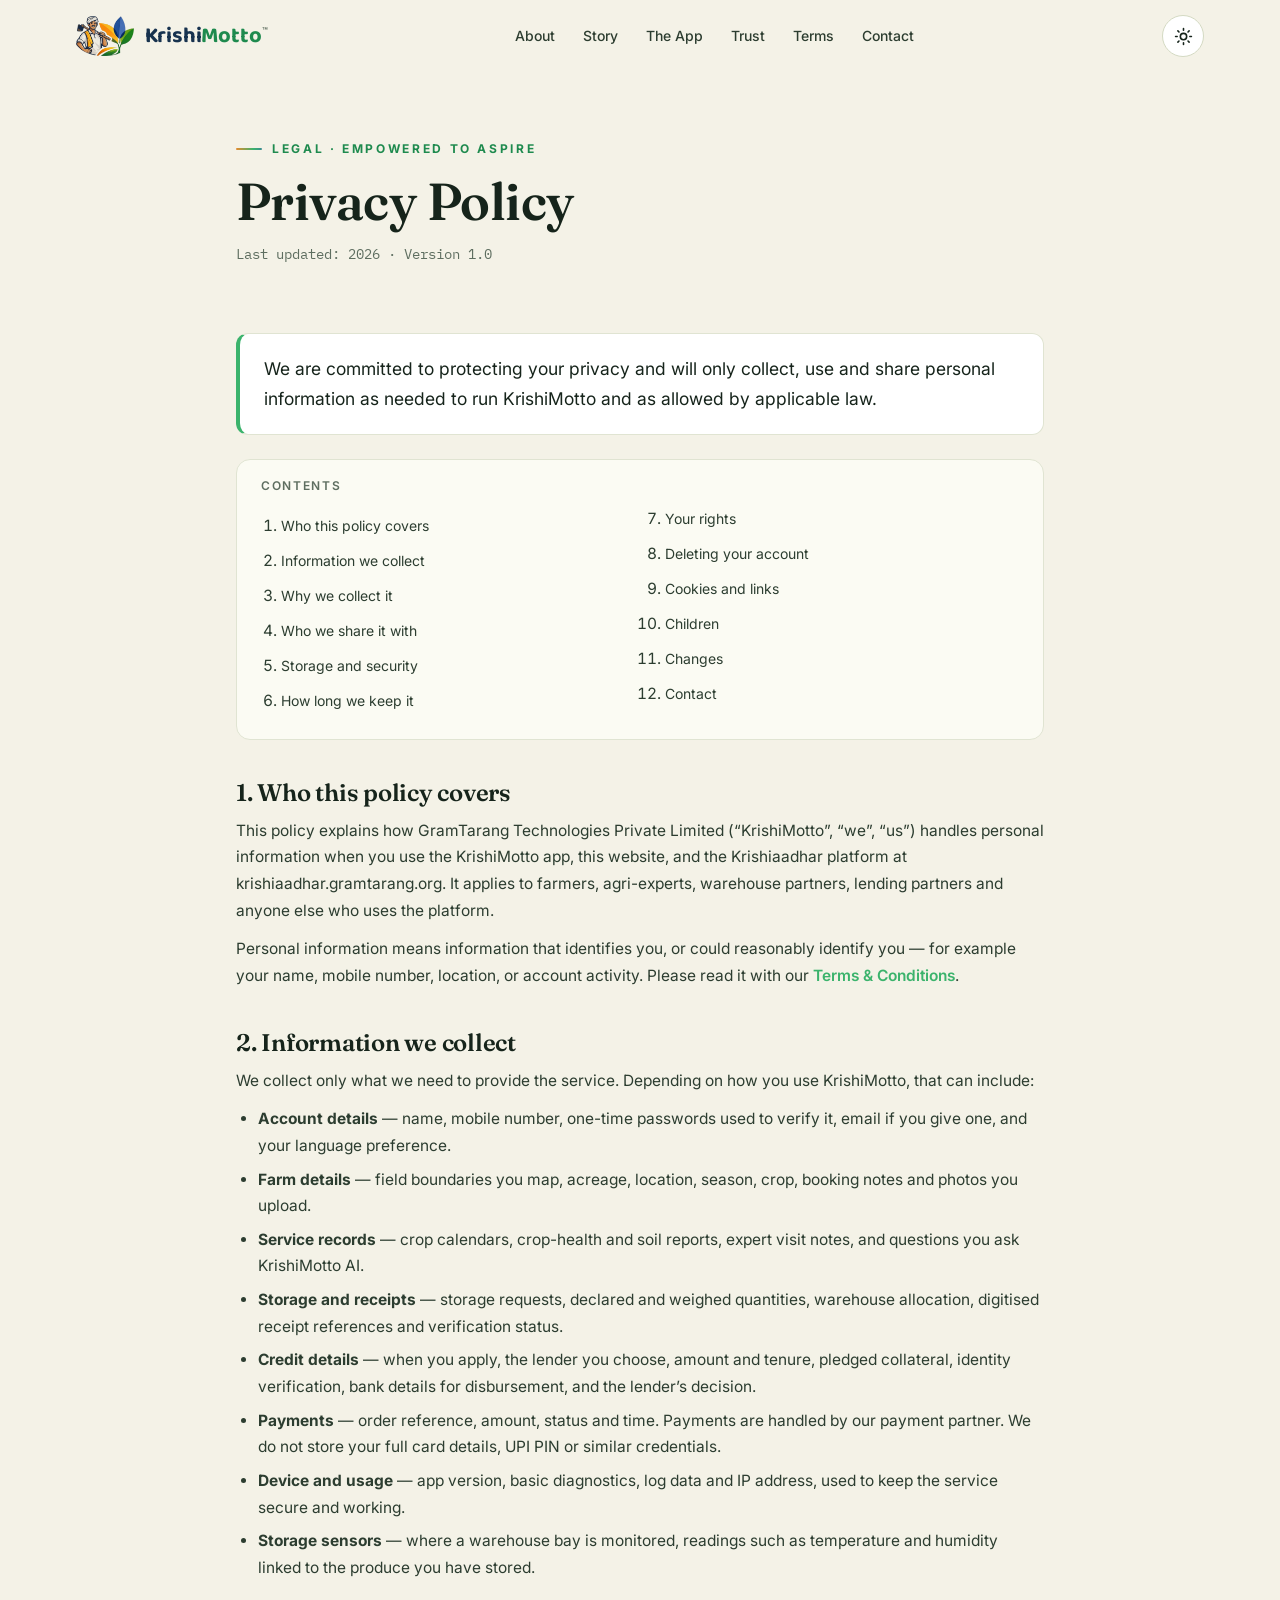
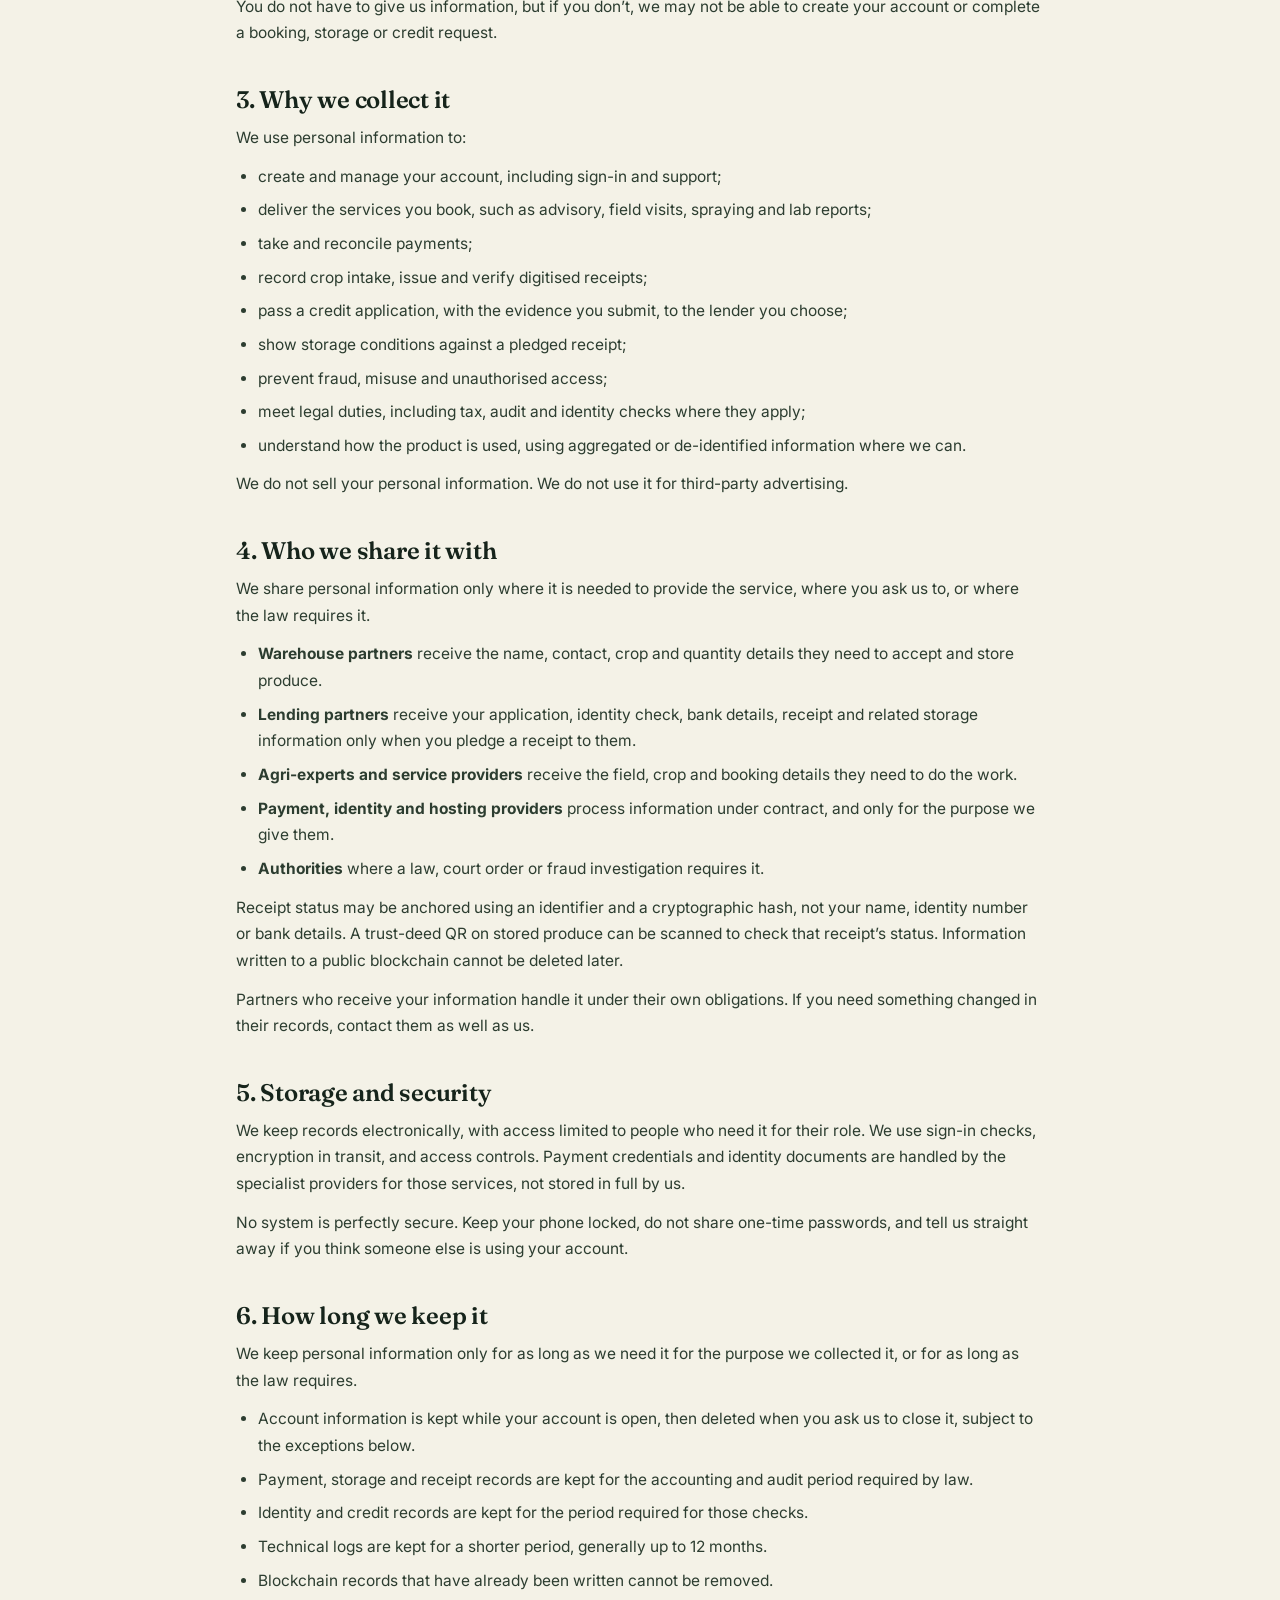
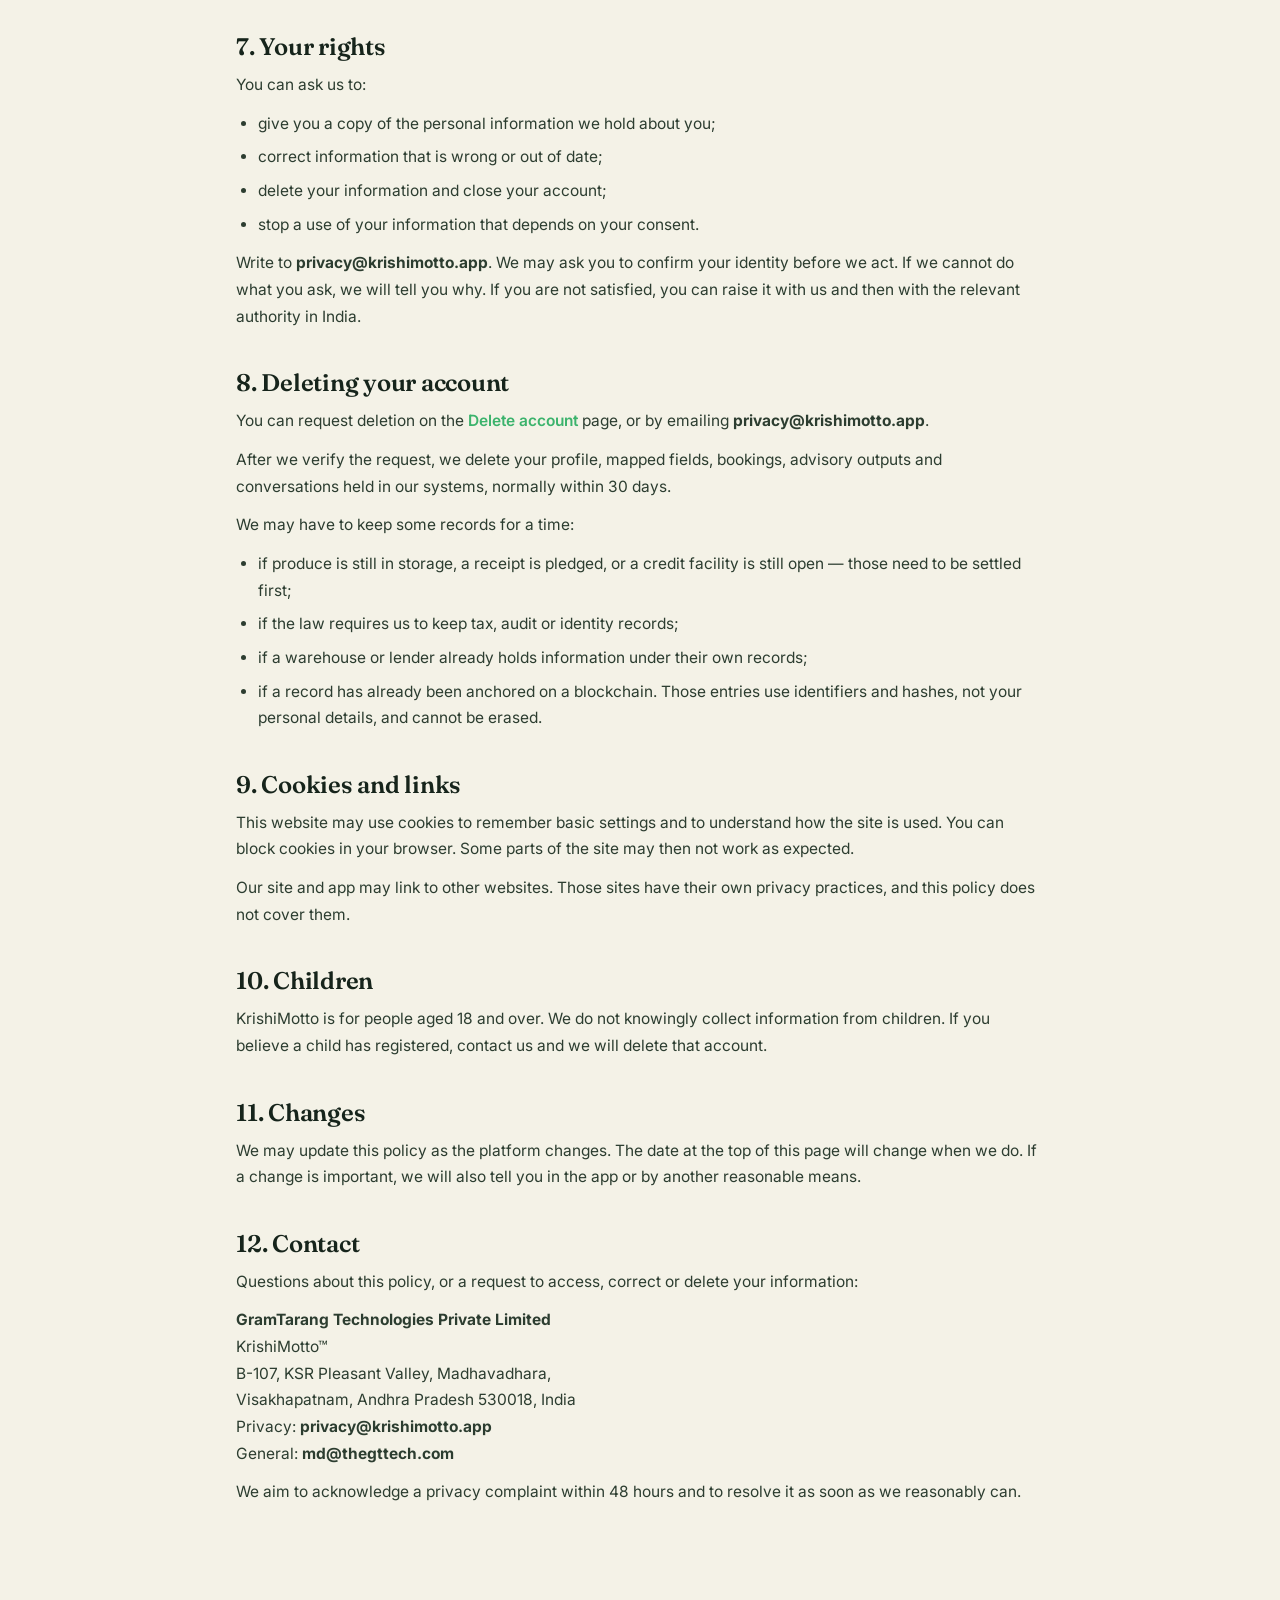
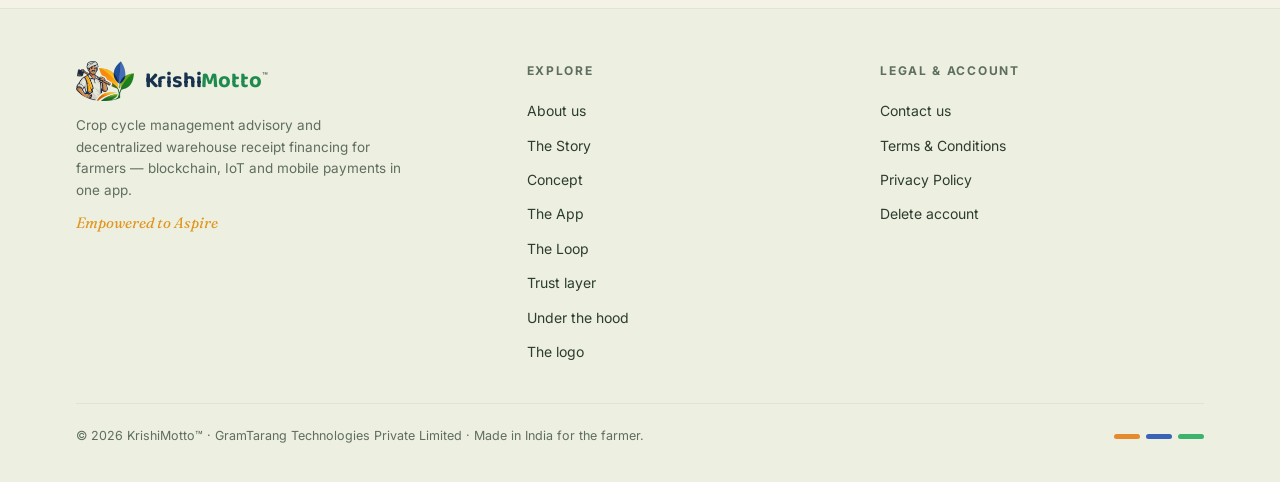
<file: privacy.html>
<!DOCTYPE html>
<html lang="en" data-theme="night">
<head>
<meta charset="UTF-8" />
<meta name="viewport" content="width=device-width, initial-scale=1.0" />
<title>Privacy Policy — KrishiMotto™</title>
<meta name="description" content="How KrishiMotto collects, uses, shares and protects your personal information, and how to access, correct or delete it." />
<link rel="icon" type="image/png" href="assets/img/favicon.png" />
<link rel="preconnect" href="https://fonts.googleapis.com">
<link rel="preconnect" href="https://fonts.gstatic.com" crossorigin>
<link href="https://fonts.googleapis.com/css2?family=Baloo+2:wght@600;700;800&family=Fraunces:opsz,wght@9..144,400;9..144,500;9..144,600;9..144,700&family=IBM+Plex+Mono:wght@400;500;600&family=Inter:wght@400;500;600;700&display=swap" rel="stylesheet">
<link rel="stylesheet" href="assets/css/style.css">
</head>
<body>
<div class="progress" id="progress"></div>

<header class="nav" id="nav">
  <div class="wrap navrow">
    <a class="brand" href="index.html" aria-label="KrishiMotto home">
      <img src="assets/img/logo-mark.png" alt="KrishiMotto" />
      <span class="wordmark"><span class="k">Krishi</span><span class="m">Motto</span><span class="tm">™</span></span>
    </a>
    <nav class="navlinks">
      <a href="about.html">About</a>
      <a href="index.html#story">Story</a>
      <a href="index.html#app">The App</a>
      <a href="index.html#trust">Trust</a>
      <a href="terms.html">Terms</a>
      <a href="contact.html">Contact</a>
    </nav>
    <div class="navtools">
      <button class="toggle" id="themeToggle" aria-label="Switch day / night mode" title="Switch day / night">
        <svg class="sun" viewBox="0 0 24 24" fill="none" stroke="currentColor" stroke-width="2" stroke-linecap="round"><circle cx="12" cy="12" r="4"/><path d="M12 2v2M12 20v2M4.9 4.9l1.4 1.4M17.7 17.7l1.4 1.4M2 12h2M20 12h2M4.9 19.1l1.4-1.4M17.7 6.3l1.4-1.4"/></svg>
        <svg class="moon" viewBox="0 0 24 24" fill="currentColor"><path d="M21 12.8A9 9 0 1 1 11.2 3a7 7 0 0 0 9.8 9.8z"/></svg>
      </button>
      <button class="toggle menu-btn" id="menuBtn" aria-label="Open menu">
        <svg viewBox="0 0 24 24" fill="none" stroke="currentColor" stroke-width="2" stroke-linecap="round"><path d="M4 7h16M4 12h16M4 17h16"/></svg>
      </button>
    </div>
  </div>
</header>
<div class="mobilemenu" id="mobilemenu">
  <a href="about.html">About us</a><a href="index.html#concept">Concept</a><a href="index.html#app">The App</a><a href="index.html#journey">The Loop</a>
  <a href="index.html#trust">Trust</a><a href="terms.html">Terms &amp; Conditions</a><a href="delete-account.html">Delete account</a>
  <a href="contact.html">Contact us</a>
</div>

<section class="page-hero">
  <div class="wrap" style="max-width:860px">
    <span class="eyebrow">Legal · Empowered to Aspire</span>
    <h1>Privacy Policy</h1>
    <p class="updated">Last updated: <span data-year>2026</span> · Version 1.0</p>
  </div>
</section>

<section class="legal">
  <div class="wrap">
    <p class="lead">We are committed to protecting your privacy and will only collect, use and share personal information as needed to run KrishiMotto and as allowed by applicable law.</p>

    <div class="toc">
      <h4>Contents</h4>
      <ol>
        <li><a href="#p1">Who this policy covers</a></li>
        <li><a href="#p2">Information we collect</a></li>
        <li><a href="#p3">Why we collect it</a></li>
        <li><a href="#p4">Who we share it with</a></li>
        <li><a href="#p5">Storage and security</a></li>
        <li><a href="#p6">How long we keep it</a></li>
        <li><a href="#p7">Your rights</a></li>
        <li><a href="#p8">Deleting your account</a></li>
        <li><a href="#p9">Cookies and links</a></li>
        <li><a href="#p10">Children</a></li>
        <li><a href="#p11">Changes</a></li>
        <li><a href="#p12">Contact</a></li>
      </ol>
    </div>

    <h2 id="p1">1. Who this policy covers</h2>
    <p>This policy explains how GramTarang Technologies Private Limited (“KrishiMotto”, “we”, “us”) handles personal information when you use the KrishiMotto app, this website, and the Krishiaadhar platform at krishiaadhar.gramtarang.org. It applies to farmers, agri-experts, warehouse partners, lending partners and anyone else who uses the platform.</p>
    <p>Personal information means information that identifies you, or could reasonably identify you — for example your name, mobile number, location, or account activity. Please read it with our <a href="terms.html" style="color:var(--green2);font-weight:600">Terms &amp; Conditions</a>.</p>

    <h2 id="p2">2. Information we collect</h2>
    <p>We collect only what we need to provide the service. Depending on how you use KrishiMotto, that can include:</p>
    <ul>
      <li><b>Account details</b> — name, mobile number, one-time passwords used to verify it, email if you give one, and your language preference.</li>
      <li><b>Farm details</b> — field boundaries you map, acreage, location, season, crop, booking notes and photos you upload.</li>
      <li><b>Service records</b> — crop calendars, crop-health and soil reports, expert visit notes, and questions you ask KrishiMotto AI.</li>
      <li><b>Storage and receipts</b> — storage requests, declared and weighed quantities, warehouse allocation, digitised receipt references and verification status.</li>
      <li><b>Credit details</b> — when you apply, the lender you choose, amount and tenure, pledged collateral, identity verification, bank details for disbursement, and the lender’s decision.</li>
      <li><b>Payments</b> — order reference, amount, status and time. Payments are handled by our payment partner. We do not store your full card details, UPI PIN or similar credentials.</li>
      <li><b>Device and usage</b> — app version, basic diagnostics, log data and IP address, used to keep the service secure and working.</li>
      <li><b>Storage sensors</b> — where a warehouse bay is monitored, readings such as temperature and humidity linked to the produce you have stored.</li>
    </ul>
    <p>You do not have to give us information, but if you don’t, we may not be able to create your account or complete a booking, storage or credit request.</p>

    <h2 id="p3">3. Why we collect it</h2>
    <p>We use personal information to:</p>
    <ul>
      <li>create and manage your account, including sign-in and support;</li>
      <li>deliver the services you book, such as advisory, field visits, spraying and lab reports;</li>
      <li>take and reconcile payments;</li>
      <li>record crop intake, issue and verify digitised receipts;</li>
      <li>pass a credit application, with the evidence you submit, to the lender you choose;</li>
      <li>show storage conditions against a pledged receipt;</li>
      <li>prevent fraud, misuse and unauthorised access;</li>
      <li>meet legal duties, including tax, audit and identity checks where they apply;</li>
      <li>understand how the product is used, using aggregated or de-identified information where we can.</li>
    </ul>
    <p>We do not sell your personal information. We do not use it for third-party advertising.</p>

    <h2 id="p4">4. Who we share it with</h2>
    <p>We share personal information only where it is needed to provide the service, where you ask us to, or where the law requires it.</p>
    <ul>
      <li><b>Warehouse partners</b> receive the name, contact, crop and quantity details they need to accept and store produce.</li>
      <li><b>Lending partners</b> receive your application, identity check, bank details, receipt and related storage information only when you pledge a receipt to them.</li>
      <li><b>Agri-experts and service providers</b> receive the field, crop and booking details they need to do the work.</li>
      <li><b>Payment, identity and hosting providers</b> process information under contract, and only for the purpose we give them.</li>
      <li><b>Authorities</b> where a law, court order or fraud investigation requires it.</li>
    </ul>
    <p>Receipt status may be anchored using an identifier and a cryptographic hash, not your name, identity number or bank details. A trust-deed QR on stored produce can be scanned to check that receipt’s status. Information written to a public blockchain cannot be deleted later.</p>
    <p>Partners who receive your information handle it under their own obligations. If you need something changed in their records, contact them as well as us.</p>

    <h2 id="p5">5. Storage and security</h2>
    <p>We keep records electronically, with access limited to people who need it for their role. We use sign-in checks, encryption in transit, and access controls. Payment credentials and identity documents are handled by the specialist providers for those services, not stored in full by us.</p>
    <p>No system is perfectly secure. Keep your phone locked, do not share one-time passwords, and tell us straight away if you think someone else is using your account.</p>

    <h2 id="p6">6. How long we keep it</h2>
    <p>We keep personal information only for as long as we need it for the purpose we collected it, or for as long as the law requires.</p>
    <ul>
      <li>Account information is kept while your account is open, then deleted when you ask us to close it, subject to the exceptions below.</li>
      <li>Payment, storage and receipt records are kept for the accounting and audit period required by law.</li>
      <li>Identity and credit records are kept for the period required for those checks.</li>
      <li>Technical logs are kept for a shorter period, generally up to 12 months.</li>
      <li>Blockchain records that have already been written cannot be removed.</li>
    </ul>

    <h2 id="p7">7. Your rights</h2>
    <p>You can ask us to:</p>
    <ul>
      <li>give you a copy of the personal information we hold about you;</li>
      <li>correct information that is wrong or out of date;</li>
      <li>delete your information and close your account;</li>
      <li>stop a use of your information that depends on your consent.</li>
    </ul>
    <p>Write to <b>privacy@krishimotto.app</b>. We may ask you to confirm your identity before we act. If we cannot do what you ask, we will tell you why. If you are not satisfied, you can raise it with us and then with the relevant authority in India.</p>

    <h2 id="p8">8. Deleting your account</h2>
    <p>You can request deletion on the <a href="delete-account.html" style="color:var(--green2);font-weight:600">Delete account</a> page, or by emailing <b>privacy@krishimotto.app</b>.</p>
    <p>After we verify the request, we delete your profile, mapped fields, bookings, advisory outputs and conversations held in our systems, normally within 30 days.</p>
    <p>We may have to keep some records for a time:</p>
    <ul>
      <li>if produce is still in storage, a receipt is pledged, or a credit facility is still open — those need to be settled first;</li>
      <li>if the law requires us to keep tax, audit or identity records;</li>
      <li>if a warehouse or lender already holds information under their own records;</li>
      <li>if a record has already been anchored on a blockchain. Those entries use identifiers and hashes, not your personal details, and cannot be erased.</li>
    </ul>

    <h2 id="p9">9. Cookies and links</h2>
    <p>This website may use cookies to remember basic settings and to understand how the site is used. You can block cookies in your browser. Some parts of the site may then not work as expected.</p>
    <p>Our site and app may link to other websites. Those sites have their own privacy practices, and this policy does not cover them.</p>

    <h2 id="p10">10. Children</h2>
    <p>KrishiMotto is for people aged 18 and over. We do not knowingly collect information from children. If you believe a child has registered, contact us and we will delete that account.</p>

    <h2 id="p11">11. Changes</h2>
    <p>We may update this policy as the platform changes. The date at the top of this page will change when we do. If a change is important, we will also tell you in the app or by another reasonable means.</p>

    <h2 id="p12">12. Contact</h2>
    <p>Questions about this policy, or a request to access, correct or delete your information:</p>
    <p><b>GramTarang Technologies Private Limited</b><br>
    KrishiMotto™<br>
    B-107, KSR Pleasant Valley, Madhavadhara,<br>
    Visakhapatnam, Andhra Pradesh 530018, India<br>
    Privacy: <b>privacy@krishimotto.app</b><br>
    General: <b>md@thegttech.com</b></p>
    <p>We aim to acknowledge a privacy complaint within 48 hours and to resolve it as soon as we reasonably can.</p>
  </div>
</section>

<footer>
  <div class="wrap">
    <div class="foot-grid">
      <div class="foot-brand">
        <a class="brand" href="index.html"><img src="assets/img/logo-mark.png" alt="KrishiMotto"/><span class="wordmark"><span class="k">Krishi</span><span class="m">Motto</span><span class="tm">™</span></span></a>
        <p>Crop cycle management advisory and decentralized warehouse receipt financing for farmers — blockchain, IoT and mobile payments in one app.</p>
        <p class="tagline">Empowered to Aspire</p>
      </div>
      <div class="foot-col">
        <h5>Explore</h5>
        <a href="about.html">About us</a>
        <a href="index.html#story">The Story</a>
        <a href="index.html#concept">Concept</a>
        <a href="index.html#app">The App</a>
        <a href="index.html#journey">The Loop</a>
        <a href="index.html#trust">Trust layer</a>
        <a href="index.html#build">Under the hood</a>
        <a href="about.html#logo">The logo</a>
      </div>
      <div class="foot-col">
        <h5>Legal &amp; account</h5>
        <a href="contact.html">Contact us</a>
        <a href="terms.html">Terms &amp; Conditions</a>
        <a href="privacy.html">Privacy Policy</a>
        <a href="delete-account.html">Delete account</a>
      </div>
    </div>
    <div class="foot-bottom">
      <p>© <span data-year>2026</span> KrishiMotto™ · GramTarang Technologies Private Limited · Made in India for the farmer.</p>
      <div class="tri" aria-hidden="true"><i style="background:var(--saffron)"></i><i style="background:var(--indigo)"></i><i style="background:var(--green2)"></i></div>
    </div>
  </div>
</footer>

<script src="assets/js/main.js"></script>
</body>
</html>
</file>
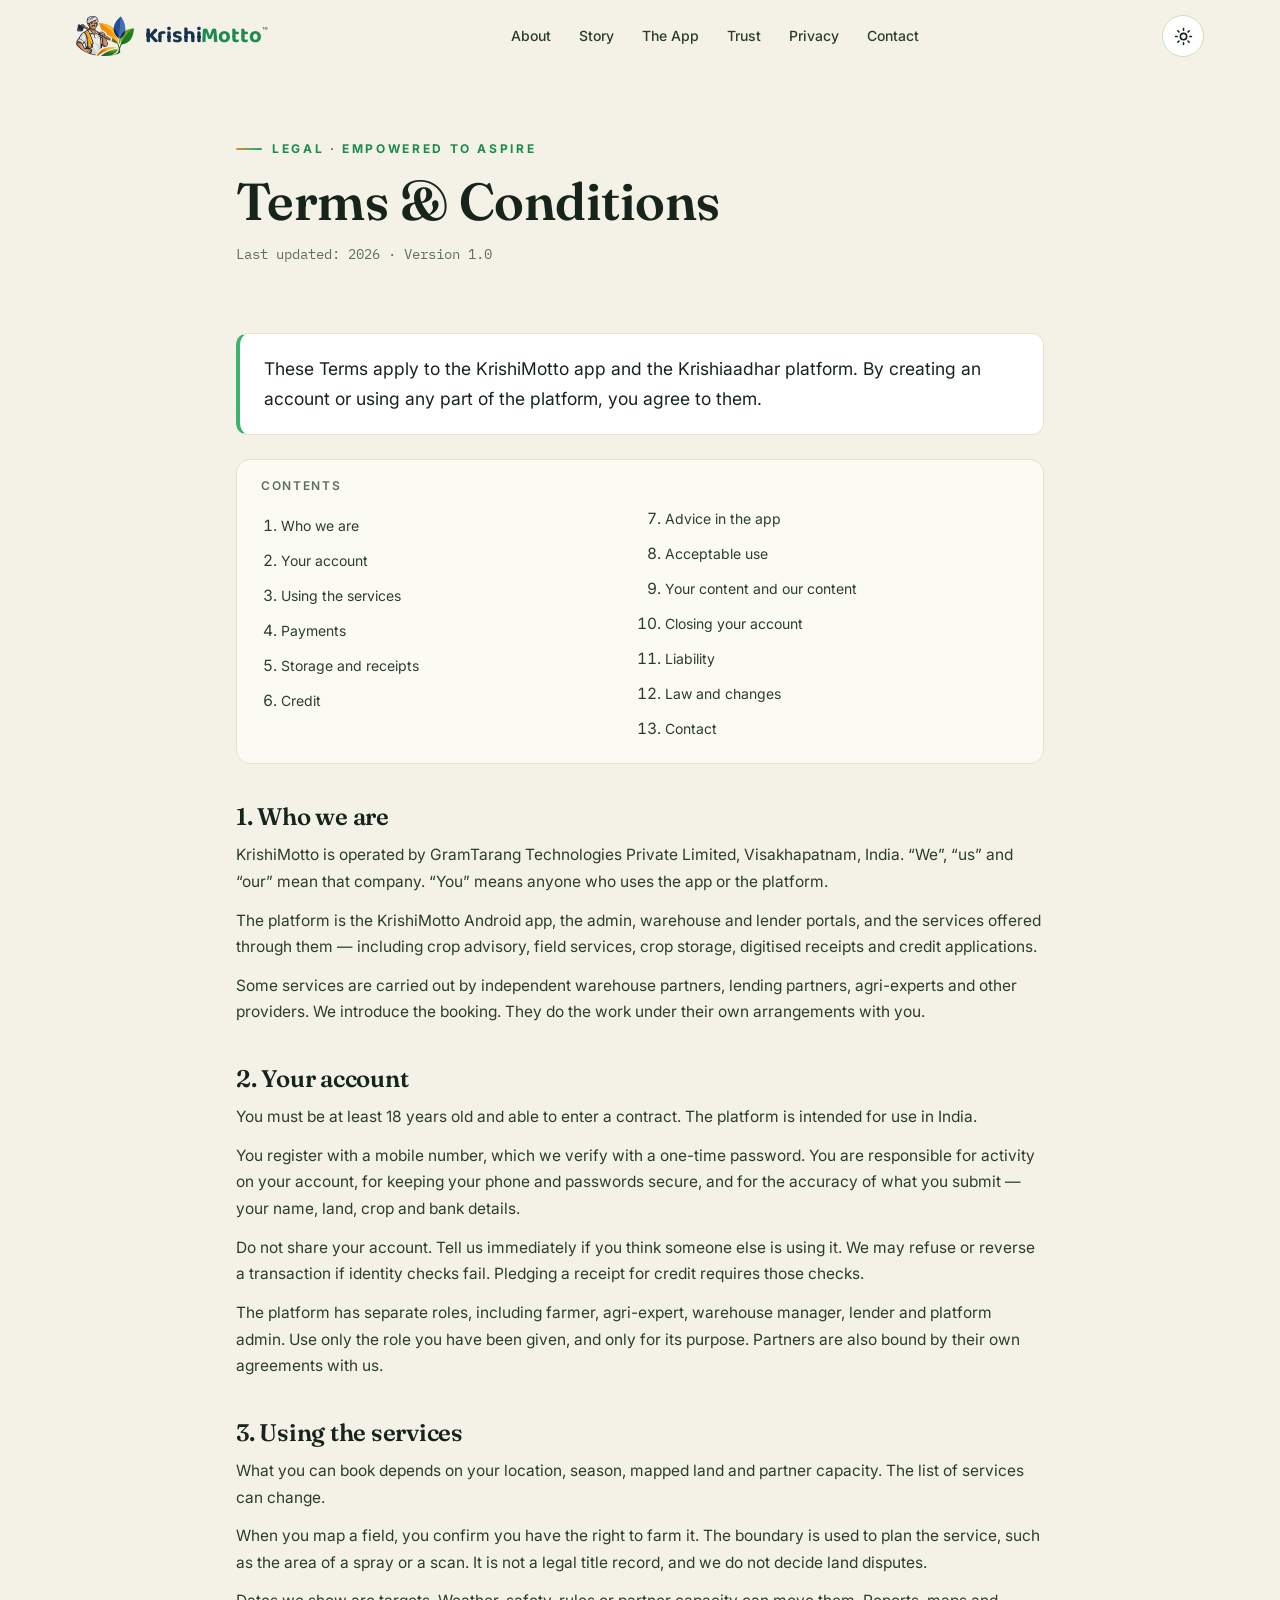
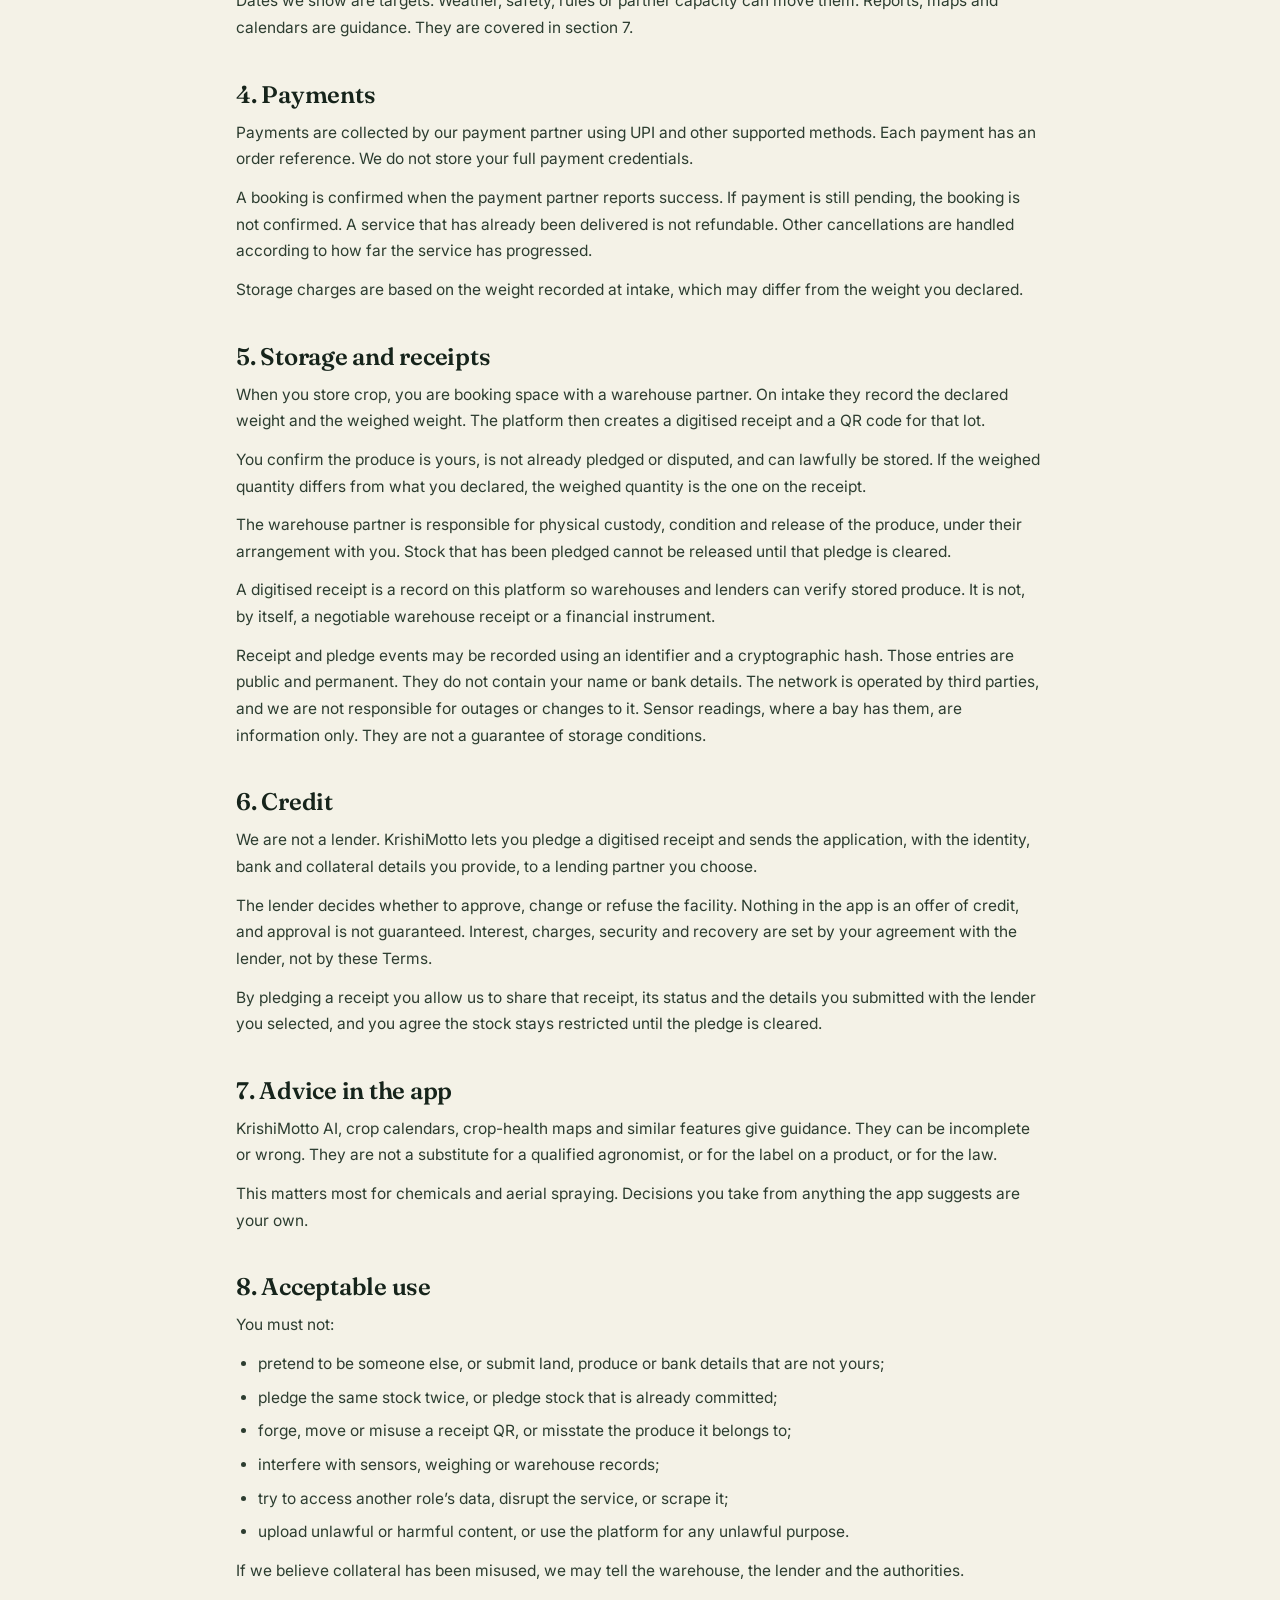
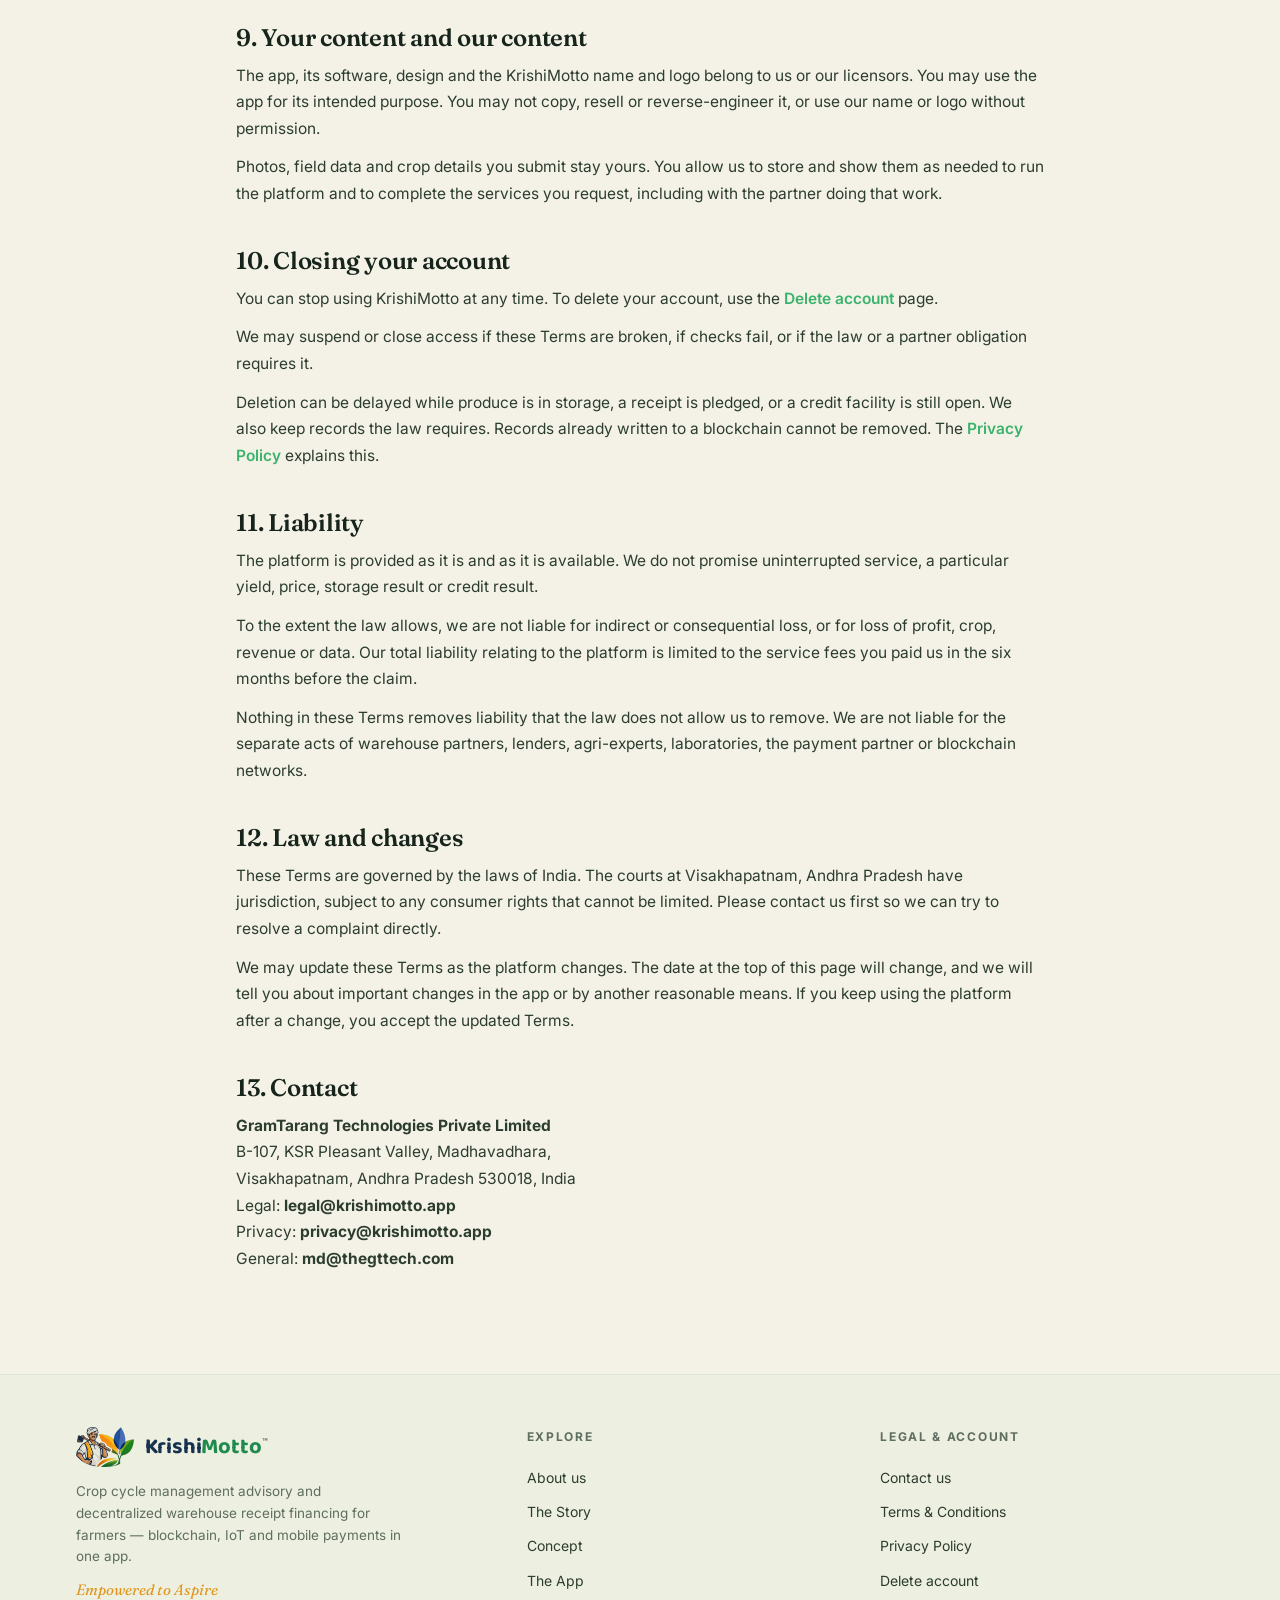
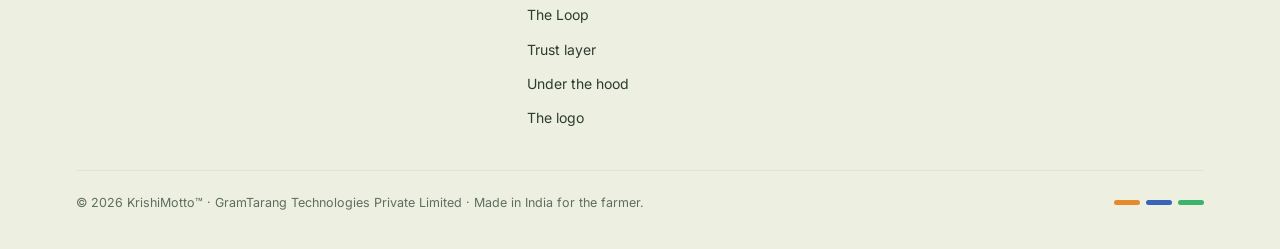
<file: terms.html>
<!DOCTYPE html>
<html lang="en" data-theme="night">
<head>
<meta charset="UTF-8" />
<meta name="viewport" content="width=device-width, initial-scale=1.0" />
<title>Terms &amp; Conditions — KrishiMotto™</title>
<meta name="description" content="Terms and Conditions for using the KrishiMotto app, farm services, crop storage, receipts and credit applications." />
<link rel="icon" type="image/png" href="assets/img/favicon.png" />
<link rel="preconnect" href="https://fonts.googleapis.com">
<link rel="preconnect" href="https://fonts.gstatic.com" crossorigin>
<link href="https://fonts.googleapis.com/css2?family=Baloo+2:wght@600;700;800&family=Fraunces:opsz,wght@9..144,400;9..144,500;9..144,600;9..144,700&family=IBM+Plex+Mono:wght@400;500;600&family=Inter:wght@400;500;600;700&display=swap" rel="stylesheet">
<link rel="stylesheet" href="assets/css/style.css">
</head>
<body>
<div class="progress" id="progress"></div>

<header class="nav" id="nav">
  <div class="wrap navrow">
    <a class="brand" href="index.html" aria-label="KrishiMotto home">
      <img src="assets/img/logo-mark.png" alt="KrishiMotto" />
      <span class="wordmark"><span class="k">Krishi</span><span class="m">Motto</span><span class="tm">™</span></span>
    </a>
    <nav class="navlinks">
      <a href="about.html">About</a>
      <a href="index.html#story">Story</a>
      <a href="index.html#app">The App</a>
      <a href="index.html#trust">Trust</a>
      <a href="privacy.html">Privacy</a>
      <a href="contact.html">Contact</a>
    </nav>
    <div class="navtools">
      <button class="toggle" id="themeToggle" aria-label="Switch day / night mode" title="Switch day / night">
        <svg class="sun" viewBox="0 0 24 24" fill="none" stroke="currentColor" stroke-width="2" stroke-linecap="round"><circle cx="12" cy="12" r="4"/><path d="M12 2v2M12 20v2M4.9 4.9l1.4 1.4M17.7 17.7l1.4 1.4M2 12h2M20 12h2M4.9 19.1l1.4-1.4M17.7 6.3l1.4-1.4"/></svg>
        <svg class="moon" viewBox="0 0 24 24" fill="currentColor"><path d="M21 12.8A9 9 0 1 1 11.2 3a7 7 0 0 0 9.8 9.8z"/></svg>
      </button>
      <button class="toggle menu-btn" id="menuBtn" aria-label="Open menu">
        <svg viewBox="0 0 24 24" fill="none" stroke="currentColor" stroke-width="2" stroke-linecap="round"><path d="M4 7h16M4 12h16M4 17h16"/></svg>
      </button>
    </div>
  </div>
</header>
<div class="mobilemenu" id="mobilemenu">
  <a href="about.html">About us</a><a href="index.html#concept">Concept</a><a href="index.html#app">The App</a><a href="index.html#journey">The Loop</a>
  <a href="index.html#trust">Trust</a><a href="privacy.html">Privacy Policy</a><a href="delete-account.html">Delete account</a>
  <a href="contact.html">Contact us</a>
</div>

<section class="page-hero">
  <div class="wrap" style="max-width:860px">
    <span class="eyebrow">Legal · Empowered to Aspire</span>
    <h1>Terms &amp; Conditions</h1>
    <p class="updated">Last updated: <span data-year>2026</span> · Version 1.0</p>
  </div>
</section>

<section class="legal">
  <div class="wrap">
    <p class="lead">These Terms apply to the KrishiMotto app and the Krishiaadhar platform. By creating an account or using any part of the platform, you agree to them.</p>

    <div class="toc">
      <h4>Contents</h4>
      <ol>
        <li><a href="#t1">Who we are</a></li>
        <li><a href="#t2">Your account</a></li>
        <li><a href="#t3">Using the services</a></li>
        <li><a href="#t4">Payments</a></li>
        <li><a href="#t5">Storage and receipts</a></li>
        <li><a href="#t6">Credit</a></li>
        <li><a href="#t7">Advice in the app</a></li>
        <li><a href="#t8">Acceptable use</a></li>
        <li><a href="#t9">Your content and our content</a></li>
        <li><a href="#t10">Closing your account</a></li>
        <li><a href="#t11">Liability</a></li>
        <li><a href="#t12">Law and changes</a></li>
        <li><a href="#t13">Contact</a></li>
      </ol>
    </div>

    <h2 id="t1">1. Who we are</h2>
    <p>KrishiMotto is operated by GramTarang Technologies Private Limited, Visakhapatnam, India. “We”, “us” and “our” mean that company. “You” means anyone who uses the app or the platform.</p>
    <p>The platform is the KrishiMotto Android app, the admin, warehouse and lender portals, and the services offered through them — including crop advisory, field services, crop storage, digitised receipts and credit applications.</p>
    <p>Some services are carried out by independent warehouse partners, lending partners, agri-experts and other providers. We introduce the booking. They do the work under their own arrangements with you.</p>

    <h2 id="t2">2. Your account</h2>
    <p>You must be at least 18 years old and able to enter a contract. The platform is intended for use in India.</p>
    <p>You register with a mobile number, which we verify with a one-time password. You are responsible for activity on your account, for keeping your phone and passwords secure, and for the accuracy of what you submit — your name, land, crop and bank details.</p>
    <p>Do not share your account. Tell us immediately if you think someone else is using it. We may refuse or reverse a transaction if identity checks fail. Pledging a receipt for credit requires those checks.</p>
    <p>The platform has separate roles, including farmer, agri-expert, warehouse manager, lender and platform admin. Use only the role you have been given, and only for its purpose. Partners are also bound by their own agreements with us.</p>

    <h2 id="t3">3. Using the services</h2>
    <p>What you can book depends on your location, season, mapped land and partner capacity. The list of services can change.</p>
    <p>When you map a field, you confirm you have the right to farm it. The boundary is used to plan the service, such as the area of a spray or a scan. It is not a legal title record, and we do not decide land disputes.</p>
    <p>Dates we show are targets. Weather, safety, rules or partner capacity can move them. Reports, maps and calendars are guidance. They are covered in section 7.</p>

    <h2 id="t4">4. Payments</h2>
    <p>Payments are collected by our payment partner using UPI and other supported methods. Each payment has an order reference. We do not store your full payment credentials.</p>
    <p>A booking is confirmed when the payment partner reports success. If payment is still pending, the booking is not confirmed. A service that has already been delivered is not refundable. Other cancellations are handled according to how far the service has progressed.</p>
    <p>Storage charges are based on the weight recorded at intake, which may differ from the weight you declared.</p>

    <h2 id="t5">5. Storage and receipts</h2>
    <p>When you store crop, you are booking space with a warehouse partner. On intake they record the declared weight and the weighed weight. The platform then creates a digitised receipt and a QR code for that lot.</p>
    <p>You confirm the produce is yours, is not already pledged or disputed, and can lawfully be stored. If the weighed quantity differs from what you declared, the weighed quantity is the one on the receipt.</p>
    <p>The warehouse partner is responsible for physical custody, condition and release of the produce, under their arrangement with you. Stock that has been pledged cannot be released until that pledge is cleared.</p>
    <p>A digitised receipt is a record on this platform so warehouses and lenders can verify stored produce. It is not, by itself, a negotiable warehouse receipt or a financial instrument.</p>
    <p>Receipt and pledge events may be recorded using an identifier and a cryptographic hash. Those entries are public and permanent. They do not contain your name or bank details. The network is operated by third parties, and we are not responsible for outages or changes to it. Sensor readings, where a bay has them, are information only. They are not a guarantee of storage conditions.</p>

    <h2 id="t6">6. Credit</h2>
    <p>We are not a lender. KrishiMotto lets you pledge a digitised receipt and sends the application, with the identity, bank and collateral details you provide, to a lending partner you choose.</p>
    <p>The lender decides whether to approve, change or refuse the facility. Nothing in the app is an offer of credit, and approval is not guaranteed. Interest, charges, security and recovery are set by your agreement with the lender, not by these Terms.</p>
    <p>By pledging a receipt you allow us to share that receipt, its status and the details you submitted with the lender you selected, and you agree the stock stays restricted until the pledge is cleared.</p>

    <h2 id="t7">7. Advice in the app</h2>
    <p>KrishiMotto AI, crop calendars, crop-health maps and similar features give guidance. They can be incomplete or wrong. They are not a substitute for a qualified agronomist, or for the label on a product, or for the law.</p>
    <p>This matters most for chemicals and aerial spraying. Decisions you take from anything the app suggests are your own.</p>

    <h2 id="t8">8. Acceptable use</h2>
    <p>You must not:</p>
    <ul>
      <li>pretend to be someone else, or submit land, produce or bank details that are not yours;</li>
      <li>pledge the same stock twice, or pledge stock that is already committed;</li>
      <li>forge, move or misuse a receipt QR, or misstate the produce it belongs to;</li>
      <li>interfere with sensors, weighing or warehouse records;</li>
      <li>try to access another role’s data, disrupt the service, or scrape it;</li>
      <li>upload unlawful or harmful content, or use the platform for any unlawful purpose.</li>
    </ul>
    <p>If we believe collateral has been misused, we may tell the warehouse, the lender and the authorities.</p>

    <h2 id="t9">9. Your content and our content</h2>
    <p>The app, its software, design and the KrishiMotto name and logo belong to us or our licensors. You may use the app for its intended purpose. You may not copy, resell or reverse-engineer it, or use our name or logo without permission.</p>
    <p>Photos, field data and crop details you submit stay yours. You allow us to store and show them as needed to run the platform and to complete the services you request, including with the partner doing that work.</p>

    <h2 id="t10">10. Closing your account</h2>
    <p>You can stop using KrishiMotto at any time. To delete your account, use the <a href="delete-account.html" style="color:var(--green2);font-weight:600">Delete account</a> page.</p>
    <p>We may suspend or close access if these Terms are broken, if checks fail, or if the law or a partner obligation requires it.</p>
    <p>Deletion can be delayed while produce is in storage, a receipt is pledged, or a credit facility is still open. We also keep records the law requires. Records already written to a blockchain cannot be removed. The <a href="privacy.html" style="color:var(--green2);font-weight:600">Privacy Policy</a> explains this.</p>

    <h2 id="t11">11. Liability</h2>
    <p>The platform is provided as it is and as it is available. We do not promise uninterrupted service, a particular yield, price, storage result or credit result.</p>
    <p>To the extent the law allows, we are not liable for indirect or consequential loss, or for loss of profit, crop, revenue or data. Our total liability relating to the platform is limited to the service fees you paid us in the six months before the claim.</p>
    <p>Nothing in these Terms removes liability that the law does not allow us to remove. We are not liable for the separate acts of warehouse partners, lenders, agri-experts, laboratories, the payment partner or blockchain networks.</p>

    <h2 id="t12">12. Law and changes</h2>
    <p>These Terms are governed by the laws of India. The courts at Visakhapatnam, Andhra Pradesh have jurisdiction, subject to any consumer rights that cannot be limited. Please contact us first so we can try to resolve a complaint directly.</p>
    <p>We may update these Terms as the platform changes. The date at the top of this page will change, and we will tell you about important changes in the app or by another reasonable means. If you keep using the platform after a change, you accept the updated Terms.</p>

    <h2 id="t13">13. Contact</h2>
    <p><b>GramTarang Technologies Private Limited</b><br>
    B-107, KSR Pleasant Valley, Madhavadhara,<br>
    Visakhapatnam, Andhra Pradesh 530018, India<br>
    Legal: <b>legal@krishimotto.app</b><br>
    Privacy: <b>privacy@krishimotto.app</b><br>
    General: <b>md@thegttech.com</b></p>
  </div>
</section>

<footer>
  <div class="wrap">
    <div class="foot-grid">
      <div class="foot-brand">
        <a class="brand" href="index.html"><img src="assets/img/logo-mark.png" alt="KrishiMotto"/><span class="wordmark"><span class="k">Krishi</span><span class="m">Motto</span><span class="tm">™</span></span></a>
        <p>Crop cycle management advisory and decentralized warehouse receipt financing for farmers — blockchain, IoT and mobile payments in one app.</p>
        <p class="tagline">Empowered to Aspire</p>
      </div>
      <div class="foot-col">
        <h5>Explore</h5>
        <a href="about.html">About us</a>
        <a href="index.html#story">The Story</a>
        <a href="index.html#concept">Concept</a>
        <a href="index.html#app">The App</a>
        <a href="index.html#journey">The Loop</a>
        <a href="index.html#trust">Trust layer</a>
        <a href="index.html#build">Under the hood</a>
        <a href="about.html#logo">The logo</a>
      </div>
      <div class="foot-col">
        <h5>Legal &amp; account</h5>
        <a href="contact.html">Contact us</a>
        <a href="terms.html">Terms &amp; Conditions</a>
        <a href="privacy.html">Privacy Policy</a>
        <a href="delete-account.html">Delete account</a>
      </div>
    </div>
    <div class="foot-bottom">
      <p>© <span data-year>2026</span> KrishiMotto™ · GramTarang Technologies Private Limited · Made in India for the farmer.</p>
      <div class="tri" aria-hidden="true"><i style="background:var(--saffron)"></i><i style="background:var(--indigo)"></i><i style="background:var(--green2)"></i></div>
    </div>
  </div>
</footer>

<script src="assets/js/main.js"></script>
</body>
</html>
</file>
<file: assets/css/style.css>
/* ==========================================================================
   KrishiMotto — shared stylesheet
   ========================================================================== */
:root{
  --green:#1E8A4E; --green2:#3BB36C; --saffron:#E68A2E; --indigo:#3A63B8;
  --gold:#E0961E; --amber:#C0772B; --plum:#8A4A70; --slate:#3A6098;
  --navy:#17324e;
  --serif:"Fraunces",Georgia,serif; --sans:"Inter",system-ui,sans-serif;
  --round:"Baloo 2","Inter",sans-serif; --mono:"IBM Plex Mono",ui-monospace,monospace;
  --maxw:1180px; --r:18px;
}
html[data-theme="night"]{
  --bg:#0B1D14; --bg2:#081711; --panel:#122A1D; --panel2:#0F2418;
  --ink:#EAF2EA; --ink2:#CFE0D2; --muted:#93AB9C; --line:#20392B; --line2:#2B4B38;
  --hero1:rgba(30,138,78,.28); --hero2:rgba(58,99,184,.22); --hero3:rgba(230,138,46,.20);
  --shadow:0 24px 60px -28px rgba(0,0,0,.75); --chip:#0F2418; --glass:rgba(11,29,20,.74);
  --wordK:#EAF2EA;
}
html[data-theme="day"]{
  --bg:#F4F2E7; --bg2:#EDEFE0; --panel:#FFFFFF; --panel2:#FBFBF3;
  --ink:#16241B; --ink2:#2C3D30; --muted:#5E6E60; --line:#E0E4D2; --line2:#D3D9C2;
  --hero1:rgba(30,138,78,.18); --hero2:rgba(58,99,184,.14); --hero3:rgba(230,138,46,.16);
  --shadow:0 22px 50px -26px rgba(31,60,40,.34); --chip:#F0F2E6; --glass:rgba(244,242,231,.82);
  --wordK:#17324e;
}
*{box-sizing:border-box}
html{scroll-behavior:smooth}
body{margin:0;background:var(--bg);color:var(--ink);font-family:var(--sans);line-height:1.6;
  -webkit-font-smoothing:antialiased;overflow-x:hidden;transition:background .5s ease,color .5s ease}
h1,h2,h3,h4{font-family:var(--serif);font-weight:600;line-height:1.08;margin:0;letter-spacing:-.01em}
p{margin:0}
a{color:inherit;text-decoration:none}
img{max-width:100%;display:block}
.wrap{max-width:var(--maxw);margin:0 auto;padding:0 26px}
.mono{font-family:var(--mono)}
.ic{overflow:hidden}
.ic svg{width:52%;height:52%}

/* wordmark ------------------------------------------------------------- */
.wordmark{font-family:var(--round);font-weight:700;letter-spacing:-.01em;line-height:1;white-space:nowrap}
.wordmark .k{color:var(--wordK)}
.wordmark .m{color:var(--green)}
.wordmark .tm{font-family:var(--sans);font-size:.42em;font-weight:600;vertical-align:super;color:var(--muted);margin-left:.06em}

/* eyebrow -------------------------------------------------------------- */
.eyebrow{font-family:var(--sans);font-weight:700;font-size:12px;letter-spacing:.22em;text-transform:uppercase;color:var(--green2);display:inline-flex;align-items:center;gap:10px}
.eyebrow::before{content:"";width:26px;height:2px;background:linear-gradient(90deg,var(--saffron),var(--green2),var(--indigo),var(--saffron));background-size:200% 100%;border-radius:2px;animation:shimmer 4.5s linear infinite}
html[data-theme="day"] .eyebrow{color:var(--green)}

/* nav ------------------------------------------------------------------ */
header.nav{position:fixed;top:0;left:0;right:0;z-index:50;backdrop-filter:blur(14px);
  background:var(--glass);border-bottom:1px solid transparent;transition:border-color .4s,background .5s}
header.nav.scrolled{border-color:var(--line)}
.navrow{display:flex;align-items:center;justify-content:space-between;height:72px}
.brand{display:flex;align-items:center;gap:11px}
.brand img{height:40px;width:auto}
.brand .wordmark{font-size:22px}
.navlinks{display:flex;align-items:center;gap:28px}
.navlinks a{font-size:14px;font-weight:500;color:var(--ink2);position:relative;padding:4px 0}
.navlinks a::after{content:"";position:absolute;left:0;bottom:-2px;height:2px;width:0;background:var(--green2);transition:width .28s}
.navlinks a:hover{color:var(--ink)}
.navlinks a:hover::after{width:100%}
.navtools{display:flex;align-items:center;gap:12px}
.toggle{width:42px;height:42px;border-radius:50%;border:1px solid var(--line2);background:var(--panel);
  display:grid;place-items:center;cursor:pointer;color:var(--ink);transition:transform .3s,border-color .3s,background .4s}
.toggle:hover{transform:rotate(-18deg) scale(1.05);border-color:var(--green2)}
.toggle svg{width:19px;height:19px}
.toggle .moon{display:none}
html[data-theme="night"] .toggle .sun{display:none}
html[data-theme="night"] .toggle .moon{display:block}
.menu-btn{display:none}
.mobilemenu{display:none;position:fixed;top:72px;left:0;right:0;z-index:49;background:var(--glass);backdrop-filter:blur(16px);border-bottom:1px solid var(--line)}
.mobilemenu.open{display:block}
.mobilemenu a{display:block;padding:15px 26px;font-weight:600;color:var(--ink2);border-bottom:1px solid var(--line)}
.mobilemenu a:last-child{border-bottom:0}
@media(min-width:961px){.mobilemenu{display:none!important}}

/* buttons -------------------------------------------------------------- */
.btn{display:inline-flex;align-items:center;gap:9px;font-weight:600;font-size:15px;padding:13px 22px;border-radius:999px;cursor:pointer;border:1px solid transparent;transition:transform .2s,box-shadow .3s,background .3s;font-family:var(--sans)}
.btn-primary{background:linear-gradient(135deg,var(--green),var(--green2));color:#fff;box-shadow:0 12px 26px -12px rgba(30,138,78,.7)}
.btn-primary:hover{transform:translateY(-2px)}
.btn-ghost{background:transparent;border-color:var(--line2);color:var(--ink)}
.btn-ghost:hover{border-color:var(--green2);transform:translateY(-2px)}
.btn-danger{background:linear-gradient(135deg,#B23A3A,#D14A4A);color:#fff;box-shadow:0 12px 26px -12px rgba(178,58,58,.6)}
.btn-danger:hover{transform:translateY(-2px)}
.btn[disabled]{opacity:.5;cursor:not-allowed;transform:none}

/* hero ----------------------------------------------------------------- */
.hero{position:relative;padding:150px 0 84px}
.hero-bg{position:absolute;inset:0;overflow:hidden;z-index:0;pointer-events:none}
.blob{position:absolute;border-radius:50%;filter:blur(60px)}
.b1{width:520px;height:520px;background:var(--hero1);top:-140px;right:-80px;animation:drift1 19s ease-in-out infinite}
.b2{width:420px;height:420px;background:var(--hero2);top:120px;right:280px;animation:drift2 23s ease-in-out infinite}
.b3{width:360px;height:360px;background:var(--hero3);top:280px;right:-40px;animation:drift3 21s ease-in-out infinite}
.particle{position:absolute;border-radius:50%;background:radial-gradient(circle at 38% 34%,#fff,var(--green2));opacity:0;filter:blur(.3px);animation:rise linear infinite}
.hero-grid{position:relative;z-index:1;display:grid;grid-template-columns:1.12fr .88fr;gap:40px;align-items:center}
.hero .tagline{font-family:var(--serif);font-style:italic;font-weight:500;color:var(--gold);font-size:19px;margin-top:18px}
.hero h1{font-size:clamp(38px,5.3vw,66px);font-weight:600;margin:14px 0 0}
.hero h1 .em{font-style:italic;font-weight:500;position:relative;white-space:nowrap}
.hero h1 .em::after{content:"";position:absolute;left:0;right:0;bottom:.06em;height:.10em;background:linear-gradient(90deg,var(--saffron),var(--gold));border-radius:3px;opacity:.85;transform:scaleX(0);transform-origin:left;animation:grow 1.1s cubic-bezier(.2,.7,.2,1) .35s both}
.hero .lead{font-size:18px;color:var(--ink2);max-width:560px;margin-top:22px}
.hero .cta{display:flex;gap:14px;flex-wrap:wrap;margin-top:30px;align-items:center}
.livedot{display:inline-flex;align-items:center;gap:9px;font-family:var(--mono);font-size:13px;color:var(--muted)}
.livedot i{width:9px;height:9px;border-radius:50%;background:var(--green2);animation:pulse 2.4s infinite}
.chips{display:flex;flex-wrap:wrap;gap:9px;margin-top:26px}
.chip{font-size:12.5px;font-weight:600;padding:8px 14px;border-radius:999px;background:var(--chip);border:1px solid var(--line);color:var(--ink2);display:inline-flex;gap:7px;align-items:center}
.chip b{color:var(--green2);font-weight:700}
.hero-art{position:relative;display:grid;place-items:center}
.halo{position:absolute;width:92%;aspect-ratio:1;border-radius:50%;background:radial-gradient(circle at 50% 45%,var(--hero1),transparent 62%);filter:blur(6px);animation:breathe 6.5s ease-in-out infinite}
.hero-logo{position:relative;z-index:1;width:100%;max-width:430px;filter:drop-shadow(0 26px 44px rgba(0,0,0,.32));animation:float 7s ease-in-out infinite}
.ring{position:absolute;border:1px dashed var(--line2);border-radius:50%;inset:2%;animation:spin 44s linear infinite;opacity:.45}
.ring.r2{inset:-8%;animation-duration:66s;animation-direction:reverse}

/* generic section shell ------------------------------------------------ */
.section{padding:94px 0;position:relative}
.section .head{max-width:720px;margin-bottom:50px}
.section h2{font-size:clamp(28px,3.6vw,44px);font-weight:600;margin-top:16px}
.section .sub{color:var(--muted);font-size:17px;margin-top:16px}
.alt{background:var(--bg2)}

/* concept beats -------------------------------------------------------- */
.beats{display:grid;grid-template-columns:repeat(4,1fr);gap:18px}
.beat{background:var(--panel);border:1px solid var(--line);border-radius:var(--r);padding:26px 22px;position:relative;overflow:hidden;transition:transform .3s,border-color .3s,box-shadow .3s}
.beat:hover{transform:translateY(-6px);border-color:var(--bc,var(--green2));box-shadow:var(--shadow)}
.beat .ic{width:50px;height:50px;border-radius:14px;display:grid;place-items:center;color:#fff;margin-bottom:16px;transition:transform .35s cubic-bezier(.2,.7,.2,1)}
.beat:hover .ic{transform:rotate(-6deg) scale(1.06)}
.beat h3{font-size:22px;margin-bottom:8px}
.beat p{font-size:14px;color:var(--muted)}
.beat .step{position:absolute;top:18px;right:20px;font-family:var(--mono);font-size:12px;color:var(--line2)}

/* surfaces ------------------------------------------------------------- */
.surfaces{display:grid;grid-template-columns:repeat(2,1fr);gap:20px}
.surf{background:var(--panel);border:1px solid var(--line);border-radius:var(--r);padding:28px;display:flex;gap:20px;position:relative;overflow:hidden;transition:transform .3s,box-shadow .3s}
.surf::before{content:"";position:absolute;left:0;top:0;bottom:0;width:5px;background:var(--sc)}
.surf:hover{transform:translateY(-5px);box-shadow:var(--shadow)}
.surf .ic{flex:0 0 auto;width:56px;height:56px;border-radius:15px;display:grid;place-items:center;color:#fff;background:var(--sc);transition:transform .35s}
.surf:hover .ic{transform:translateY(-3px) scale(1.05)}
.surf h3{font-size:21px}
.surf .role{font-family:var(--mono);font-size:12px;color:var(--sc);font-weight:600;margin:3px 0 12px;letter-spacing:.02em}
.surf p{font-size:14.5px;color:var(--ink2)}
.surf ul{margin:12px 0 0;padding:0;list-style:none;display:flex;flex-direction:column;gap:7px}
.surf li{font-size:13px;color:var(--muted);padding-left:20px;position:relative}
.surf li::before{content:"";position:absolute;left:0;top:8px;width:8px;height:8px;border-radius:3px;background:var(--sc);opacity:.65}

/* app showcase (marquee of phones) ------------------------------------- */
.marquee{position:relative;overflow:hidden;padding:6px 0;
  -webkit-mask:linear-gradient(90deg,transparent,#000 7%,#000 93%,transparent);
          mask:linear-gradient(90deg,transparent,#000 7%,#000 93%,transparent)}
.marquee-track{display:flex;gap:26px;width:max-content;animation:scroll 46s linear infinite}
.marquee:hover .marquee-track{animation-play-state:paused}
.phone{flex:0 0 auto;width:214px;position:relative;border-radius:34px;background:linear-gradient(160deg,#1a1a1c,#0c0c0d);
  padding:9px;box-shadow:0 26px 54px -22px rgba(0,0,0,.6);border:1px solid rgba(255,255,255,.06)}
.phone::before{content:"";position:absolute;top:16px;left:50%;transform:translateX(-50%);width:58px;height:6px;border-radius:6px;background:rgba(255,255,255,.18);z-index:2}
.phone img{border-radius:26px;width:100%;height:auto}
.phone .cap{position:absolute;bottom:-30px;left:0;right:0;text-align:center;font-size:12px;color:var(--muted);font-weight:600}
.shot-note{text-align:center;color:var(--muted);font-size:13.5px;margin-top:52px;font-style:italic}

/* journey rail --------------------------------------------------------- */
.rail-wrap{position:relative;margin-top:20px}
.rail{position:relative;display:grid;grid-template-columns:repeat(6,1fr);gap:14px}
.rail-line{position:absolute;left:0;right:0;top:39px;height:3px;background:linear-gradient(90deg,var(--green),var(--amber),var(--gold),var(--slate),var(--green2),var(--plum),var(--green));background-size:200% 100%;border-radius:3px;opacity:.55;animation:flow 7s linear infinite}
.seed{position:absolute;top:31px;left:0;width:20px;height:20px;border-radius:50%;background:radial-gradient(circle at 35% 30%,#fff,var(--gold));box-shadow:0 0 0 5px rgba(224,150,30,.22);z-index:3;animation:travel 9s cubic-bezier(.65,0,.35,1) infinite}
.node{position:relative;text-align:center;z-index:2}
.node .dot{width:78px;height:78px;border-radius:22px;margin:0 auto 16px;display:grid;place-items:center;color:#fff;background:var(--nc);border:5px solid var(--bg2);box-shadow:0 12px 26px -14px rgba(0,0,0,.5);transition:transform .35s}
.section:not(.alt) .node .dot{border-color:var(--bg)}
.node:hover .dot{transform:translateY(-5px) scale(1.04)}
.node .n{position:absolute;top:-2px;left:50%;transform:translateX(-50%);font-family:var(--mono);font-size:11px;background:var(--ink);color:var(--bg);padding:2px 7px;border-radius:8px;font-weight:600}
.node h4{font-size:15.5px;font-family:var(--serif);margin-bottom:6px}
.node p{font-size:12.5px;color:var(--muted);line-height:1.45}
.oversight{margin-top:44px;display:flex;gap:16px;align-items:center;background:var(--panel);border:1px solid var(--line);border-left:5px solid var(--slate);border-radius:14px;padding:20px 24px}
.oversight .ic{flex:0 0 auto;width:46px;height:46px;border-radius:12px;display:grid;place-items:center;background:var(--slate);color:#fff}
.oversight p{font-size:14px;color:var(--ink2)}
.oversight b{color:var(--ink)}

/* architecture --------------------------------------------------------- */
.arch{background:var(--panel2);border:1px solid var(--line);border-radius:24px;padding:34px}
.tier-label{font-family:var(--sans);font-weight:700;font-size:11px;letter-spacing:.18em;text-transform:uppercase;color:var(--muted);margin-bottom:14px}
.clients{display:grid;grid-template-columns:repeat(4,1fr);gap:14px}
.cnode{border:1.5px solid var(--cc);background:var(--panel);border-radius:14px;padding:14px 16px;display:flex;align-items:center;gap:12px;font-weight:600;font-size:14px}
.cnode .ic{width:38px;height:38px;border-radius:11px;background:var(--cc);color:#fff;display:grid;place-items:center;flex:0 0 auto}
.arrows{display:grid;grid-template-columns:repeat(4,1fr);height:34px;place-items:center}
.arrows span{position:relative;width:2px;height:100%;background:linear-gradient(var(--gold),transparent);overflow:visible}
.arrows span::after{content:"";position:absolute;left:50%;margin-left:-3px;width:6px;height:6px;border-radius:50%;background:var(--gold);box-shadow:0 0 8px var(--gold);animation:drop 2.4s linear infinite}
.arrows span:nth-child(2)::after{animation-delay:.6s}
.arrows span:nth-child(3)::after{animation-delay:1.2s}
.arrows span:nth-child(4)::after{animation-delay:1.8s}
.apibar{background:linear-gradient(135deg,var(--green),var(--green2));color:#fff;border-radius:14px;padding:18px 22px;display:flex;align-items:center;gap:16px;box-shadow:0 16px 30px -18px rgba(30,138,78,.7)}
.apibar .ic{width:44px;height:44px;border-radius:12px;background:rgba(255,255,255,.16);display:grid;place-items:center;flex:0 0 auto}
.apibar b{font-family:var(--serif);font-size:19px;font-weight:600}
.apibar code{font-family:var(--mono);font-size:12px;opacity:.92;display:block;margin-top:2px}
.downarrow{height:30px;display:grid;place-items:center}
.downarrow span{position:relative;width:2px;height:100%;background:linear-gradient(var(--muted),transparent);overflow:visible}
.downarrow span::after{content:"";position:absolute;left:50%;margin-left:-3px;width:6px;height:6px;border-radius:50%;background:var(--green2);box-shadow:0 0 8px var(--green2);animation:drop 2s linear infinite}
.rails{display:grid;grid-template-columns:repeat(6,1fr);gap:12px}
.rail-card{background:var(--panel);border:1px solid var(--line);border-radius:14px;padding:16px 12px;text-align:center;transition:transform .3s,border-color .3s}
.rail-card:hover{transform:translateY(-4px);border-color:var(--green2)}
.rail-card .ic{width:46px;height:46px;border-radius:13px;margin:0 auto 10px;display:grid;place-items:center;background:var(--rc,var(--green));color:#fff}
.rail-card b{font-size:13.5px;display:block}
.rail-card small{font-size:10.5px;color:var(--muted);display:block;margin-top:3px;line-height:1.35}
.archnote{text-align:center;color:var(--muted);font-size:13.5px;margin-top:22px;font-style:italic}

/* services ------------------------------------------------------------- */
.svcs{display:grid;grid-template-columns:repeat(4,1fr);gap:16px}
.svc{background:var(--panel);border:1px solid var(--line);border-radius:16px;padding:22px;transition:transform .3s,box-shadow .3s,border-color .3s}
.svc:hover{transform:translateY(-5px);box-shadow:var(--shadow);border-color:var(--green2)}
.svc .ic{width:46px;height:46px;border-radius:13px;background:linear-gradient(135deg,var(--green),var(--green2));color:#fff;display:grid;place-items:center;margin-bottom:14px;transition:transform .35s cubic-bezier(.2,.7,.2,1)}
.svc:hover .ic{transform:translateY(-3px) rotate(-6deg) scale(1.08)}
.svc h4{font-size:17px;font-family:var(--serif)}
.svc .tag{font-family:var(--mono);font-size:12px;color:var(--gold);font-weight:600;margin-top:4px}
.svc p{font-size:13px;color:var(--muted);margin-top:9px}

/* trust ---------------------------------------------------------------- */
.trust-grid{display:grid;grid-template-columns:1.1fr .9fr;gap:26px;align-items:stretch}
.proofs{display:flex;flex-direction:column;gap:16px}
.proof{background:var(--panel);border:1px solid var(--line);border-radius:16px;padding:22px 24px;display:flex;gap:18px;align-items:flex-start;transition:transform .3s}
.proof:hover{transform:translateX(6px)}
.proof .ic{flex:0 0 auto;width:52px;height:52px;border-radius:14px;display:grid;place-items:center;color:#fff;background:var(--pc)}
.proof h4{font-size:18px}
.proof p{font-size:13.5px;color:var(--muted);margin-top:6px}
.receipt{background:linear-gradient(160deg,var(--panel),var(--panel2));border:1px solid var(--line2);border-radius:18px;padding:26px;position:relative;overflow:hidden;display:flex;flex-direction:column}
.receipt::after{content:"";position:absolute;bottom:-40px;right:-40px;width:180px;height:180px;background:radial-gradient(circle,var(--hero3),transparent 70%)}
.receipt .tag{font-family:var(--mono);font-size:11px;letter-spacing:.12em;color:var(--amber);font-weight:600;text-transform:uppercase}
.receipt h3{font-size:22px;margin:8px 0 18px}
.rrow{display:flex;justify-content:space-between;padding:9px 0;border-bottom:1px dashed var(--line2);font-size:13.5px}
.rrow span{color:var(--muted)}
.rrow b{font-family:var(--mono);font-weight:600}
.qr{margin-top:20px;display:flex;align-items:center;gap:16px}
.qr .box{width:74px;height:74px;border-radius:12px;background:var(--ink);display:grid;place-items:center;flex:0 0 auto}
.qr .box svg{width:66%;height:66%}
.qr small{font-size:12px;color:var(--muted)}
.qr small b{color:var(--ink);font-family:var(--mono);font-size:11.5px;display:block;word-break:break-all}
.gate{margin-top:26px;display:flex;gap:16px;align-items:center;background:var(--panel);border:1px solid var(--line);border-radius:16px;padding:22px}
.gate .ic{flex:0 0 auto;width:52px;height:52px;border-radius:14px;background:var(--plum);color:#fff;display:grid;place-items:center}
.gate p{font-size:13.5px;color:var(--ink2)}
.gate b{color:var(--ink)}

/* stack ---------------------------------------------------------------- */
.stack{display:grid;grid-template-columns:repeat(4,1fr);gap:18px}
.stackcol{background:var(--panel);border:1px solid var(--line);border-radius:16px;overflow:hidden}
.stackcol .cap{padding:13px;text-align:center;color:#fff;font-weight:700;font-size:14px;background:var(--kc)}
.stackcol ul{list-style:none;margin:0;padding:16px}
.stackcol li{display:flex;align-items:center;gap:11px;padding:10px 6px;font-size:13.5px;font-weight:500;border-bottom:1px solid var(--line)}
.stackcol li:last-child{border-bottom:0}
.stackcol li .ic{width:34px;height:34px;border-radius:10px;background:var(--kc);color:#fff;display:grid;place-items:center;flex:0 0 auto}

/* brand CTA ------------------------------------------------------------ */
.brandcta{position:relative;background:linear-gradient(160deg,#0B1D14,#0A1811);border-radius:26px;padding:54px;overflow:hidden;display:grid;grid-template-columns:1fr auto;gap:30px;align-items:center;border:1px solid var(--line2)}
.brandcta .blobx{position:absolute;width:360px;height:360px;border-radius:50%;background:radial-gradient(circle,rgba(30,138,78,.35),transparent 65%);top:-120px;left:-60px}
.brandcta h2{color:#fff;font-size:clamp(28px,3.4vw,40px)}
.brandcta p{color:#B9CCBE;margin-top:14px;max-width:520px;font-size:16px}
.brandcta .dom{font-family:var(--mono);color:var(--gold);margin-top:18px;font-size:14px;display:inline-flex;align-items:center;gap:8px}
.brandcta img{width:230px;filter:drop-shadow(0 20px 40px rgba(0,0,0,.5));position:relative;animation:float 7s ease-in-out infinite}

/* footer --------------------------------------------------------------- */
footer{background:var(--bg2);border-top:1px solid var(--line);padding:52px 0 36px}
.foot-grid{display:grid;grid-template-columns:1.3fr 1fr 1fr;gap:30px;margin-bottom:34px}
.foot-brand .brand{margin-bottom:14px}
.foot-brand p{color:var(--muted);font-size:13.5px;max-width:330px}
.foot-brand .tagline{font-family:var(--serif);font-style:italic;color:var(--gold);margin-top:10px;font-size:15px}
.foot-col h5{font-family:var(--sans);font-size:12px;letter-spacing:.14em;text-transform:uppercase;color:var(--muted);margin:0 0 14px}
.foot-col a{display:block;color:var(--ink2);font-size:14px;padding:6px 0;transition:color .2s}
.foot-col a:hover{color:var(--green2)}
.foot-bottom{border-top:1px solid var(--line);padding-top:22px;display:flex;justify-content:space-between;align-items:center;gap:16px;flex-wrap:wrap}
.foot-bottom p{color:var(--muted);font-size:12.5px}
.tri{display:flex;gap:6px}
.tri i{width:26px;height:5px;border-radius:3px}

/* legal / content pages ------------------------------------------------ */
.page-hero{padding:132px 0 40px;position:relative}
.page-hero .eyebrow{margin-bottom:14px}
.page-hero h1{font-size:clamp(32px,4.4vw,52px)}
.page-hero .updated{color:var(--muted);font-size:14px;margin-top:14px;font-family:var(--mono)}
.legal{padding:20px 0 90px}
.legal .wrap{max-width:860px}
.legal h2{font-size:24px;margin:40px 0 12px;scroll-margin-top:90px}
.legal h3{font-size:18px;margin:26px 0 8px;font-family:var(--serif)}
.legal p,.legal li{color:var(--ink2);font-size:15.5px;line-height:1.72}
.legal p{margin:12px 0}
.legal ul{margin:12px 0;padding-left:22px}
.legal li{margin:7px 0}
.legal .lead{font-size:17.5px;color:var(--ink);background:var(--panel);border:1px solid var(--line);border-left:4px solid var(--green2);border-radius:12px;padding:20px 24px;margin:8px 0 24px}
.legal .toc{background:var(--panel2);border:1px solid var(--line);border-radius:14px;padding:20px 24px;margin:0 0 30px}
.legal .toc h4{font-family:var(--sans);font-size:12px;letter-spacing:.14em;text-transform:uppercase;color:var(--muted);margin:0 0 12px}
.legal .toc ol{margin:0;padding-left:20px;columns:2;column-gap:30px}
.legal .toc a{color:var(--ink2);font-size:14px;line-height:2}
.legal .toc a:hover{color:var(--green2)}
.callout{background:var(--panel);border:1px solid var(--line);border-left:4px solid var(--amber);border-radius:12px;padding:16px 20px;margin:20px 0;font-size:14.5px;color:var(--ink2)}
.callout b{color:var(--ink)}

/* delete-account form -------------------------------------------------- */
.form-wrap{max-width:640px;margin:0 auto}
.form-card{background:var(--panel);border:1px solid var(--line);border-radius:20px;padding:34px;box-shadow:var(--shadow)}
.form-card h2{font-size:24px;margin-bottom:6px}
.form-card .desc{color:var(--muted);font-size:14.5px;margin-bottom:24px}
.field{margin-bottom:18px}
.field label{display:block;font-size:13px;font-weight:600;color:var(--ink);margin-bottom:7px}
.field input,.field select,.field textarea{width:100%;font-family:var(--sans);font-size:15px;color:var(--ink);background:var(--bg);border:1px solid var(--line2);border-radius:11px;padding:12px 14px;transition:border-color .2s,box-shadow .2s}
.field input:focus,.field select:focus,.field textarea:focus{outline:none;border-color:var(--green2);box-shadow:0 0 0 3px rgba(59,179,108,.18)}
.field textarea{resize:vertical;min-height:92px}
.field .hint{font-size:12px;color:var(--muted);margin-top:6px}
.checkrow{display:flex;gap:11px;align-items:flex-start;margin:22px 0;font-size:13.5px;color:var(--ink2)}
.checkrow input{margin-top:3px;width:17px;height:17px;accent-color:#C24242;flex:0 0 auto}
.warnbox{background:rgba(210,74,74,.08);border:1px solid rgba(210,74,74,.35);border-radius:14px;padding:18px 20px;margin-bottom:24px}
.warnbox h4{font-family:var(--sans);font-size:14px;color:#C24242;margin:0 0 8px;display:flex;align-items:center;gap:8px}
.warnbox ul{margin:0;padding-left:20px}
.warnbox li{font-size:13.5px;color:var(--ink2);margin:5px 0}
.form-msg{border-radius:12px;padding:16px 18px;font-size:14px;margin-top:18px;display:none}
.form-msg.show{display:block}
.form-msg.ok{background:rgba(30,138,78,.12);border:1px solid rgba(30,138,78,.4);color:var(--ink)}
.form-msg.err{background:rgba(210,74,74,.1);border:1px solid rgba(210,74,74,.4);color:var(--ink)}
.field.invalid input,.field.invalid select{border-color:#C24242;box-shadow:0 0 0 3px rgba(210,74,74,.14)}

/* reveal --------------------------------------------------------------- */
.reveal{opacity:0;transform:translateY(26px);transition:opacity .7s cubic-bezier(.2,.7,.2,1),transform .7s cubic-bezier(.2,.7,.2,1)}
.reveal.in{opacity:1;transform:none}
.reveal[data-d="1"]{transition-delay:.08s}
.reveal[data-d="2"]{transition-delay:.16s}
.reveal[data-d="3"]{transition-delay:.24s}

/* keyframes ------------------------------------------------------------ */
@keyframes float{0%,100%{transform:translateY(0)}50%{transform:translateY(-14px)}}
@keyframes pulse{0%{box-shadow:0 0 0 0 rgba(59,179,108,.55)}70%{box-shadow:0 0 0 12px rgba(59,179,108,0)}100%{box-shadow:0 0 0 0 rgba(59,179,108,0)}}
@keyframes spin{to{transform:rotate(360deg)}}
@keyframes drift1{0%,100%{transform:translate(0,0) scale(1)}50%{transform:translate(-34px,22px) scale(1.08)}}
@keyframes drift2{0%,100%{transform:translate(0,0) scale(1)}50%{transform:translate(26px,-18px) scale(1.06)}}
@keyframes drift3{0%,100%{transform:translate(0,0) scale(1)}50%{transform:translate(-18px,-26px) scale(1.1)}}
@keyframes rise{0%{transform:translateY(30px) scale(.5);opacity:0}18%{opacity:.55}82%{opacity:.45}100%{transform:translateY(-150px) scale(1);opacity:0}}
@keyframes breathe{0%,100%{opacity:.78;transform:scale(1)}50%{opacity:1;transform:scale(1.06)}}
@keyframes grow{to{transform:scaleX(1)}}
@keyframes shimmer{to{background-position:-200% 0}}
@keyframes flow{to{background-position:-200% 0}}
@keyframes travel{0%{left:2%}12%{left:2%}20%{left:19%}36%{left:19%}44%{left:37%}56%{left:37%}64%{left:56%}76%{left:56%}84%{left:80%}92%{left:98%}100%{left:98%}}
@keyframes drop{0%{top:-6px;opacity:0}12%{opacity:1}88%{opacity:1}100%{top:100%;opacity:0}}
@keyframes scroll{to{transform:translateX(-50%)}}

/* responsive ----------------------------------------------------------- */
@media (max-width:960px){
  .hero-grid{grid-template-columns:1fr;gap:10px}
  .hero-art{order:-1;max-width:340px;margin:0 auto}
  .beats,.svcs,.stack{grid-template-columns:repeat(2,1fr)}
  .surfaces{grid-template-columns:1fr}
  .rail{grid-template-columns:repeat(2,1fr);gap:30px 16px}
  .rail-line,.seed{display:none}
  .rails{grid-template-columns:repeat(3,1fr)}
  .clients,.arrows{grid-template-columns:repeat(2,1fr)}
  .trust-grid{grid-template-columns:1fr}
  .brandcta{grid-template-columns:1fr;padding:38px}
  .brandcta img{width:180px}
  .foot-grid{grid-template-columns:1fr 1fr}
  .foot-brand{grid-column:1/-1}
  .navlinks{display:none}
  .menu-btn{display:grid}
  .legal .toc ol{columns:1}
}
@media (max-width:560px){
  .beats,.svcs,.stack,.rail,.rails{grid-template-columns:1fr}
  .rails{grid-template-columns:repeat(2,1fr)}
  .hero{padding:120px 0 60px}
  .section{padding:66px 0}
  .arch{padding:20px}
  .form-card{padding:24px}
}
@media (prefers-reduced-motion:reduce){
  *{animation:none!important;scroll-behavior:auto}
  .reveal{opacity:1;transform:none;transition:none}
}

/* ==========================================================================
   v2 — story, contact, and UI polish
   ========================================================================== */

/* scroll progress ------------------------------------------------------ */
.progress{position:fixed;top:0;left:0;height:3px;width:0;z-index:60;
  background:linear-gradient(90deg,var(--saffron),var(--gold),var(--green2));
  box-shadow:0 0 12px rgba(59,179,108,.55);transition:width .1s linear}

/* gradient text -------------------------------------------------------- */
.grad{background:linear-gradient(100deg,var(--green2),var(--gold) 55%,var(--saffron));
  -webkit-background-clip:text;background-clip:text;color:transparent;
  background-size:200% 100%;animation:hue 9s ease-in-out infinite}
@keyframes hue{0%,100%{background-position:0 0}50%{background-position:100% 0}}

/* soft aurora backdrop for sections ------------------------------------ */
.aura{position:relative;overflow:hidden}
.aura::before{content:"";position:absolute;width:620px;height:620px;border-radius:50%;
  background:radial-gradient(circle,var(--hero1),transparent 66%);
  top:-260px;left:-180px;pointer-events:none;animation:drift2 26s ease-in-out infinite}
.aura::after{content:"";position:absolute;width:520px;height:520px;border-radius:50%;
  background:radial-gradient(circle,var(--hero3),transparent 68%);
  bottom:-240px;right:-160px;pointer-events:none;animation:drift1 31s ease-in-out infinite}
.aura > .wrap{position:relative;z-index:1}

/* stats ---------------------------------------------------------------- */
.stats{display:grid;grid-template-columns:repeat(4,1fr);gap:18px;margin-top:8px}
.stat{background:var(--panel);border:1px solid var(--line);border-radius:16px;padding:24px 22px;position:relative;overflow:hidden;transition:transform .35s,border-color .35s,box-shadow .35s}
.stat::before{content:"";position:absolute;inset:0;background:linear-gradient(140deg,var(--sc,var(--green2)),transparent 60%);opacity:0;transition:opacity .4s}
.stat:hover{transform:translateY(-6px);border-color:var(--sc,var(--green2));box-shadow:var(--shadow)}
.stat:hover::before{opacity:.07}
.stat .num{font-family:var(--serif);font-size:40px;font-weight:600;color:var(--sc,var(--green2));line-height:1;position:relative}
.stat .lbl{font-size:13px;color:var(--muted);margin-top:9px;position:relative;line-height:1.45}

/* story ---------------------------------------------------------------- */
.story-intro{max-width:760px;margin:0 auto 56px;text-align:center}
.story-intro h2{font-size:clamp(30px,3.9vw,48px)}
.story-intro .sub{color:var(--muted);font-size:17.5px;margin-top:18px}
.chapters{display:flex;flex-direction:column;gap:0;max-width:880px;margin:0 auto;position:relative}
.chapters::before{content:"";position:absolute;left:37px;top:20px;bottom:20px;width:2px;
  background:linear-gradient(var(--green2),var(--gold),var(--amber),var(--plum));opacity:.35}
.chapter{display:grid;grid-template-columns:76px 1fr;gap:26px;padding:26px 0;position:relative}
.chapter .marker{position:relative;z-index:2}
.chapter .bead{width:76px;height:76px;border-radius:24px;display:grid;place-items:center;color:#fff;
  background:linear-gradient(140deg,var(--cc2),var(--cc2));border:5px solid var(--bg);
  box-shadow:0 14px 30px -16px rgba(0,0,0,.6);transition:transform .4s cubic-bezier(.2,.7,.2,1)}
.alt .chapter .bead{border-color:var(--bg2)}
.chapter:hover .bead{transform:scale(1.07) rotate(-5deg)}
.chapter .bead svg{width:32px;height:32px}
.chapter .body h3{font-size:23px;margin-bottom:4px}
.chapter .body .when{font-family:var(--mono);font-size:11.5px;letter-spacing:.14em;text-transform:uppercase;color:var(--cc2);font-weight:600;margin-bottom:10px}
.chapter .body p{font-size:15.5px;color:var(--ink2);line-height:1.75}
.chapter .body p + p{margin-top:10px}
.pull{max-width:820px;margin:46px auto 0;background:var(--panel);border:1px solid var(--line);
  border-left:5px solid var(--gold);border-radius:16px;padding:30px 34px;position:relative;overflow:hidden}
.pull::after{content:"\201D";position:absolute;top:-30px;right:14px;font-family:var(--serif);font-size:170px;color:var(--gold);opacity:.12;line-height:1}
.pull p{font-family:var(--serif);font-style:italic;font-size:21px;color:var(--ink);line-height:1.5;position:relative}
.pull .who{font-family:var(--sans);font-style:normal;font-size:13px;color:var(--muted);margin-top:14px;font-weight:600;letter-spacing:.04em}
.story-close{max-width:760px;margin:44px auto 0;text-align:center}
.story-close p{font-size:17px;color:var(--ink2)}
.story-close .kicker{font-family:var(--serif);font-style:italic;font-size:22px;color:var(--gold);margin-top:16px}

/* contact -------------------------------------------------------------- */
.contact-grid{display:grid;grid-template-columns:.92fr 1.08fr;gap:26px;align-items:start}
.info-card{background:var(--panel);border:1px solid var(--line);border-radius:20px;padding:30px;position:relative;overflow:hidden}
.info-card::before{content:"";position:absolute;top:0;left:0;right:0;height:4px;
  background:linear-gradient(90deg,var(--saffron),var(--indigo),var(--green2))}
.info-card h3{font-size:21px;margin-bottom:4px}
.info-card .who{font-family:var(--mono);font-size:12px;color:var(--gold);font-weight:600;letter-spacing:.03em;margin-bottom:22px}
.infoline{display:flex;gap:14px;align-items:flex-start;padding:14px 0;border-bottom:1px dashed var(--line)}
.infoline:last-of-type{border-bottom:0}
.infoline .ic{flex:0 0 auto;width:40px;height:40px;border-radius:12px;background:var(--ac,var(--green));color:#fff;display:grid;place-items:center;transition:transform .35s}
.infoline:hover .ic{transform:translateY(-2px) scale(1.06)}
.infoline h5{font-family:var(--sans);font-size:11.5px;letter-spacing:.14em;text-transform:uppercase;color:var(--muted);margin:0 0 5px}
.infoline p,.infoline a{font-size:14.5px;color:var(--ink2);line-height:1.6}
.infoline a{color:var(--green2);font-weight:600;word-break:break-word}
.infoline a:hover{text-decoration:underline}
.mapbox{margin-top:26px;border-radius:18px;overflow:hidden;border:1px solid var(--line2);
  box-shadow:var(--shadow);position:relative;line-height:0}
.mapbox iframe{width:100%;height:340px;border:0;display:block;filter:saturate(.9)}
html[data-theme="night"] .mapbox iframe{filter:invert(.9) hue-rotate(180deg) saturate(.75) brightness(.95)}
.map-note{font-size:12.5px;color:var(--muted);text-align:center;margin-top:12px;font-style:italic}

/* contact form --------------------------------------------------------- */
.row2{display:grid;grid-template-columns:1fr 1fr;gap:16px}
.form-card .sending{opacity:.6;pointer-events:none}
.spin{display:none;width:15px;height:15px;border:2px solid rgba(255,255,255,.4);border-top-color:#fff;border-radius:50%;animation:spin .7s linear infinite}
.btn.is-sending .spin{display:block}
.btn.is-sending .btn-label{opacity:.85}

/* responsive ----------------------------------------------------------- */
@media (max-width:960px){
  .stats{grid-template-columns:repeat(2,1fr)}
  .contact-grid{grid-template-columns:1fr}
  .chapters::before{left:29px}
  .chapter{grid-template-columns:60px 1fr;gap:18px}
  .chapter .bead{width:60px;height:60px;border-radius:19px}
  .chapter .bead svg{width:26px;height:26px}
}
@media (max-width:560px){
  .stats{grid-template-columns:1fr}
  .row2{grid-template-columns:1fr}
  .pull{padding:22px}
  .pull p{font-size:18px}
}

/* ==========================================================================
   v3 — logo plate (dark-mode contrast), store badges, about page, logo story
   ========================================================================== */

/* logo plate: the lockup's navy wordmark disappears on deep green, so in
   night mode we lay a warm light disc behind it -------------------------- */
.plate{position:absolute;top:-6%;bottom:-6%;left:-4%;right:-4%;border-radius:50%;pointer-events:none;z-index:0;
  opacity:0;transition:opacity .5s ease;animation:breathe 6.5s ease-in-out infinite}
html[data-theme="night"] .plate{opacity:1;
  background:radial-gradient(ellipse at 50% 48%,
    #F7F5EA 0%, #F5F3E6 42%, rgba(244,242,231,.74) 58%, rgba(244,242,231,.3) 69%, transparent 79%);
  box-shadow:0 0 90px 20px rgba(247,245,234,.14)}
html[data-theme="night"] .halo{opacity:.35;mix-blend-mode:screen}
html[data-theme="night"] .hero-logo{filter:drop-shadow(0 18px 34px rgba(0,0,0,.28))}
html[data-theme="night"] .ring{border-color:rgba(234,242,234,.22)}

/* the brand CTA panel is always dark, so it always gets a plate ---------- */
.brandcta .lockup{position:relative;display:grid;place-items:center;padding:16px}
.brandcta .lockup .plate{opacity:1;top:-10%;bottom:-10%;left:-8%;right:-8%;
  background:radial-gradient(ellipse at 50% 48%,
    #F7F5EA 0%, #F5F3E6 42%, rgba(244,242,231,.72) 58%, rgba(244,242,231,.28) 69%, transparent 79%);
  box-shadow:0 0 80px 18px rgba(247,245,234,.12)}
.brandcta .lockup img{position:relative;z-index:1}

/* nav + footer marks sit on solid colour: give them a subtle light chip --- */
html[data-theme="night"] .brand img{filter:drop-shadow(0 0 1px rgba(255,255,255,.5))}

/* store badges ---------------------------------------------------------- */
.stores{display:flex;gap:14px;flex-wrap:wrap;align-items:center}
.store{display:inline-flex;align-items:center;gap:12px;padding:11px 20px 11px 16px;border-radius:14px;
  background:linear-gradient(160deg,#1c1c1e,#0d0d0e);border:1px solid rgba(255,255,255,.14);
  color:#fff;position:relative;overflow:hidden;transition:transform .3s cubic-bezier(.2,.7,.2,1),box-shadow .3s,border-color .3s}
.store::after{content:"";position:absolute;top:0;left:-70%;width:45%;height:100%;
  background:linear-gradient(100deg,transparent,rgba(255,255,255,.18),transparent);transform:skewX(-18deg);
  animation:sheen 5.5s ease-in-out infinite}
.store:nth-child(2)::after{animation-delay:2.2s}
.store:hover{transform:translateY(-3px);border-color:rgba(255,255,255,.32);box-shadow:0 16px 34px -16px rgba(0,0,0,.8)}
.store svg{width:26px;height:26px;flex:0 0 auto}
.store .txt{display:flex;flex-direction:column;line-height:1.15}
.store .txt small{font-size:9.5px;letter-spacing:.16em;text-transform:uppercase;color:var(--gold);font-weight:700}
.store .txt b{font-family:var(--sans);font-size:15px;font-weight:600;letter-spacing:.01em}
@keyframes sheen{0%{left:-70%}22%{left:130%}100%{left:130%}}
html[data-theme="day"] .store{background:linear-gradient(160deg,#222226,#111113);border-color:rgba(0,0,0,.2)}
.stores-note{font-size:12.5px;color:var(--muted);margin-top:12px;font-style:italic}

/* download band --------------------------------------------------------- */
.dlband{background:linear-gradient(150deg,var(--panel),var(--panel2));border:1px solid var(--line);
  border-radius:22px;padding:38px 40px;display:grid;grid-template-columns:1fr auto;gap:28px;align-items:center;position:relative;overflow:hidden}
.dlband::before{content:"";position:absolute;width:340px;height:340px;border-radius:50%;
  background:radial-gradient(circle,var(--hero1),transparent 66%);top:-160px;right:-80px;animation:drift3 24s ease-in-out infinite}
.dlband h3{font-size:26px;position:relative}
.dlband p{color:var(--muted);font-size:15px;margin-top:10px;max-width:520px;position:relative}
.dlband .stores{position:relative}

/* product definition statement ------------------------------------------ */
.definition{background:var(--panel);border:1px solid var(--line);border-left:5px solid var(--green2);
  border-radius:16px;padding:22px 26px;margin-top:26px;position:relative;overflow:hidden}
.definition::after{content:"";position:absolute;inset:0;
  background:linear-gradient(115deg,transparent 40%,rgba(59,179,108,.07),transparent 75%);
  background-size:250% 100%;animation:shimmer 7s linear infinite}
.definition .kicker{font-family:var(--sans);font-size:10.5px;font-weight:700;letter-spacing:.2em;
  text-transform:uppercase;color:var(--muted);margin-bottom:9px}
.definition p{font-size:15.5px;color:var(--ink2);line-height:1.68;position:relative}
.definition b{color:var(--ink)}
.definition .dec{color:var(--gold);font-weight:700;letter-spacing:.04em}

/* about page ------------------------------------------------------------ */
.org{display:grid;grid-template-columns:repeat(2,1fr);gap:20px;margin:34px 0 10px}
.orgcard{background:var(--panel);border:1px solid var(--line);border-radius:18px;padding:28px;position:relative;overflow:hidden;transition:transform .35s,box-shadow .35s,border-color .35s}
.orgcard::before{content:"";position:absolute;top:0;left:0;right:0;height:4px;background:var(--oc)}
.orgcard:hover{transform:translateY(-6px);box-shadow:var(--shadow);border-color:var(--oc)}
.orgcard .ic{width:52px;height:52px;border-radius:15px;background:var(--oc);color:#fff;display:grid;place-items:center;margin-bottom:16px;transition:transform .35s}
.orgcard:hover .ic{transform:rotate(-6deg) scale(1.07)}
.orgcard h3{font-size:20px;line-height:1.25}
.orgcard .meta{font-family:var(--mono);font-size:11.5px;color:var(--oc);font-weight:600;margin:6px 0 12px;letter-spacing:.02em}
.orgcard p{font-size:14px;color:var(--muted);line-height:1.65}
.orgcard ul{margin:12px 0 0;padding:0;list-style:none;display:flex;flex-direction:column;gap:6px}
.orgcard li{font-size:13px;color:var(--muted);padding-left:18px;position:relative}
.orgcard li::before{content:"";position:absolute;left:0;top:7px;width:7px;height:7px;border-radius:2px;background:var(--oc);opacity:.7}

/* logo story ------------------------------------------------------------ */
.logostory{display:grid;grid-template-columns:.82fr 1.18fr;gap:40px;align-items:center}
.logostory-art{position:relative;display:grid;place-items:center;padding:10px}
.logostory-art img{position:relative;z-index:1;width:100%;max-width:330px;animation:float 8s ease-in-out infinite}
.decode{display:flex;flex-direction:column;gap:16px}
.dec-item{display:flex;gap:16px;align-items:flex-start;background:var(--panel);border:1px solid var(--line);
  border-radius:14px;padding:18px 20px;transition:transform .3s,border-color .3s}
.dec-item:hover{transform:translateX(6px);border-color:var(--dc)}
.dec-item .sw{flex:0 0 auto;width:44px;height:44px;border-radius:13px;background:var(--dc);display:grid;place-items:center;color:#fff;box-shadow:0 8px 18px -8px var(--dc)}
.dec-item h4{font-size:16.5px;margin-bottom:5px}
.dec-item p{font-size:13.5px;color:var(--muted);line-height:1.6}
.palette{display:flex;gap:10px;margin-top:26px;flex-wrap:wrap}
.sw-chip{display:inline-flex;align-items:center;gap:9px;font-size:12.5px;font-weight:600;padding:8px 14px 8px 9px;
  border-radius:999px;background:var(--chip);border:1px solid var(--line);color:var(--ink2)}
.sw-chip i{width:16px;height:16px;border-radius:5px;flex:0 0 auto}

@media (max-width:960px){
  .org{grid-template-columns:1fr}
  .logostory{grid-template-columns:1fr;gap:24px}
  .logostory-art{max-width:320px;margin:0 auto}
  .dlband{grid-template-columns:1fr;padding:28px}
}
</file>
